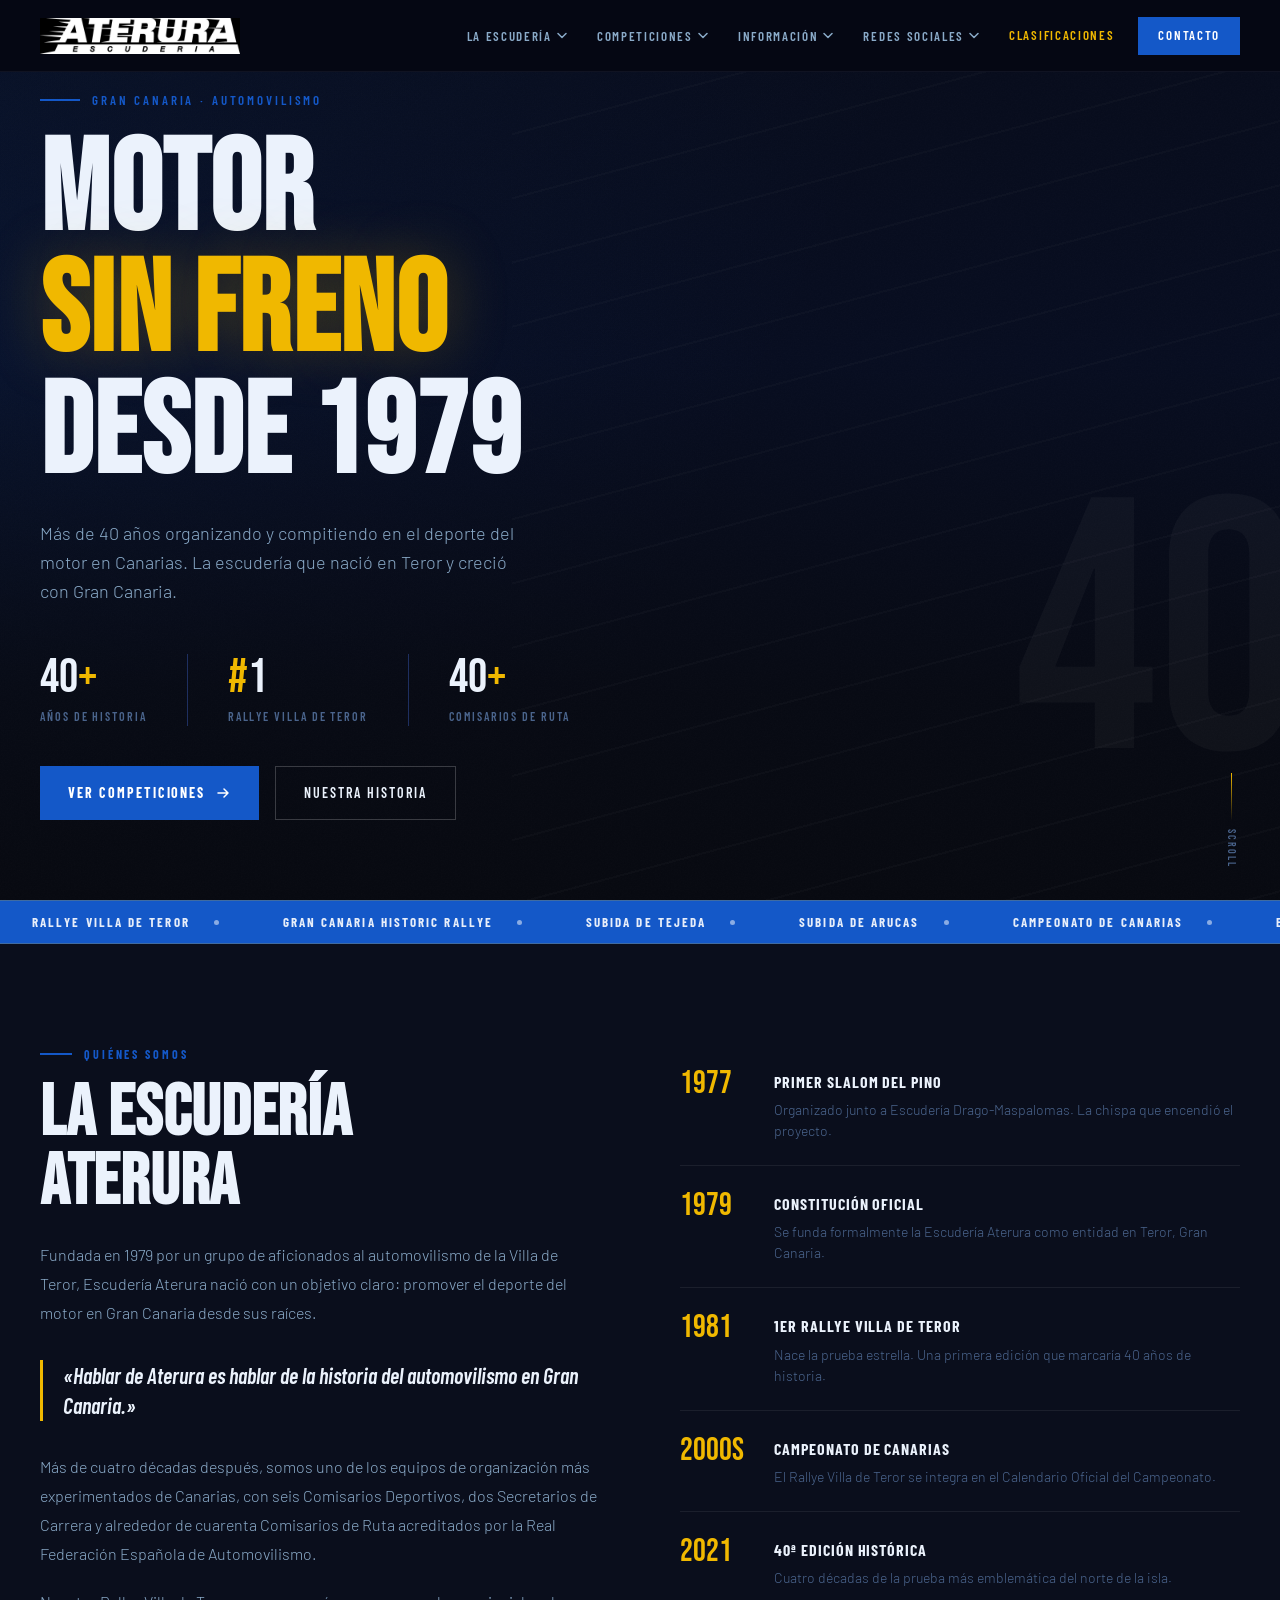
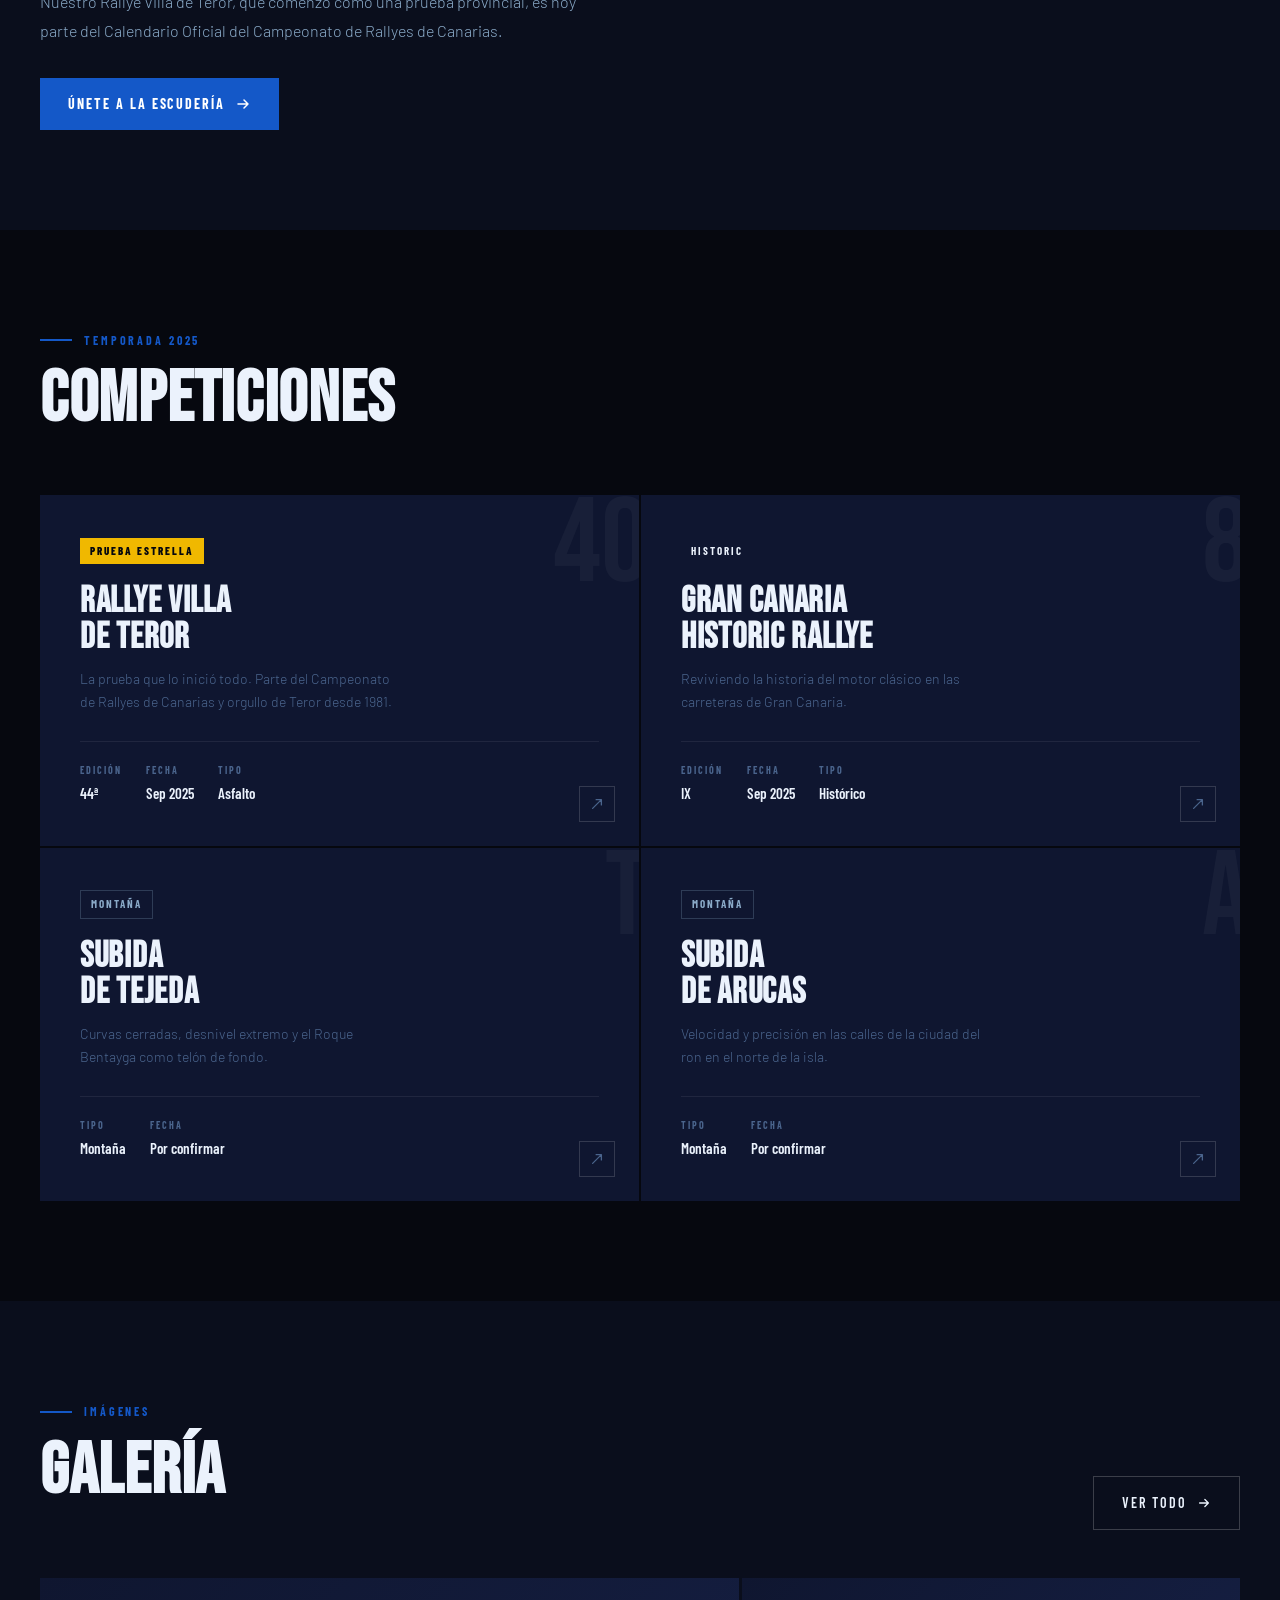
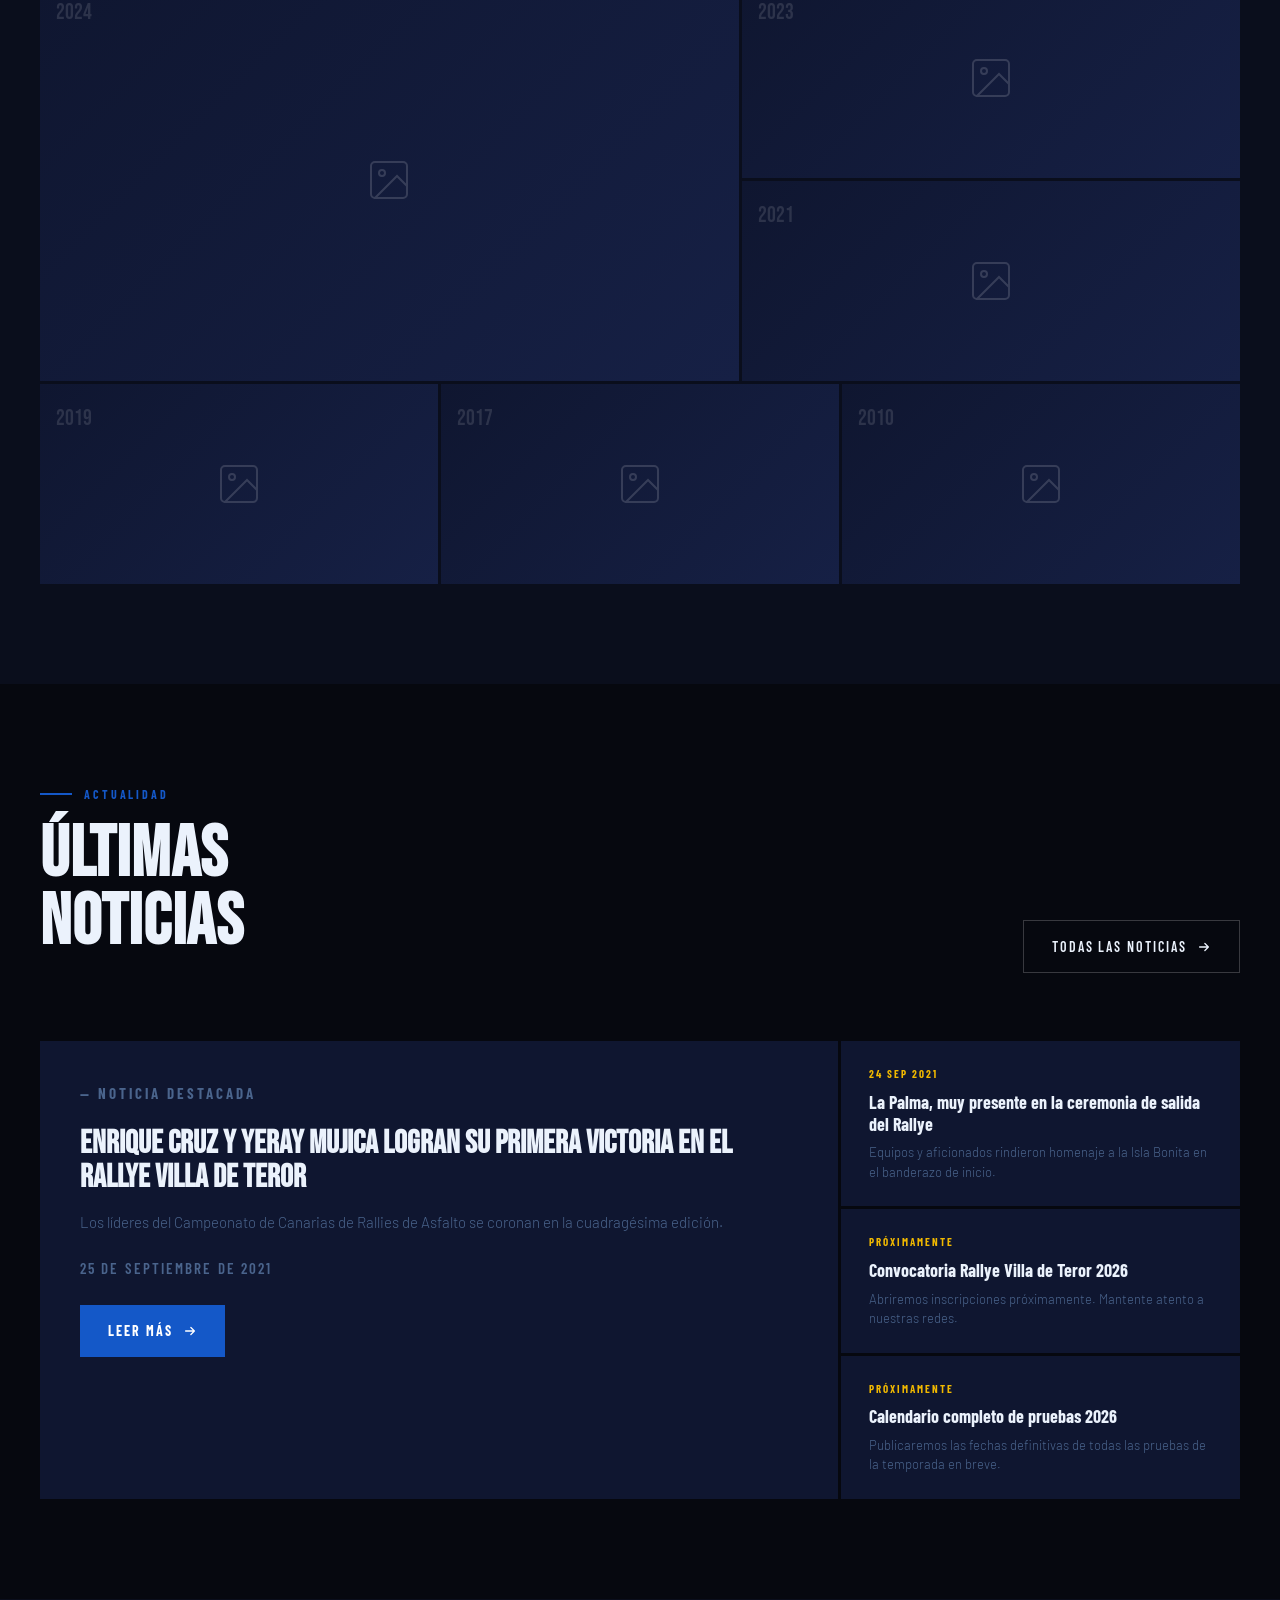
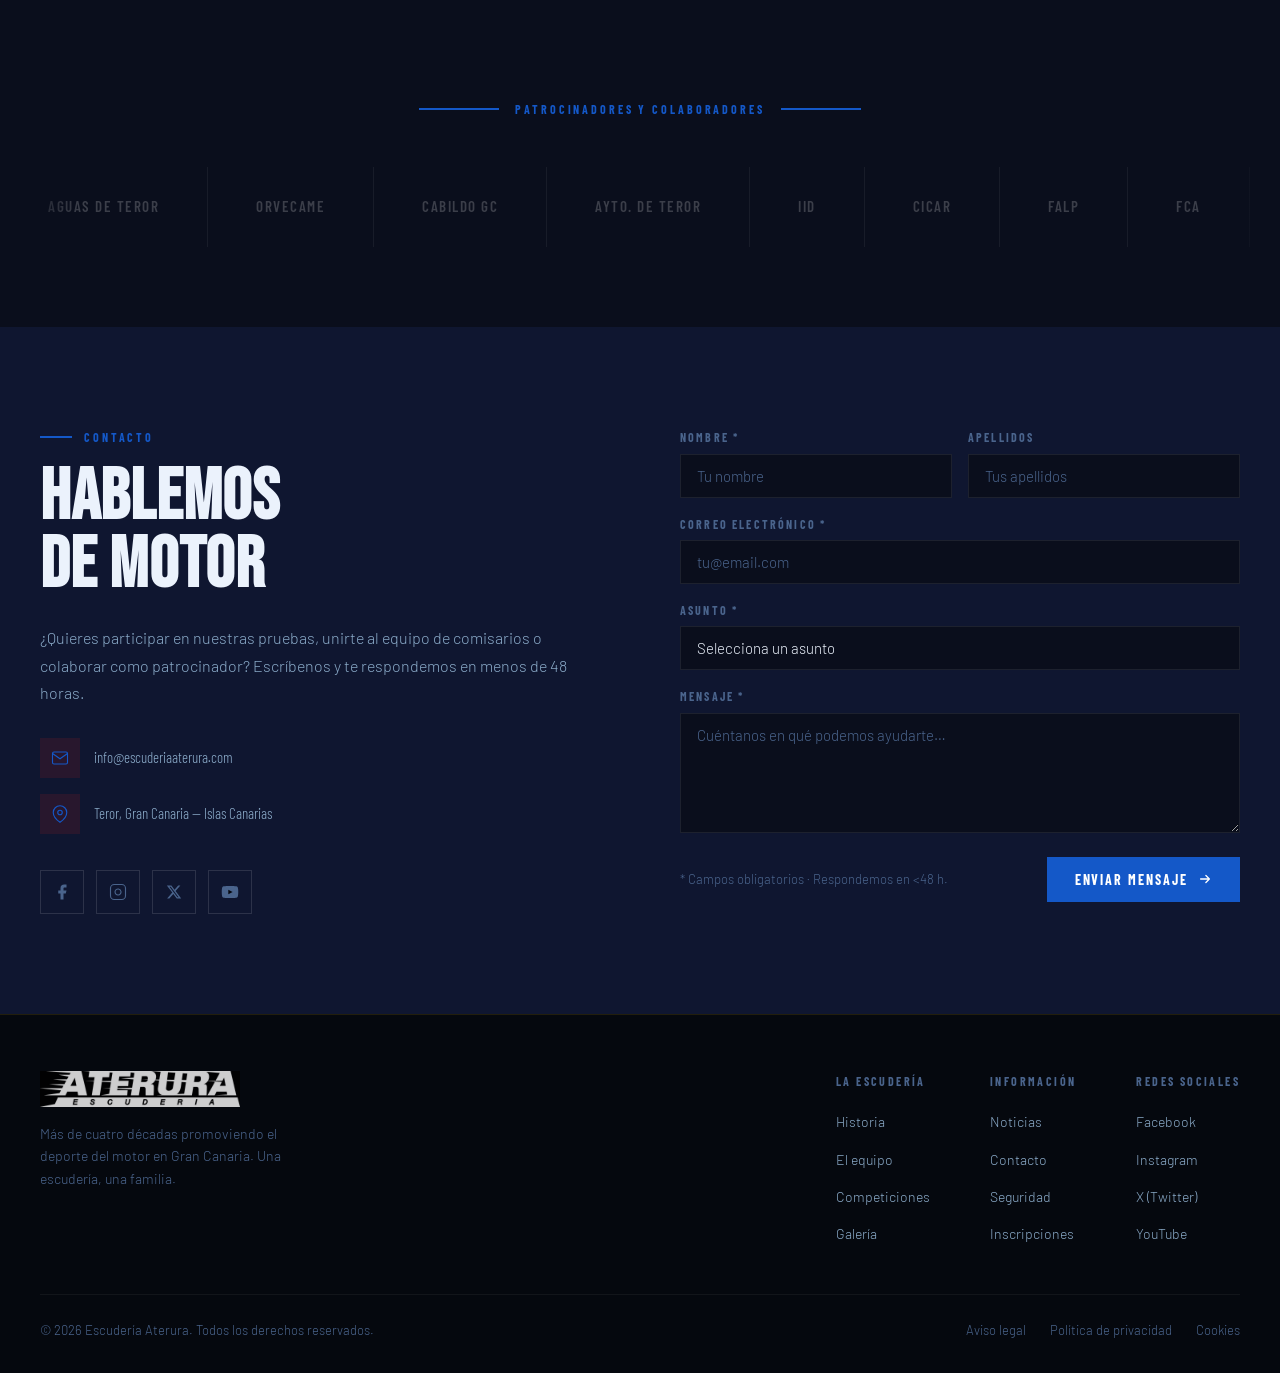
<file: index.html>
<!DOCTYPE html>
<html lang="es">
<head>
  <meta charset="UTF-8">
  <meta name="viewport" content="width=device-width, initial-scale=1.0">
  <meta name="description" content="Escudería Aterura — Más de 40 años de historia del motor en Gran Canaria. Organización y competición de rallyes en Canarias.">
  <meta property="og:title" content="Escudería Aterura">
  <meta property="og:description" content="Más de 40 años de historia del motor en Gran Canaria.">
  <meta property="og:type" content="website">
  <meta property="og:url" content="https://escuderiaaterura.com">
  <meta property="og:image" content="img/og-image.jpg">
  <meta name="theme-color" content="#0a0a0a">

  <title>Escudería Aterura — Motor en Gran Canaria</title>

  <!-- Google Fonts: carga diferida para no bloquear render -->
  <link rel="preconnect" href="https://fonts.googleapis.com">
  <link rel="preconnect" href="https://fonts.gstatic.com" crossorigin>
  <link href="https://fonts.googleapis.com/css2?family=Bebas+Neue&family=Barlow:ital,wght@0,300;0,400;0,500;0,600;1,300&family=Barlow+Condensed:wght@400;600;700&display=swap" rel="stylesheet">

  <!-- CSS — orden importante: variables → base → componentes → secciones → animaciones → nav -->
  <link rel="stylesheet" href="css/variables.css">
  <link rel="stylesheet" href="css/base.css">
  <link rel="stylesheet" href="css/components.css">
  <link rel="stylesheet" href="css/sections.css">
  <link rel="stylesheet" href="css/animations.css">
  <link rel="stylesheet" href="css/nav.css">
</head>
<body>

<!-- ═══════════════════════════════════════════
     NAVEGACIÓN FIJA
═══════════════════════════════════════════ -->
<nav id="navbar" role="banner">

  <a href="index.html" class="nav-logo" aria-label="Escudería Aterura — Inicio">
    <img src="img/logo-aterura-white.png" alt="Escudería Aterura" width="160" height="40">
  </a>

  <!-- Menú desktop con dropdowns -->
  <ul class="nav-desktop" role="menubar" aria-label="Navegación principal">

    <!-- La Escudería -->
    <li class="nav-item" role="none">
      <button role="menuitem" aria-haspopup="true" aria-expanded="false" data-dropdown="dd-escuderia">
        La Escudería
        <svg class="nav-chevron" viewBox="0 0 10 6" fill="none" aria-hidden="true">
          <path d="M1 1l4 4 4-4" stroke="currentColor" stroke-width="1.5" stroke-linecap="round" stroke-linejoin="round"/>
        </svg>
      </button>
      <div class="nav-dropdown" id="dd-escuderia" role="menu">
        <a href="#escuderia" role="menuitem">
          <svg class="dd-icon" viewBox="0 0 16 16" fill="none"><circle cx="8" cy="8" r="5.5" stroke="currentColor" stroke-width="1.2"/><path d="M8 5v3.5l2 1.2" stroke="currentColor" stroke-width="1.2" stroke-linecap="round"/></svg>
          Historia
        </a>
        <a href="#escuderia" role="menuitem">
          <svg class="dd-icon" viewBox="0 0 16 16" fill="none"><circle cx="8" cy="5" r="2.5" stroke="currentColor" stroke-width="1.2"/><path d="M2 13c0-3 2.7-5 6-5s6 2 6 5" stroke="currentColor" stroke-width="1.2" stroke-linecap="round"/></svg>
          El equipo
        </a>
        <div class="dd-sep"></div>
        <a href="#galeria" role="menuitem">
          <svg class="dd-icon" viewBox="0 0 16 16" fill="none"><rect x="2" y="2" width="12" height="12" rx="1.5" stroke="currentColor" stroke-width="1.2"/><circle cx="5.5" cy="5.5" r="1" stroke="currentColor" stroke-width="1.2"/><path d="M2 11l3-3 2.5 2.5L10 8l4 4" stroke="currentColor" stroke-width="1.2" stroke-linecap="round" stroke-linejoin="round"/></svg>
          Galería
        </a>
      </div>
    </li>

    <!-- Competiciones -->
    <li class="nav-item" role="none">
      <button role="menuitem" aria-haspopup="true" aria-expanded="false" data-dropdown="dd-comp">
        Competiciones
        <svg class="nav-chevron" viewBox="0 0 10 6" fill="none" aria-hidden="true">
          <path d="M1 1l4 4 4-4" stroke="currentColor" stroke-width="1.5" stroke-linecap="round" stroke-linejoin="round"/>
        </svg>
      </button>
      <div class="nav-dropdown" id="dd-comp" role="menu">
        <a href="#competiciones" role="menuitem">
          <svg class="dd-icon" viewBox="0 0 16 16" fill="none"><path d="M8 2l1.5 4H14l-3.5 2.5 1.5 4L8 10l-4 2.5 1.5-4L2 6h4.5z" stroke="currentColor" stroke-width="1.1" stroke-linejoin="round"/></svg>
          Rallye Villa de Teror
        </a>
        <a href="#competiciones" role="menuitem">
          <svg class="dd-icon" viewBox="0 0 16 16" fill="none"><circle cx="8" cy="8" r="5.5" stroke="currentColor" stroke-width="1.2"/><path d="M8 4v4l2.5 2" stroke="currentColor" stroke-width="1.2" stroke-linecap="round"/></svg>
          Gran Canaria Historic
        </a>
        <a href="#competiciones" role="menuitem">
          <svg class="dd-icon" viewBox="0 0 16 16" fill="none"><path d="M2 13L8 3l6 10H2z" stroke="currentColor" stroke-width="1.2" stroke-linejoin="round"/></svg>
          Subida de Tejeda
        </a>
        <a href="#competiciones" role="menuitem">
          <svg class="dd-icon" viewBox="0 0 16 16" fill="none"><path d="M2 13L8 3l6 10H2z" stroke="currentColor" stroke-width="1.2" stroke-linejoin="round"/></svg>
          Subida de Arucas
        </a>
      </div>
    </li>

    <!-- Información -->
    <li class="nav-item" role="none">
      <button role="menuitem" aria-haspopup="true" aria-expanded="false" data-dropdown="dd-info">
        Información
        <svg class="nav-chevron" viewBox="0 0 10 6" fill="none" aria-hidden="true">
          <path d="M1 1l4 4 4-4" stroke="currentColor" stroke-width="1.5" stroke-linecap="round" stroke-linejoin="round"/>
        </svg>
      </button>
      <div class="nav-dropdown" id="dd-info" role="menu">
        <a href="#noticias" role="menuitem">
          <svg class="dd-icon" viewBox="0 0 16 16" fill="none"><rect x="2" y="3" width="12" height="10" rx="1.5" stroke="currentColor" stroke-width="1.2"/><path d="M5 6h6M5 9h4" stroke="currentColor" stroke-width="1.2" stroke-linecap="round"/></svg>
          Noticias
        </a>
        <a href="pages/seguridad.html" role="menuitem">
          <svg class="dd-icon" viewBox="0 0 16 16" fill="none"><path d="M8 2l5.5 3v4c0 3-2.5 5-5.5 6C5.5 14 3 12 3 9V5L8 2z" stroke="currentColor" stroke-width="1.2" stroke-linejoin="round"/></svg>
          Seguridad espectadores
        </a>
        <a href="#contacto" role="menuitem">
          <svg class="dd-icon" viewBox="0 0 16 16" fill="none"><path d="M2 4h12v8a1 1 0 0 1-1 1H3a1 1 0 0 1-1-1V4z" stroke="currentColor" stroke-width="1.2"/><path d="M2 4l6 5 6-5" stroke="currentColor" stroke-width="1.2" stroke-linecap="round"/></svg>
          Inscripciones / Contacto
        </a>
      </div>
    </li>

    <!-- Redes Sociales -->
    <li class="nav-item" role="none">
      <button role="menuitem" aria-haspopup="true" aria-expanded="false" data-dropdown="dd-social">
        Redes Sociales
        <svg class="nav-chevron" viewBox="0 0 10 6" fill="none" aria-hidden="true">
          <path d="M1 1l4 4 4-4" stroke="currentColor" stroke-width="1.5" stroke-linecap="round" stroke-linejoin="round"/>
        </svg>
      </button>
      <div class="nav-dropdown dd-social" id="dd-social" role="menu">
        <a href="https://www.facebook.com/Escuder%C3%ADa-Aterura-127164814037622" target="_blank" rel="noopener noreferrer" role="menuitem">
          <svg class="dd-icon" viewBox="0 0 24 24" fill="currentColor"><path d="M18 2h-3a5 5 0 0 0-5 5v3H7v4h3v8h4v-8h3l1-4h-4V7a1 1 0 0 1 1-1h3z"/></svg>
          Facebook
        </a>
        <a href="https://www.instagram.com/escuderiaaterura/" target="_blank" rel="noopener noreferrer" role="menuitem">
          <svg class="dd-icon" viewBox="0 0 24 24" fill="none" stroke="currentColor" stroke-width="1.5"><rect x="2" y="2" width="20" height="20" rx="5"/><circle cx="12" cy="12" r="4"/><circle cx="17.5" cy="6.5" r="1" fill="currentColor" stroke="none"/></svg>
          Instagram
        </a>
        <a href="https://x.com/escuderiaterura" target="_blank" rel="noopener noreferrer" role="menuitem">
          <svg class="dd-icon" viewBox="0 0 24 24" fill="currentColor"><path d="M18.244 2.25h3.308l-7.227 8.26 8.502 11.24H16.17l-5.214-6.817L4.99 21.75H1.68l7.73-8.835L1.254 2.25H8.08l4.713 6.231zm-1.161 17.52h1.833L7.084 4.126H5.117z"/></svg>
          X (Twitter)
        </a>
        <a href="https://www.youtube.com/channel/UCiwivv2mEHWJW43suRwjZeQ" target="_blank" rel="noopener noreferrer" role="menuitem">
          <svg class="dd-icon" viewBox="0 0 24 24" fill="currentColor"><path d="M22.54 6.42a2.78 2.78 0 0 0-1.95-1.96C18.88 4 12 4 12 4s-6.88 0-8.59.46a2.78 2.78 0 0 0-1.95 1.96A29 29 0 0 0 1 12a29 29 0 0 0 .46 5.58A2.78 2.78 0 0 0 3.41 19.6C5.12 20 12 20 12 20s6.88 0 8.59-.46a2.78 2.78 0 0 0 1.95-1.95A29 29 0 0 0 23 12a29 29 0 0 0-.46-5.58z"/><polygon points="9.75 15.02 15.5 12 9.75 8.98 9.75 15.02" fill="#0a0a0a"/></svg>
          YouTube
        </a>
      </div>
    </li>

    <!-- Clasificaciones — acceso directo destacado -->
    <li class="nav-item" role="none">
      <a href="pages/clasificaciones.html" role="menuitem" style="color:var(--gold-light);">
        Clasificaciones
      </a>
    </li>

    <!-- CTA Contacto -->
    <li class="nav-item nav-cta-item" role="none">
      <a href="#contacto" role="menuitem">Contacto</a>
    </li>

  </ul>

  <!-- Hamburger (solo móvil ≤960px) -->
  <button class="hamburger" id="hamburger" aria-label="Abrir menú" aria-expanded="false" aria-controls="mobileMenu">
    <span></span><span></span><span></span>
  </button>

</nav>

<!-- Overlay menú móvil -->
<div class="mobile-overlay" id="mobileOverlay" aria-hidden="true"></div>

<!-- Panel menú móvil -->
<div class="mobile-menu" id="mobileMenu" role="dialog" aria-modal="true" aria-label="Menú de navegación">

  <!-- La Escudería -->
  <div class="mob-group">
    <button class="mob-group-btn" data-mob-group="mob-escuderia" aria-expanded="false">
      La Escudería
      <svg width="12" height="8" viewBox="0 0 10 6" fill="none" aria-hidden="true"><path d="M1 1l4 4 4-4" stroke="currentColor" stroke-width="1.5" stroke-linecap="round" stroke-linejoin="round"/></svg>
    </button>
    <div class="mob-sub" id="mob-escuderia">
      <a href="#escuderia" class="mob-link"><svg viewBox="0 0 16 16" fill="none"><circle cx="8" cy="8" r="5.5" stroke="currentColor" stroke-width="1.2"/></svg>Historia</a>
      <a href="#escuderia" class="mob-link"><svg viewBox="0 0 16 16" fill="none"><circle cx="8" cy="5" r="2.5" stroke="currentColor" stroke-width="1.2"/><path d="M2 13c0-3 2.7-5 6-5s6 2 6 5" stroke="currentColor" stroke-width="1.2" stroke-linecap="round"/></svg>El equipo</a>
      <a href="#galeria"   class="mob-link"><svg viewBox="0 0 16 16" fill="none"><rect x="2" y="2" width="12" height="12" rx="1.5" stroke="currentColor" stroke-width="1.2"/></svg>Galería</a>
    </div>
  </div>

  <!-- Competiciones -->
  <div class="mob-group">
    <button class="mob-group-btn" data-mob-group="mob-comp" aria-expanded="false">
      Competiciones
      <svg width="12" height="8" viewBox="0 0 10 6" fill="none" aria-hidden="true"><path d="M1 1l4 4 4-4" stroke="currentColor" stroke-width="1.5" stroke-linecap="round" stroke-linejoin="round"/></svg>
    </button>
    <div class="mob-sub" id="mob-comp">
      <a href="#competiciones" class="mob-link"><svg viewBox="0 0 16 16" fill="none"><path d="M8 2l1.5 4H14l-3.5 2.5 1.5 4L8 10l-4 2.5 1.5-4L2 6h4.5z" stroke="currentColor" stroke-width="1.1" stroke-linejoin="round"/></svg>Rallye Villa de Teror</a>
      <a href="#competiciones" class="mob-link"><svg viewBox="0 0 16 16" fill="none"><circle cx="8" cy="8" r="5.5" stroke="currentColor" stroke-width="1.2"/></svg>Gran Canaria Historic</a>
      <a href="#competiciones" class="mob-link"><svg viewBox="0 0 16 16" fill="none"><path d="M2 13L8 3l6 10H2z" stroke="currentColor" stroke-width="1.2" stroke-linejoin="round"/></svg>Subida de Tejeda</a>
      <a href="#competiciones" class="mob-link"><svg viewBox="0 0 16 16" fill="none"><path d="M2 13L8 3l6 10H2z" stroke="currentColor" stroke-width="1.2" stroke-linejoin="round"/></svg>Subida de Arucas</a>
    </div>
  </div>

  <!-- Información -->
  <div class="mob-group">
    <button class="mob-group-btn" data-mob-group="mob-info" aria-expanded="false">
      Información
      <svg width="12" height="8" viewBox="0 0 10 6" fill="none" aria-hidden="true"><path d="M1 1l4 4 4-4" stroke="currentColor" stroke-width="1.5" stroke-linecap="round" stroke-linejoin="round"/></svg>
    </button>
    <div class="mob-sub" id="mob-info">
      <a href="#noticias"          class="mob-link"><svg viewBox="0 0 16 16" fill="none"><rect x="2" y="3" width="12" height="10" rx="1.5" stroke="currentColor" stroke-width="1.2"/></svg>Noticias</a>
      <a href="pages/seguridad.html" class="mob-link"><svg viewBox="0 0 16 16" fill="none"><path d="M8 2l5.5 3v4c0 3-2.5 5-5.5 6C5.5 14 3 12 3 9V5L8 2z" stroke="currentColor" stroke-width="1.2" stroke-linejoin="round"/></svg>Seguridad espectadores</a>
      <a href="#contacto"          class="mob-link"><svg viewBox="0 0 16 16" fill="none"><path d="M2 4h12v8a1 1 0 0 1-1 1H3a1 1 0 0 1-1-1V4z" stroke="currentColor" stroke-width="1.2"/><path d="M2 4l6 5 6-5" stroke="currentColor" stroke-width="1.2" stroke-linecap="round"/></svg>Inscripciones / Contacto</a>
    </div>
  </div>

  <!-- Redes Sociales -->
  <div class="mob-group">
    <button class="mob-group-btn" data-mob-group="mob-social" aria-expanded="false">
      Redes Sociales
      <svg width="12" height="8" viewBox="0 0 10 6" fill="none" aria-hidden="true"><path d="M1 1l4 4 4-4" stroke="currentColor" stroke-width="1.5" stroke-linecap="round" stroke-linejoin="round"/></svg>
    </button>
    <div class="mob-sub" id="mob-social">
      <a href="https://www.facebook.com/Escuder%C3%ADa-Aterura-127164814037622" target="_blank" rel="noopener" class="mob-link"><svg viewBox="0 0 24 24" fill="currentColor"><path d="M18 2h-3a5 5 0 0 0-5 5v3H7v4h3v8h4v-8h3l1-4h-4V7a1 1 0 0 1 1-1h3z"/></svg>Facebook</a>
      <a href="https://www.instagram.com/escuderiaaterura/"                      target="_blank" rel="noopener" class="mob-link"><svg viewBox="0 0 24 24" fill="none" stroke="currentColor" stroke-width="1.5"><rect x="2" y="2" width="20" height="20" rx="5"/><circle cx="12" cy="12" r="4"/></svg>Instagram</a>
      <a href="https://x.com/escuderiaterura"                                    target="_blank" rel="noopener" class="mob-link"><svg viewBox="0 0 24 24" fill="currentColor"><path d="M18.244 2.25h3.308l-7.227 8.26 8.502 11.24H16.17l-5.214-6.817L4.99 21.75H1.68l7.73-8.835L1.254 2.25H8.08l4.713 6.231zm-1.161 17.52h1.833L7.084 4.126H5.117z"/></svg>X (Twitter)</a>
      <a href="https://www.youtube.com/channel/UCiwivv2mEHWJW43suRwjZeQ"        target="_blank" rel="noopener" class="mob-link"><svg viewBox="0 0 24 24" fill="currentColor"><path d="M22.54 6.42a2.78 2.78 0 0 0-1.95-1.96C18.88 4 12 4 12 4s-6.88 0-8.59.46a2.78 2.78 0 0 0-1.95 1.96A29 29 0 0 0 1 12a29 29 0 0 0 .46 5.58A2.78 2.78 0 0 0 3.41 19.6C5.12 20 12 20 12 20s6.88 0 8.59-.46a2.78 2.78 0 0 0 1.95-1.95A29 29 0 0 0 23 12a29 29 0 0 0-.46-5.58z"/><polygon points="9.75 15.02 15.5 12 9.75 8.98 9.75 15.02" fill="#0a0a0a"/></svg>YouTube</a>
    </div>
  </div>

  <a href="pages/clasificaciones.html" class="mob-direct" style="color:var(--gold-light);border-bottom:1px solid rgba(240,184,0,0.15);">
    🏆 Clasificaciones
  </a>

  <a href="#contacto" class="mob-direct mob-link">Contacto</a>

  <div class="mob-cta">
    <a href="#contacto" class="mob-link">
      Unirme a la escudería
      <svg width="14" height="14" viewBox="0 0 16 16" fill="none" aria-hidden="true"><path d="M3 8h10M9 4l4 4-4 4" stroke="currentColor" stroke-width="1.5" stroke-linecap="round" stroke-linejoin="round"/></svg>
    </a>
  </div>

</div>
<!-- /menú móvil -->


<!-- ═══════════════════════════════════════════
     HERO
═══════════════════════════════════════════ -->
<section class="hero" id="inicio" aria-label="Portada">
  <div class="hero-bg" aria-hidden="true"></div>
  <div class="hero-lines" aria-hidden="true"></div>
  <div class="hero-texture" aria-hidden="true"></div>
  <!-- Sustituir class="hero-image" src por imagen real del rallye -->
  <!-- <div class="hero-image" style="background-image: url('img/hero-rallye.jpg');"></div> -->
  <div class="hero-number" aria-hidden="true">40</div>

  <div class="hero-content">
    <div class="hero-eyebrow">
      <div class="hero-eyebrow-line" aria-hidden="true"></div>
      <span class="hero-eyebrow-text">Gran Canaria · Automovilismo</span>
    </div>

    <h1 class="hero-title">Motor<em>sin freno</em>desde 1979</h1>

    <p class="hero-subtitle">
      Más de 40 años organizando y compitiendo en el deporte del motor en Canarias. La escudería que nació en Teror y creció con Gran Canaria.
    </p>

    <div class="hero-stats" role="list">
      <div role="listitem">
        <div class="hero-stat-num">40<span>+</span></div>
        <div class="hero-stat-label">Años de historia</div>
      </div>
      <div class="hero-stat-divider" aria-hidden="true"></div>
      <div role="listitem">
        <div class="hero-stat-num"><span>#</span>1</div>
        <div class="hero-stat-label">Rallye Villa de Teror</div>
      </div>
      <div class="hero-stat-divider" aria-hidden="true"></div>
      <div role="listitem">
        <div class="hero-stat-num">40<span>+</span></div>
        <div class="hero-stat-label">Comisarios de ruta</div>
      </div>
    </div>

    <div class="hero-cta">
      <a href="#competiciones" class="btn-primary">
        Ver competiciones
        <svg width="16" height="16" viewBox="0 0 16 16" fill="none" aria-hidden="true"><path d="M3 8h10M9 4l4 4-4 4" stroke="currentColor" stroke-width="1.5" stroke-linecap="round" stroke-linejoin="round"/></svg>
      </a>
      <a href="#escuderia" class="btn-ghost">Nuestra historia</a>
    </div>
  </div>

  <div class="scroll-indicator" aria-hidden="true">
    <div class="scroll-line"></div>
    <span>Scroll</span>
  </div>
</section>


<!-- ═══════════════════════════════════════════
     TICKER
═══════════════════════════════════════════ -->
<div class="ticker" aria-hidden="true">
  <div class="ticker-track">
    <div class="ticker-item"><span>Rallye Villa de Teror</span><span class="ticker-dot"></span></div>
    <div class="ticker-item"><span>Gran Canaria Historic Rallye</span><span class="ticker-dot"></span></div>
    <div class="ticker-item"><span>Subida de Tejeda</span><span class="ticker-dot"></span></div>
    <div class="ticker-item"><span>Subida de Arucas</span><span class="ticker-dot"></span></div>
    <div class="ticker-item"><span>Campeonato de Canarias</span><span class="ticker-dot"></span></div>
    <div class="ticker-item"><span>Escudería Aterura · desde 1979</span><span class="ticker-dot"></span></div>
    <!-- duplicado para loop sin corte -->
    <div class="ticker-item"><span>Rallye Villa de Teror</span><span class="ticker-dot"></span></div>
    <div class="ticker-item"><span>Gran Canaria Historic Rallye</span><span class="ticker-dot"></span></div>
    <div class="ticker-item"><span>Subida de Tejeda</span><span class="ticker-dot"></span></div>
    <div class="ticker-item"><span>Subida de Arucas</span><span class="ticker-dot"></span></div>
    <div class="ticker-item"><span>Campeonato de Canarias</span><span class="ticker-dot"></span></div>
    <div class="ticker-item"><span>Escudería Aterura · desde 1979</span><span class="ticker-dot"></span></div>
  </div>
</div>


<!-- ═══════════════════════════════════════════
     ESCUDERÍA
═══════════════════════════════════════════ -->
<section class="about" id="escuderia">
  <div class="section-inner">
    <div class="about-grid">

      <div>
        <div class="section-label reveal">
          <div class="section-label-line"></div>
          <span class="section-label-text">Quiénes somos</span>
        </div>
        <h2 class="section-title reveal reveal-delay-1">La Escudería<br>Aterura</h2>

        <div class="about-text reveal reveal-delay-2">
          <p>Fundada en 1979 por un grupo de aficionados al automovilismo de la Villa de Teror, Escudería Aterura nació con un objetivo claro: promover el deporte del motor en Gran Canaria desde sus raíces.</p>
          <blockquote class="about-highlight">
            «Hablar de Aterura es hablar de la historia del automovilismo en Gran Canaria.»
          </blockquote>
          <p>Más de cuatro décadas después, somos uno de los equipos de organización más experimentados de Canarias, con seis Comisarios Deportivos, dos Secretarios de Carrera y alrededor de cuarenta Comisarios de Ruta acreditados por la Real Federación Española de Automovilismo.</p>
          <p>Nuestro Rallye Villa de Teror, que comenzó como una prueba provincial, es hoy parte del Calendario Oficial del Campeonato de Rallyes de Canarias.</p>
        </div>

        <div class="reveal reveal-delay-3" style="margin-top:32px;">
          <a href="#contacto" class="btn-primary">
            Únete a la escudería
            <svg width="16" height="16" viewBox="0 0 16 16" fill="none" aria-hidden="true"><path d="M3 8h10M9 4l4 4-4 4" stroke="currentColor" stroke-width="1.5" stroke-linecap="round" stroke-linejoin="round"/></svg>
          </a>
        </div>
      </div>

      <!-- Timeline -->
      <div class="about-milestones reveal reveal-delay-1">
        <div class="milestone">
          <div class="milestone-year">1977</div>
          <div class="milestone-content">
            <h3>Primer Slalom del Pino</h3>
            <p>Organizado junto a Escudería Drago-Maspalomas. La chispa que encendió el proyecto.</p>
          </div>
        </div>
        <div class="milestone">
          <div class="milestone-year">1979</div>
          <div class="milestone-content">
            <h3>Constitución oficial</h3>
            <p>Se funda formalmente la Escudería Aterura como entidad en Teror, Gran Canaria.</p>
          </div>
        </div>
        <div class="milestone">
          <div class="milestone-year">1981</div>
          <div class="milestone-content">
            <h3>1er Rallye Villa de Teror</h3>
            <p>Nace la prueba estrella. Una primera edición que marcaría 40 años de historia.</p>
          </div>
        </div>
        <div class="milestone">
          <div class="milestone-year">2000s</div>
          <div class="milestone-content">
            <h3>Campeonato de Canarias</h3>
            <p>El Rallye Villa de Teror se integra en el Calendario Oficial del Campeonato.</p>
          </div>
        </div>
        <div class="milestone">
          <div class="milestone-year">2021</div>
          <div class="milestone-content">
            <h3>40ª edición histórica</h3>
            <p>Cuatro décadas de la prueba más emblemática del norte de la isla.</p>
          </div>
        </div>
      </div>

    </div>
  </div>
</section>


<!-- ═══════════════════════════════════════════
     COMPETICIONES
═══════════════════════════════════════════ -->
<section class="competiciones" id="competiciones">
  <div class="section-inner">
    <div class="section-label reveal">
      <div class="section-label-line"></div>
      <span class="section-label-text" id="comp-season-label">Temporada 2025</span>
    </div>
    <h2 class="section-title reveal reveal-delay-1">Competiciones</h2>
    <div class="comp-grid" id="compGrid">
      <!-- Renderizado dinámicamente desde JSONBin. Fallback estático abajo. -->
      <a href="pages/rallye-villa-de-teror.html" class="comp-card reveal">
        <span class="comp-card-number" aria-hidden="true">40</span>
        <span class="badge badge-gold">Prueba estrella</span>
        <h3>Rallye Villa<br>de Teror</h3>
        <p>La prueba que lo inició todo. Parte del Campeonato de Rallyes de Canarias y orgullo de Teror desde 1981.</p>
        <div class="comp-card-meta">
          <div class="comp-meta-item"><span class="meta-label">Edición</span><span class="meta-val">44ª</span></div>
          <div class="comp-meta-item"><span class="meta-label">Fecha</span><span class="meta-val">Sep 2025</span></div>
          <div class="comp-meta-item"><span class="meta-label">Tipo</span><span class="meta-val">Asfalto</span></div>
        </div>
        <div class="comp-card-arrow" aria-hidden="true"><svg width="14" height="14" viewBox="0 0 16 16" fill="none"><path d="M3 13L13 3M13 3H7M13 3v6" stroke="currentColor" stroke-width="1.5" stroke-linecap="round" stroke-linejoin="round"/></svg></div>
      </a>
      <a href="pages/gran-canaria-historic.html" class="comp-card reveal reveal-delay-1">
        <span class="comp-card-number" aria-hidden="true">8</span>
        <span class="badge">Historic</span>
        <h3>Gran Canaria<br>Historic Rallye</h3>
        <p>Reviviendo la historia del motor clásico en las carreteras de Gran Canaria.</p>
        <div class="comp-card-meta">
          <div class="comp-meta-item"><span class="meta-label">Edición</span><span class="meta-val">IX</span></div>
          <div class="comp-meta-item"><span class="meta-label">Fecha</span><span class="meta-val">Sep 2025</span></div>
          <div class="comp-meta-item"><span class="meta-label">Tipo</span><span class="meta-val">Histórico</span></div>
        </div>
        <div class="comp-card-arrow" aria-hidden="true"><svg width="14" height="14" viewBox="0 0 16 16" fill="none"><path d="M3 13L13 3M13 3H7M13 3v6" stroke="currentColor" stroke-width="1.5" stroke-linecap="round" stroke-linejoin="round"/></svg></div>
      </a>
      <a href="pages/subida-tejeda.html" class="comp-card reveal reveal-delay-2">
        <span class="comp-card-number" aria-hidden="true">T</span>
        <span class="badge badge-outline">Montaña</span>
        <h3>Subida<br>de Tejeda</h3>
        <p>Curvas cerradas, desnivel extremo y el Roque Bentayga como telón de fondo.</p>
        <div class="comp-card-meta">
          <div class="comp-meta-item"><span class="meta-label">Tipo</span><span class="meta-val">Montaña</span></div>
          <div class="comp-meta-item"><span class="meta-label">Fecha</span><span class="meta-val">Por confirmar</span></div>
        </div>
        <div class="comp-card-arrow" aria-hidden="true"><svg width="14" height="14" viewBox="0 0 16 16" fill="none"><path d="M3 13L13 3M13 3H7M13 3v6" stroke="currentColor" stroke-width="1.5" stroke-linecap="round" stroke-linejoin="round"/></svg></div>
      </a>
      <a href="pages/subida-arucas.html" class="comp-card reveal reveal-delay-3">
        <span class="comp-card-number" aria-hidden="true">A</span>
        <span class="badge badge-outline">Montaña</span>
        <h3>Subida<br>de Arucas</h3>
        <p>Velocidad y precisión en las calles de la ciudad del ron en el norte de la isla.</p>
        <div class="comp-card-meta">
          <div class="comp-meta-item"><span class="meta-label">Tipo</span><span class="meta-val">Montaña</span></div>
          <div class="comp-meta-item"><span class="meta-label">Fecha</span><span class="meta-val">Por confirmar</span></div>
        </div>
        <div class="comp-card-arrow" aria-hidden="true"><svg width="14" height="14" viewBox="0 0 16 16" fill="none"><path d="M3 13L13 3M13 3H7M13 3v6" stroke="currentColor" stroke-width="1.5" stroke-linecap="round" stroke-linejoin="round"/></svg></div>
      </a>
    </div>
  </div>
</section>


<!-- ═══════════════════════════════════════════
     GALERÍA
═══════════════════════════════════════════ -->
<section class="galeria" id="galeria">
  <div class="section-inner">
    <div class="gallery-header">
      <div>
        <div class="section-label reveal">
          <div class="section-label-line"></div>
          <span class="section-label-text">Imágenes</span>
        </div>
        <h2 class="section-title reveal reveal-delay-1">Galería</h2>
      </div>
      <a href="pages/galeria.html" class="btn-ghost reveal reveal-delay-2">
        Ver todo
        <svg width="14" height="14" viewBox="0 0 16 16" fill="none" aria-hidden="true"><path d="M3 8h10M9 4l4 4-4 4" stroke="currentColor" stroke-width="1.5" stroke-linecap="round" stroke-linejoin="round"/></svg>
      </a>
    </div>

    <div class="gallery-grid reveal">
      <div class="gallery-item">
        <div class="gallery-placeholder">
          <svg width="48" height="48" viewBox="0 0 24 24" fill="none" aria-hidden="true"><rect x="3" y="3" width="18" height="18" rx="2" stroke="white" stroke-width="1"/><circle cx="8.5" cy="8.5" r="1.5" stroke="white" stroke-width="1"/><path d="M21 15l-5-5L5 21" stroke="white" stroke-width="1" stroke-linecap="round"/></svg>
        </div>
        <span class="gallery-year-tag" aria-hidden="true">2024</span>
        <div class="gallery-overlay"><span class="gallery-overlay-text">Rallye Villa de Teror 2024</span></div>
      </div>
      <div class="gallery-item">
        <div class="gallery-placeholder"><svg width="48" height="48" viewBox="0 0 24 24" fill="none" aria-hidden="true"><rect x="3" y="3" width="18" height="18" rx="2" stroke="white" stroke-width="1"/><circle cx="8.5" cy="8.5" r="1.5" stroke="white" stroke-width="1"/><path d="M21 15l-5-5L5 21" stroke="white" stroke-width="1" stroke-linecap="round"/></svg></div>
        <span class="gallery-year-tag" aria-hidden="true">2023</span>
        <div class="gallery-overlay"><span class="gallery-overlay-text">Gran Canaria Historic 2023</span></div>
      </div>
      <div class="gallery-item">
        <div class="gallery-placeholder"><svg width="48" height="48" viewBox="0 0 24 24" fill="none" aria-hidden="true"><rect x="3" y="3" width="18" height="18" rx="2" stroke="white" stroke-width="1"/><circle cx="8.5" cy="8.5" r="1.5" stroke="white" stroke-width="1"/><path d="M21 15l-5-5L5 21" stroke="white" stroke-width="1" stroke-linecap="round"/></svg></div>
        <span class="gallery-year-tag" aria-hidden="true">2021</span>
        <div class="gallery-overlay"><span class="gallery-overlay-text">40ª edición Rallye Teror</span></div>
      </div>
      <div class="gallery-item">
        <div class="gallery-placeholder"><svg width="48" height="48" viewBox="0 0 24 24" fill="none" aria-hidden="true"><rect x="3" y="3" width="18" height="18" rx="2" stroke="white" stroke-width="1"/><circle cx="8.5" cy="8.5" r="1.5" stroke="white" stroke-width="1"/><path d="M21 15l-5-5L5 21" stroke="white" stroke-width="1" stroke-linecap="round"/></svg></div>
        <span class="gallery-year-tag" aria-hidden="true">2019</span>
        <div class="gallery-overlay"><span class="gallery-overlay-text">Rallye Villa de Teror 2019</span></div>
      </div>
      <div class="gallery-item">
        <div class="gallery-placeholder"><svg width="48" height="48" viewBox="0 0 24 24" fill="none" aria-hidden="true"><rect x="3" y="3" width="18" height="18" rx="2" stroke="white" stroke-width="1"/><circle cx="8.5" cy="8.5" r="1.5" stroke="white" stroke-width="1"/><path d="M21 15l-5-5L5 21" stroke="white" stroke-width="1" stroke-linecap="round"/></svg></div>
        <span class="gallery-year-tag" aria-hidden="true">2017</span>
        <div class="gallery-overlay"><span class="gallery-overlay-text">Rallye Villa de Teror 2017</span></div>
      </div>
      <div class="gallery-item">
        <div class="gallery-placeholder"><svg width="48" height="48" viewBox="0 0 24 24" fill="none" aria-hidden="true"><rect x="3" y="3" width="18" height="18" rx="2" stroke="white" stroke-width="1"/><circle cx="8.5" cy="8.5" r="1.5" stroke="white" stroke-width="1"/><path d="M21 15l-5-5L5 21" stroke="white" stroke-width="1" stroke-linecap="round"/></svg></div>
        <span class="gallery-year-tag" aria-hidden="true">2010</span>
        <div class="gallery-overlay"><span class="gallery-overlay-text">Archivo histórico 2010</span></div>
      </div>
    </div>
  </div>
</section>


<!-- ═══════════════════════════════════════════
     NOTICIAS
═══════════════════════════════════════════ -->
<section class="noticias" id="noticias">
  <div class="section-inner">
    <div class="news-header">
      <div>
        <div class="section-label reveal">
          <div class="section-label-line"></div>
          <span class="section-label-text">Actualidad</span>
        </div>
        <h2 class="section-title reveal reveal-delay-1">Últimas<br>noticias</h2>
      </div>
      <a href="pages/noticias.html" class="btn-ghost reveal reveal-delay-2" style="margin-bottom:8px;">
        Todas las noticias
        <svg width="14" height="14" viewBox="0 0 16 16" fill="none" aria-hidden="true"><path d="M3 8h10M9 4l4 4-4 4" stroke="currentColor" stroke-width="1.5" stroke-linecap="round" stroke-linejoin="round"/></svg>
      </a>
    </div>

    <!-- Renderizado dinámicamente — fallback estático si JSONBin no responde -->
    <div id="indexNewsGrid" class="news-grid">
      <div class="news-featured">
        <p class="news-featured-badge">— Noticia destacada</p>
        <h3>Enrique Cruz y Yeray Mujica logran su primera victoria en el Rallye Villa de Teror</h3>
        <p>Los líderes del Campeonato de Canarias de Rallies de Asfalto se coronan en la cuadragésima edición.</p>
        <p class="news-date">25 de septiembre de 2021</p>
        <div style="margin-top:24px;">
          <a href="pages/noticias.html" class="btn-primary">
            Leer más
            <svg width="14" height="14" viewBox="0 0 16 16" fill="none" aria-hidden="true"><path d="M3 8h10M9 4l4 4-4 4" stroke="currentColor" stroke-width="1.5" stroke-linecap="round" stroke-linejoin="round"/></svg>
          </a>
        </div>
      </div>
      <div class="news-list">
        <a href="pages/noticias.html" class="news-item">
          <span class="news-item-date">24 sep 2021</span>
          <h4>La Palma, muy presente en la ceremonia de salida del Rallye</h4>
          <p>Equipos y aficionados rindieron homenaje a la Isla Bonita en el banderazo de inicio.</p>
        </a>
        <a href="pages/noticias.html" class="news-item">
          <span class="news-item-date">Próximamente</span>
          <h4>Convocatoria Rallye Villa de Teror 2026</h4>
          <p>Abriremos inscripciones próximamente. Mantente atento a nuestras redes.</p>
        </a>
        <a href="pages/noticias.html" class="news-item">
          <span class="news-item-date">Próximamente</span>
          <h4>Calendario completo de pruebas 2026</h4>
          <p>Publicaremos las fechas definitivas de todas las pruebas de la temporada en breve.</p>
        </a>
      </div>
    </div>
  </div>
</section>


<!-- ═══════════════════════════════════════════
     PATROCINADORES
═══════════════════════════════════════════ -->
<section class="sponsors" id="patrocinadores">
  <div class="section-inner" style="padding-bottom:0;">
    <div class="section-label sponsors-label-center reveal">
      <div class="section-label-line"></div>
      <span class="section-label-text">Patrocinadores y colaboradores</span>
      <div class="section-label-line"></div>
    </div>
  </div>

  <div class="sponsors-scroll-outer" aria-label="Patrocinadores">
    <div class="sponsors-track" aria-hidden="true">
      <div class="sponsor-logo"><span class="sponsor-logo-text">Aguas de Teror</span></div>
      <div class="sponsor-logo"><span class="sponsor-logo-text">Orvecame</span></div>
      <div class="sponsor-logo"><span class="sponsor-logo-text">Cabildo GC</span></div>
      <div class="sponsor-logo"><span class="sponsor-logo-text">Ayto. de Teror</span></div>
      <div class="sponsor-logo"><span class="sponsor-logo-text">IID</span></div>
      <div class="sponsor-logo"><span class="sponsor-logo-text">CICAR</span></div>
      <div class="sponsor-logo"><span class="sponsor-logo-text">FALP</span></div>
      <div class="sponsor-logo"><span class="sponsor-logo-text">FCA</span></div>
      <div class="sponsor-logo"><span class="sponsor-logo-text">RFEDA</span></div>
      <div class="sponsor-logo"><span class="sponsor-logo-text">BP Helios</span></div>
      <div class="sponsor-logo"><span class="sponsor-logo-text">Grupo Recalvi</span></div>
      <div class="sponsor-logo"><span class="sponsor-logo-text">Automotor Canarias</span></div>
      <!-- duplicado para loop -->
      <div class="sponsor-logo"><span class="sponsor-logo-text">Aguas de Teror</span></div>
      <div class="sponsor-logo"><span class="sponsor-logo-text">Orvecame</span></div>
      <div class="sponsor-logo"><span class="sponsor-logo-text">Cabildo GC</span></div>
      <div class="sponsor-logo"><span class="sponsor-logo-text">Ayto. de Teror</span></div>
      <div class="sponsor-logo"><span class="sponsor-logo-text">IID</span></div>
      <div class="sponsor-logo"><span class="sponsor-logo-text">CICAR</span></div>
      <div class="sponsor-logo"><span class="sponsor-logo-text">FALP</span></div>
      <div class="sponsor-logo"><span class="sponsor-logo-text">FCA</span></div>
      <div class="sponsor-logo"><span class="sponsor-logo-text">RFEDA</span></div>
      <div class="sponsor-logo"><span class="sponsor-logo-text">BP Helios</span></div>
      <div class="sponsor-logo"><span class="sponsor-logo-text">Grupo Recalvi</span></div>
      <div class="sponsor-logo"><span class="sponsor-logo-text">Automotor Canarias</span></div>
    </div>
  </div>
  <div style="height:80px;"></div>
</section>


<!-- ═══════════════════════════════════════════
     CONTACTO
═══════════════════════════════════════════ -->
<section class="contacto" id="contacto">
  <div class="section-inner">
    <div class="contact-grid">

      <div>
        <div class="section-label reveal">
          <div class="section-label-line"></div>
          <span class="section-label-text">Contacto</span>
        </div>
        <h2 class="section-title reveal reveal-delay-1">Hablemos<br>de motor</h2>
        <p class="reveal reveal-delay-2" style="font-size:16px;color:var(--light);line-height:1.7;margin-bottom:32px;">
          ¿Quieres participar en nuestras pruebas, unirte al equipo de comisarios o colaborar como patrocinador? Escríbenos y te respondemos en menos de 48 horas.
        </p>

        <div class="contact-detail reveal reveal-delay-2">
          <div class="contact-detail-icon">
            <svg width="18" height="18" viewBox="0 0 24 24" fill="none" aria-hidden="true"><path d="M4 4h16c1.1 0 2 .9 2 2v12c0 1.1-.9 2-2 2H4c-1.1 0-2-.9-2-2V6c0-1.1.9-2 2-2z" stroke="currentColor" stroke-width="1.5"/><polyline points="22,6 12,13 2,6" stroke="currentColor" stroke-width="1.5"/></svg>
          </div>
          <span class="contact-detail-text">
            <a href="mailto:info@escuderiaaterura.com">info@escuderiaaterura.com</a>
          </span>
        </div>

        <div class="contact-detail reveal reveal-delay-2">
          <div class="contact-detail-icon">
            <svg width="18" height="18" viewBox="0 0 24 24" fill="none" aria-hidden="true"><path d="M21 10c0 7-9 13-9 13s-9-6-9-13a9 9 0 0 1 18 0z" stroke="currentColor" stroke-width="1.5"/><circle cx="12" cy="10" r="3" stroke="currentColor" stroke-width="1.5"/></svg>
          </div>
          <span class="contact-detail-text">Teror, Gran Canaria — Islas Canarias</span>
        </div>

        <div class="social-links reveal reveal-delay-3" role="list" aria-label="Redes sociales">
          <a href="https://www.facebook.com/Escuder%C3%ADa-Aterura-127164814037622" class="social-link" aria-label="Facebook" role="listitem" target="_blank" rel="noopener noreferrer">
            <svg width="18" height="18" viewBox="0 0 24 24" fill="currentColor" aria-hidden="true"><path d="M18 2h-3a5 5 0 0 0-5 5v3H7v4h3v8h4v-8h3l1-4h-4V7a1 1 0 0 1 1-1h3z"/></svg>
          </a>
          <a href="https://www.instagram.com/escuderiaaterura/" class="social-link" aria-label="Instagram" role="listitem" target="_blank" rel="noopener noreferrer">
            <svg width="18" height="18" viewBox="0 0 24 24" fill="none" stroke="currentColor" stroke-width="1.5" aria-hidden="true"><rect x="2" y="2" width="20" height="20" rx="5"/><path d="M16 11.37A4 4 0 1 1 12.63 8 4 4 0 0 1 16 11.37z"/><line x1="17.5" y1="6.5" x2="17.51" y2="6.5"/></svg>
          </a>
          <a href="https://x.com/escuderiaterura" class="social-link" aria-label="X (Twitter)" role="listitem" target="_blank" rel="noopener noreferrer">
            <svg width="16" height="16" viewBox="0 0 24 24" fill="currentColor" aria-hidden="true"><path d="M18.244 2.25h3.308l-7.227 8.26 8.502 11.24H16.17l-5.214-6.817L4.99 21.75H1.68l7.73-8.835L1.254 2.25H8.08l4.713 6.231zm-1.161 17.52h1.833L7.084 4.126H5.117z"/></svg>
          </a>
          <a href="https://www.youtube.com/channel/UCiwivv2mEHWJW43suRwjZeQ" class="social-link" aria-label="YouTube" role="listitem" target="_blank" rel="noopener noreferrer">
            <svg width="18" height="18" viewBox="0 0 24 24" fill="currentColor" aria-hidden="true"><path d="M22.54 6.42a2.78 2.78 0 0 0-1.95-1.96C18.88 4 12 4 12 4s-6.88 0-8.59.46a2.78 2.78 0 0 0-1.95 1.96A29 29 0 0 0 1 12a29 29 0 0 0 .46 5.58A2.78 2.78 0 0 0 3.41 19.6C5.12 20 12 20 12 20s6.88 0 8.59-.46a2.78 2.78 0 0 0 1.95-1.95A29 29 0 0 0 23 12a29 29 0 0 0-.46-5.58z"/><polygon points="9.75 15.02 15.5 12 9.75 8.98 9.75 15.02" fill="var(--dark)"/></svg>
          </a>
        </div>
      </div>

      <!-- Formulario -->
      <div class="reveal reveal-delay-2">
        <form class="contact-form" id="contactForm" novalidate>
          <div class="form-row">
            <div class="form-group">
              <label for="nombre">Nombre *</label>
              <input type="text" id="nombre" name="nombre" placeholder="Tu nombre" autocomplete="given-name" required>
            </div>
            <div class="form-group">
              <label for="apellidos">Apellidos</label>
              <input type="text" id="apellidos" name="apellidos" placeholder="Tus apellidos" autocomplete="family-name">
            </div>
          </div>
          <div class="form-group">
            <label for="email">Correo electrónico *</label>
            <input type="email" id="email" name="email" placeholder="tu@email.com" autocomplete="email" required>
          </div>
          <div class="form-group">
            <label for="asunto">Asunto *</label>
            <select id="asunto" name="asunto" required>
              <option value="" disabled selected>Selecciona un asunto</option>
              <option value="participacion">Quiero participar como piloto</option>
              <option value="comisario">Unirme como comisario / voluntario</option>
              <option value="patrocinio">Información sobre patrocinio</option>
              <option value="prensa">Acreditación de prensa</option>
              <option value="otro">Otro</option>
            </select>
          </div>
          <div class="form-group">
            <label for="mensaje">Mensaje *</label>
            <textarea id="mensaje" name="mensaje" placeholder="Cuéntanos en qué podemos ayudarte…" required></textarea>
          </div>
          <div class="form-submit">
            <span class="form-note">* Campos obligatorios · Respondemos en &lt;48 h.</span>
            <button type="submit" class="btn-primary" id="submitBtn">
              Enviar mensaje
              <svg width="14" height="14" viewBox="0 0 16 16" fill="none" aria-hidden="true"><path d="M3 8h10M9 4l4 4-4 4" stroke="currentColor" stroke-width="1.5" stroke-linecap="round" stroke-linejoin="round"/></svg>
            </button>
          </div>
          <div id="formMessage" class="form-message" role="alert" aria-live="polite"></div>
        </form>
      </div>

    </div>
  </div>
</section>


<!-- ═══════════════════════════════════════════
     FOOTER
═══════════════════════════════════════════ -->
<footer>
  <div class="footer-inner">
    <div class="footer-top">
      <div class="footer-brand">
        <a href="index.html" class="nav-logo" aria-label="Escudería Aterura">
          <img src="img/logo-aterura-white.png" alt="Escudería Aterura" width="140" height="35" style="opacity:0.8;">
        </a>
        <p>Más de cuatro décadas promoviendo el deporte del motor en Gran Canaria. Una escudería, una familia.</p>
      </div>

      <nav class="footer-nav" aria-label="Pie de página">
        <div class="footer-nav-group">
          <h5>La escudería</h5>
          <ul>
            <li><a href="#escuderia">Historia</a></li>
            <li><a href="#escuderia">El equipo</a></li>
            <li><a href="#competiciones">Competiciones</a></li>
            <li><a href="#galeria">Galería</a></li>
          </ul>
        </div>
        <div class="footer-nav-group">
          <h5>Información</h5>
          <ul>
            <li><a href="pages/noticias.html">Noticias</a></li>
            <li><a href="#contacto">Contacto</a></li>
            <li><a href="pages/seguridad.html">Seguridad</a></li>
            <li><a href="#contacto">Inscripciones</a></li>
          </ul>
        </div>
        <div class="footer-nav-group">
          <h5>Redes sociales</h5>
          <ul>
            <li><a href="https://www.facebook.com/Escuder%C3%ADa-Aterura-127164814037622" target="_blank" rel="noopener">Facebook</a></li>
            <li><a href="https://www.instagram.com/escuderiaaterura/" target="_blank" rel="noopener">Instagram</a></li>
            <li><a href="https://x.com/escuderiaterura" target="_blank" rel="noopener">X (Twitter)</a></li>
            <li><a href="https://www.youtube.com/channel/UCiwivv2mEHWJW43suRwjZeQ" target="_blank" rel="noopener">YouTube</a></li>
          </ul>
        </div>
      </nav>
    </div>

    <div class="footer-bottom">
      <span class="footer-copy">&copy; <span id="year"></span> Escudería Aterura. Todos los derechos reservados.</span>
      <div class="footer-legal">
        <a href="pages/aviso-legal.html">Aviso legal</a>
        <a href="pages/privacidad.html">Política de privacidad</a>
        <a href="pages/cookies.html">Cookies</a>
      </div>
    </div>
  </div>
</footer>


<!-- ═══════════════════════════════════════════
     JS — cargado al final para no bloquear render
═══════════════════════════════════════════ -->
<script>
  document.getElementById('year').textContent = new Date().getFullYear();
</script>
<script src="js/nav.js"></script>
<script src="js/animations.js"></script>
<script src="js/form.js"></script>
<script src="data/sync-config.js"></script>

<script>
/* ════════════════════════════════════════════════════════
   ESCUDERÍA ATERURA — index.html — carga dinámica
   UN SOLO fetch a JSONBin reparte datos a:
     · Competiciones  (_competiciones)
     · Temporada      (_config.season)
     · Noticias       (_noticias)
════════════════════════════════════════════════════════ */
(async function initIndex() {

  /* ── 1. Lee el bin (una sola petición) ── */
  const binId  = (typeof SYNC_CONFIG !== 'undefined') ? SYNC_CONFIG.bin_id : '';
  const apiUrl = (typeof SYNC_CONFIG !== 'undefined') ? SYNC_CONFIG.api_url : 'https://api.jsonbin.io/v3/b';

  let remote = null;
  if (binId) {
    try {
      const res = await fetch(`${apiUrl}/${binId}/latest`);
      if (res.ok) {
        const json = await res.json();
        remote = json.record || null;
      }
    } catch (e) {
      console.warn('[Index] JSONBin no disponible:', e.message);
    }
  }

  /* ── 2. Competiciones ── */
  if (remote?._competiciones?.length) {
    const arrowSvg = `<svg width="14" height="14" viewBox="0 0 16 16" fill="none"><path d="M3 13L13 3M13 3H7M13 3v6" stroke="currentColor" stroke-width="1.5" stroke-linecap="round" stroke-linejoin="round"/></svg>`;

    function renderCard(c, delay) {
      const metas = [[c.m1l,c.m1v],[c.m2l,c.m2v],[c.m3l,c.m3v]]
        .filter(([l,v]) => l || v)
        .map(([l,v]) => `<div class="comp-meta-item"><span class="meta-label">${l}</span><span class="meta-val">${v}</span></div>`)
        .join('');
      return `<a href="${c.url||'#'}" class="comp-card reveal${delay?` reveal-delay-${delay}`:''}">
        <span class="comp-card-number" aria-hidden="true">${c.numero||''}</span>
        <span class="${c.badge_tipo||'badge-outline'}">${c.badge_texto||''}</span>
        <h3>${c.titulo1||''}<br>${c.titulo2||''}</h3>
        <p>${c.desc||''}</p>
        ${metas ? `<div class="comp-card-meta">${metas}</div>` : ''}
        <div class="comp-card-arrow" aria-hidden="true">${arrowSvg}</div>
      </a>`;
    }

    const grid = document.getElementById('compGrid');
    if (grid) {
      grid.innerHTML = remote._competiciones.map((c,i) => renderCard(c,[0,1,2,3][i]||0)).join('');
      if (typeof IntersectionObserver !== 'undefined') {
        const obs = new IntersectionObserver(entries => {
          entries.forEach(e => {
            if (e.isIntersecting) {
              e.target.style.cssText += 'opacity:1;transform:translateY(0);transition:opacity 0.7s ease,transform 0.7s ease;';
              obs.unobserve(e.target);
            }
          });
        }, { threshold: 0.08 });
        grid.querySelectorAll('.reveal').forEach(el => {
          el.style.opacity = '0';
          el.style.transform = 'translateY(32px)';
          obs.observe(el);
        });
      }
    }
  }

  /* ── 3. Temporada (config) ── */
  if (remote?._config?.season) {
    const el = document.getElementById('comp-season-label');
    if (el) el.textContent = `Temporada ${remote._config.season}`;
  }

  /* ── 4. Noticias ── */
  const noticias = (remote?._noticias || [])
    .filter(n => n.estado === 'publicada')
    .sort((a,b) => new Date(b.fecha) - new Date(a.fecha))
    .slice(0, 4);

  if (noticias.length) {
    /* Modal */
    const modal     = document.getElementById('indexArticleModal');
    const modalBody = document.getElementById('indexArticleContent');
    const closeBtn  = document.getElementById('indexArticleClose');

    function closeModal() { modal.style.display='none'; document.body.style.overflow=''; }
    closeBtn.addEventListener('click', closeModal);
    modal.addEventListener('click', e => { if (e.target===modal) closeModal(); });
    document.addEventListener('keydown', e => { if (e.key==='Escape') closeModal(); });

    function fmtLong(iso) {
      if (!iso) return '';
      try { return new Date(iso).toLocaleDateString('es-ES',{day:'numeric',month:'long',year:'numeric'}); } catch { return iso; }
    }
    function fmtShort(iso) {
      if (!iso) return '';
      try { return new Date(iso).toLocaleDateString('es-ES',{day:'numeric',month:'short',year:'numeric'}); } catch { return iso; }
    }

    window._indexOpenArticle = function(id) {
      const n = noticias.find(x => x.id === id);
      if (!n) return;
      const imgHtml  = n.imagen ? `<img src="${n.imagen}" alt="${n.titulo}" style="width:100%;max-height:340px;object-fit:cover;display:block;margin-bottom:28px;" onerror="this.style.display='none'">` : '';
      const bodyHtml = (n.contenido||n.extracto||'').split('\n\n').filter(Boolean)
        .map(p=>`<p style="font-size:15px;color:var(--light);line-height:1.85;margin-bottom:18px;">${p.replace(/\n/g,'<br>')}</p>`).join('');
      modalBody.innerHTML = `
        <p style="font-family:var(--font-condensed);font-size:11px;font-weight:700;letter-spacing:0.22em;text-transform:uppercase;color:var(--gold-light);margin-bottom:14px;">${n.categoria||'Noticias'}</p>
        <h2 style="font-family:var(--font-display);font-size:clamp(26px,4vw,44px);line-height:0.95;color:var(--white);margin-bottom:18px;">${n.titulo}</h2>
        <p style="font-family:var(--font-condensed);font-size:12px;font-weight:600;letter-spacing:0.14em;text-transform:uppercase;color:var(--muted);margin-bottom:28px;padding-bottom:20px;border-bottom:1px solid rgba(138,170,200,0.08);">${fmtLong(n.fecha)}${n.autor?` · ${n.autor}`:''}</p>
        ${imgHtml}${bodyHtml||'<p style="color:var(--muted);">Sin contenido.</p>'}`;
      modal.style.display = 'block';
      modal.scrollTop = 0;
      document.body.style.overflow = 'hidden';
    };

    /* Renderiza el grid */
    const [dest, ...resto] = noticias;
    const arrowSvg = `<svg width="14" height="14" viewBox="0 0 16 16" fill="none"><path d="M3 8h10M9 4l4 4-4 4" stroke="currentColor" stroke-width="1.5" stroke-linecap="round" stroke-linejoin="round"/></svg>`;
    const grid = document.getElementById('indexNewsGrid');
    if (grid) {
      grid.innerHTML = `
        <div class="news-featured" style="cursor:pointer;" onclick="_indexOpenArticle('${dest.id}')">
          <p class="news-featured-badge">— ${dest.categoria||'Noticia destacada'}</p>
          <h3>${dest.titulo}</h3>
          <p>${dest.extracto||''}</p>
          <p class="news-date">${fmtShort(dest.fecha)}${dest.autor?` · ${dest.autor}`:''}</p>
          <div style="margin-top:24px;">
            <span class="btn-primary" style="display:inline-flex;align-items:center;gap:8px;cursor:pointer;">
              Leer artículo ${arrowSvg}
            </span>
          </div>
        </div>
        <div class="news-list">
          ${resto.map((n,i)=>`
            <div class="news-item" style="cursor:pointer;" onclick="_indexOpenArticle('${n.id}')">
              <span class="news-item-date">${fmtShort(n.fecha)}</span>
              <h4>${n.titulo}</h4>
              <p>${n.extracto||''}</p>
            </div>`).join('')}
        </div>`;
    }
  }

})();
</script>
<!-- ═══ MODAL ARTÍCULO — Noticias ═══ -->
<div id="indexArticleModal" style="display:none;position:fixed;inset:0;z-index:500;background:rgba(6,8,20,0.94);backdrop-filter:blur(8px);overflow-y:auto;padding:40px 24px;">
  <div style="max-width:760px;margin:0 auto;background:var(--dark-2);border:1px solid rgba(138,170,200,0.1);border-top:3px solid var(--gold-light);padding:48px;position:relative;">
    <button id="indexArticleClose" aria-label="Cerrar"
      style="position:absolute;top:20px;right:20px;background:none;border:1px solid rgba(138,170,200,0.2);color:var(--muted);width:36px;height:36px;font-size:18px;cursor:pointer;display:flex;align-items:center;justify-content:center;transition:all 0.2s;"
      onmouseover="this.style.borderColor='var(--red)';this.style.color='var(--red)'"
      onmouseout="this.style.borderColor='rgba(138,170,200,0.2)';this.style.color='var(--muted)'">✕</button>
    <div id="indexArticleContent"></div>
    <div style="margin-top:32px;padding-top:24px;border-top:1px solid rgba(138,170,200,0.08);">
      <a href="pages/noticias.html"
        style="font-family:var(--font-condensed);font-size:13px;font-weight:700;letter-spacing:0.12em;text-transform:uppercase;color:var(--gold-light);text-decoration:none;">
        Ver todas las noticias →
      </a>
    </div>
  </div>
</div>

</body>
</html>
</file>
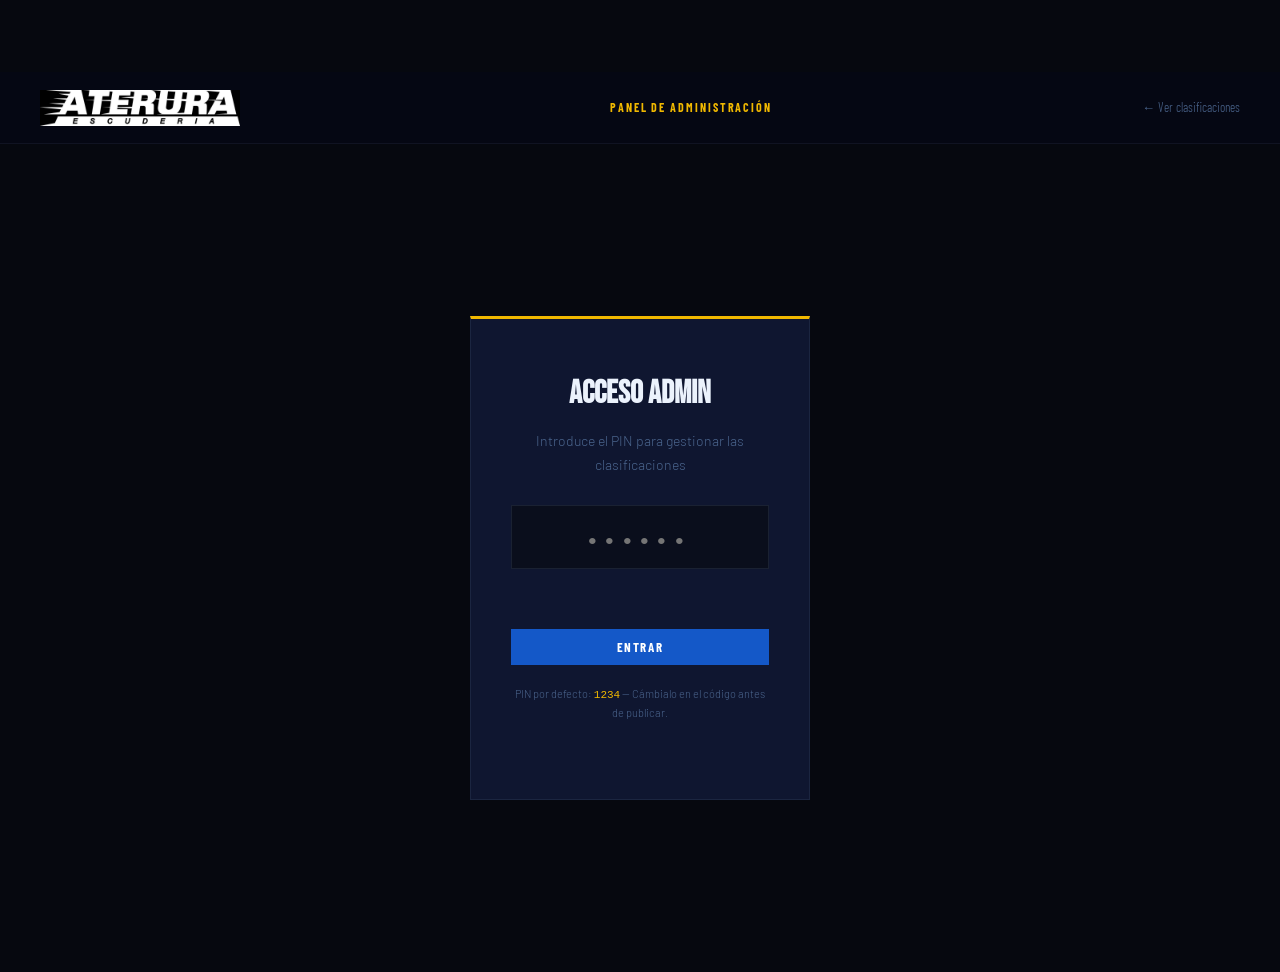
<file: pages/clasificaciones-admin.html>
<!DOCTYPE html>
<html lang="es">
<head>
  <meta charset="UTF-8">
  <meta name="viewport" content="width=device-width, initial-scale=1.0">
  <meta name="robots" content="noindex, nofollow">
  <title>Admin Clasificaciones — Escudería Aterura</title>

  <link rel="preconnect" href="https://fonts.googleapis.com">
  <link rel="preconnect" href="https://fonts.gstatic.com" crossorigin>
  <link href="https://fonts.googleapis.com/css2?family=Bebas+Neue&family=Barlow:ital,wght@0,300;0,400;0,500;0,600;1,300&family=Barlow+Condensed:wght@400;600;700&display=swap" rel="stylesheet">

  <link rel="stylesheet" href="../css/variables.css">
  <link rel="stylesheet" href="../css/base.css">
  <link rel="stylesheet" href="../css/nav.css">

  <style>
    /* ── Pantalla de PIN ── */
    .pin-screen {
      min-height: calc(100vh - var(--nav-h));
      display: flex;
      align-items: center;
      justify-content: center;
      background: var(--dark);
    }
    .pin-card {
      background: var(--dark-3);
      border: 1px solid rgba(138,170,200,0.1);
      border-top: 3px solid var(--gold-light);
      padding: 48px 40px;
      width: 340px;
      text-align: center;
    }
    .pin-card h2 {
      font-family: var(--font-display);
      font-size: 32px;
      color: var(--white);
      margin-bottom: 8px;
    }
    .pin-card p { font-size: 14px; color: var(--muted); margin-bottom: 28px; }
    .pin-input {
      width: 100%;
      background: var(--dark-2);
      border: 1px solid rgba(138,170,200,0.12);
      color: var(--white);
      font-family: var(--font-body);
      font-size: 28px;
      text-align: center;
      letter-spacing: 0.3em;
      padding: 14px;
      outline: none;
      margin-bottom: 16px;
      transition: border-color 0.2s;
    }
    .pin-input:focus { border-color: var(--gold-light); }
    .pin-error { font-size: 13px; color: var(--red); margin-top: 8px; min-height: 20px; }

    /* ── Panel admin ── */
    .admin-panel { display: none; }
    .admin-panel.visible { display: block; }

    .admin-header {
      background: var(--dark-3);
      border-bottom: 2px solid var(--gold-light);
      padding: 20px 40px;
      display: flex;
      align-items: center;
      justify-content: space-between;
      flex-wrap: wrap;
      gap: 12px;
    }
    .admin-header h1 {
      font-family: var(--font-display);
      font-size: 28px;
      color: var(--white);
    }
    .admin-header p { font-size: 13px; color: var(--muted); }

    .admin-inner {
      max-width: 1100px;
      margin: 0 auto;
      padding: 40px;
    }

    .admin-section {
      background: var(--dark-3);
      border: 1px solid rgba(138,170,200,0.08);
      padding: 32px;
      margin-bottom: 24px;
    }
    .admin-section h3 {
      font-family: var(--font-condensed);
      font-size: 14px;
      font-weight: 700;
      letter-spacing: 0.18em;
      text-transform: uppercase;
      color: var(--gold-light);
      margin-bottom: 20px;
      padding-bottom: 12px;
      border-bottom: 1px solid rgba(138,170,200,0.07);
    }

    /* Formulario de config */
    .config-grid {
      display: grid;
      grid-template-columns: 1fr 1fr;
      gap: 16px;
    }
    .form-g { display: flex; flex-direction: column; gap: 6px; }
    .form-g label {
      font-family: var(--font-condensed);
      font-size: 11px;
      font-weight: 700;
      letter-spacing: 0.16em;
      text-transform: uppercase;
      color: var(--muted);
    }
    .form-g input, .form-g select, .form-g textarea {
      background: var(--dark-2);
      border: 1px solid rgba(138,170,200,0.1);
      color: var(--white);
      font-family: var(--font-body);
      font-size: 14px;
      padding: 10px 14px;
      outline: none;
      transition: border-color 0.2s;
      width: 100%;
    }
    .form-g input:focus, .form-g select:focus, .form-g textarea:focus {
      border-color: var(--red);
    }
    .form-g input::placeholder { color: var(--muted); font-size: 13px; }
    .form-g .hint { font-size: 11px; color: var(--muted); margin-top: 3px; }
    .form-g .hint a { color: var(--gold-light); }
    .form-g textarea { resize: vertical; min-height: 120px; font-size: 13px; font-family: monospace; }
    .form-full { grid-column: 1/-1; }

    /* Botones admin */
    .btn-admin {
      display: inline-flex;
      align-items: center;
      gap: 8px;
      padding: 10px 22px;
      font-family: var(--font-condensed);
      font-size: 13px;
      font-weight: 700;
      letter-spacing: 0.12em;
      text-transform: uppercase;
      cursor: pointer;
      border: none;
      transition: all 0.2s;
    }
    .btn-save   { background: var(--red); color: #fff; }
    .btn-save:hover { background: var(--red-light); }
    .btn-gold   { background: var(--gold-light); color: #06080F; }
    .btn-gold:hover { background: #FFCC00; }
    .btn-danger { background: transparent; border: 1px solid rgba(220,60,60,0.4); color: #E05050; }
    .btn-danger:hover { background: rgba(220,60,60,0.1); }
    .btn-ghost  { background: transparent; border: 1px solid rgba(138,170,200,0.2); color: var(--light); }
    .btn-ghost:hover { border-color: rgba(138,170,200,0.5); }

    .btn-row { display: flex; gap: 10px; flex-wrap: wrap; margin-top: 20px; }

    /* Tabla de entrada manual */
    .manual-table { width: 100%; border-collapse: collapse; font-size: 13px; }
    .manual-table th {
      background: var(--dark-4);
      font-family: var(--font-condensed);
      font-size: 11px;
      font-weight: 700;
      letter-spacing: 0.14em;
      text-transform: uppercase;
      color: var(--muted);
      padding: 8px 10px;
      text-align: left;
    }
    .manual-table td { padding: 4px 4px; }
    .manual-table input {
      background: var(--dark-2);
      border: 1px solid rgba(138,170,200,0.08);
      color: var(--white);
      font-family: var(--font-body);
      font-size: 13px;
      padding: 6px 8px;
      width: 100%;
      outline: none;
    }
    .manual-table input:focus { border-color: var(--gold-light); }
    .manual-table .td-pt input { width: 48px; text-align: center; }

    /* Status toast */
    .toast {
      display: none;
      position: fixed;
      bottom: 32px;
      right: 32px;
      background: var(--dark-3);
      border: 1px solid rgba(138,170,200,0.12);
      border-left: 3px solid var(--gold-light);
      padding: 14px 20px;
      font-family: var(--font-condensed);
      font-size: 14px;
      color: var(--white);
      z-index: 999;
      animation: fadeUp 0.3s ease;
    }
    .toast.visible { display: block; }
    .toast.error   { border-left-color: #E05050; }

    /* Cache info */
    .cache-item {
      display: flex;
      align-items: center;
      justify-content: space-between;
      padding: 10px 0;
      border-bottom: 1px solid rgba(138,170,200,0.05);
      font-size: 13px;
      color: var(--light);
      gap: 12px;
    }
    .cache-item:last-child { border-bottom: none; }
    .cache-key { font-family: monospace; font-size: 12px; color: var(--muted); flex: 1; }
    .cache-age { color: var(--muted); font-size: 12px; white-space: nowrap; }
    .cache-empty { font-size: 13px; color: var(--muted); padding: 12px 0; }

    @keyframes fadeUp { from { opacity:0; transform: translateY(8px); } to { opacity:1; transform: translateY(0); } }

    @media (max-width: 768px) {
      .admin-inner    { padding: 24px; }
      .admin-header   { padding: 16px 24px; }
      .admin-section  { padding: 20px; }
      .config-grid    { grid-template-columns: 1fr; }
      .form-full      { grid-column: 1; }
    }
  </style>
</head>
<body>

<!-- NAV minimal -->
<nav id="navbar" role="banner" style="position:relative;height:var(--nav-h);">
  <a href="../index.html" class="nav-logo" aria-label="Escudería Aterura">
    <img src="../img/logo-aterura-white.png" alt="Escudería Aterura" width="140" height="35">
  </a>
  <span style="font-family:var(--font-condensed);font-size:12px;font-weight:700;letter-spacing:0.16em;text-transform:uppercase;color:var(--gold-light);">Panel de Administración</span>
  <a href="clasificaciones.html" style="font-family:var(--font-condensed);font-size:13px;color:var(--muted);text-decoration:none;">← Ver clasificaciones</a>
</nav>

<!-- ══════════ PANTALLA DE PIN ══════════ -->
<div class="pin-screen" id="pinScreen">
  <div class="pin-card">
    <h2>Acceso admin</h2>
    <p>Introduce el PIN para gestionar las clasificaciones</p>
    <input type="password" class="pin-input" id="pinInput" maxlength="6" placeholder="••••••" autocomplete="current-password" inputmode="numeric">
    <div class="pin-error" id="pinError"></div>
    <div style="margin-top:16px;">
      <button class="btn-admin btn-save" onclick="checkPin()" style="width:100%;justify-content:center;">Entrar</button>
    </div>
    <p style="margin-top:20px;font-size:11px;color:var(--muted);">PIN por defecto: <code style="color:var(--gold-light);">1234</code> — Cámbialo en el código antes de publicar.</p>
  </div>
</div>

<!-- ══════════ PANEL ADMIN ══════════ -->
<div class="admin-panel" id="adminPanel">

  <div class="admin-header">
    <div>
      <h1>Clasificaciones — Admin</h1>
      <p>Gestiona los datos de clasificaciones y la configuración de fuentes</p>
    </div>
    <button class="btn-admin btn-danger" onclick="logout()">Cerrar sesión</button>
  </div>

  <div class="admin-inner">

    <!-- ── Sección 1: Configuración de Google Sheets ── -->
    <div class="admin-section">
      <h3>📊 Configuración de Google Sheets</h3>
      <p style="font-size:14px;color:var(--light);margin-bottom:20px;line-height:1.6;">
        Cada campeonato puede tener su propio Google Sheet.
        <a href="https://sheets.google.com" target="_blank" rel="noopener" style="color:var(--gold-light);">Crea el sheet aquí</a>,
        publícalo (<em>Archivo → Publicar en la web</em>) y pega el ID abajo.
        El ID es la cadena larga en la URL del sheet.
      </p>

      <div class="config-grid">
        <div class="form-g">
          <label>Sheet ID — WRC</label>
          <input type="text" id="cfg-wrc-id" placeholder="1BxiMVs0XRA5nFMdKvBdBZjgmUUqptlbs74OgVE2upms">
          <span class="hint">Pestañas: WRC-Asfalto-Pilotos, WRC-Asfalto-Copilotos, WRC-Asfalto-Equipos</span>
        </div>
        <div class="form-g">
          <label>Días caché — WRC</label>
          <input type="number" id="cfg-wrc-ttl" value="3" min="1" max="30">
          <span class="hint">Días antes de refrescar datos del Sheet</span>
        </div>

        <div class="form-g">
          <label>Sheet ID — CERA España</label>
          <input type="text" id="cfg-cera-id" placeholder="ID de tu Google Sheet para CERA">
          <span class="hint">Pestañas: CERA-Asfalto-Pilotos, CERA-Montana-Pilotos…</span>
        </div>
        <div class="form-g">
          <label>Días caché — CERA</label>
          <input type="number" id="cfg-cera-ttl" value="3" min="1" max="30">
        </div>

        <div class="form-g">
          <label>Sheet ID — Campeonato Canarias</label>
          <input type="text" id="cfg-can-id" placeholder="ID de tu Google Sheet para Canarias">
          <span class="hint">Pestañas: CAN-Asfalto-Pilotos, CAN-Montana-Pilotos, CAN-Regular-Pilotos…</span>
        </div>
        <div class="form-g">
          <label>Días caché — Canarias</label>
          <input type="number" id="cfg-can-ttl" value="3" min="1" max="30">
        </div>

        <div class="form-g form-full">
          <label>Temporada activa</label>
          <input type="number" id="cfg-season" value="2025" min="2000" max="2099">
        </div>
      </div>

      <div class="btn-row">
        <button class="btn-admin btn-save" onclick="saveConfig()">Guardar configuración</button>
        <button class="btn-admin btn-ghost" onclick="loadConfig()">Recargar</button>
      </div>

      <div id="configSaved" style="display:none;margin-top:12px;font-family:var(--font-condensed);font-size:13px;color:#3CB371;">
        ✓ Configuración guardada. Recarga la página de clasificaciones para aplicarla.
      </div>

      <div style="margin-top:24px;padding:16px;background:rgba(240,184,0,0.06);border:1px solid rgba(240,184,0,0.15);">
        <h4 style="font-family:var(--font-condensed);font-size:12px;font-weight:700;letter-spacing:0.16em;text-transform:uppercase;color:var(--gold-light);margin-bottom:10px;">Estructura del Google Sheet</h4>
        <pre style="font-size:12px;color:var(--light);line-height:1.7;overflow-x:auto;">
Fila 1 (cabeceras):  POS | PILOTO | COPILOTO | EQUIPO | VEHICULO | R1 | R2 | R3 | ... | TOTAL
Fila 2 (pruebas):    -   |   -    |    -     |   -    |    -     | Montecarlo | Suecia | Kenya | ... | -
Fila 3+:             1   | T.Neuville | M.Wydaeghe | Hyundai WRT | i20N R1 | 25 | 18 | 25 | ... | 169</pre>
      </div>
    </div>

    <!-- ── Sección 2: Sincronización cross-dispositivo (JSONBin) ── -->
    <div class="admin-section" id="syncSection">
      <h3>🔄 Sincronización entre dispositivos</h3>

      <!-- Estado actual -->
      <div id="syncStatus" style="margin-bottom:20px;padding:14px 18px;display:flex;align-items:center;gap:12px;">
        <span id="syncDot" style="width:10px;height:10px;border-radius:50%;background:var(--mid);flex-shrink:0;"></span>
        <span id="syncMsg" style="font-family:var(--font-condensed);font-size:13px;letter-spacing:0.08em;color:var(--muted);">Cargando estado de sincronización…</span>
      </div>

      <div class="config-grid">
        <div class="form-g">
          <label>API Key (Master Key de JSONBin) <span style="color:var(--red)">— privada, no subir al repo</span></label>
          <input type="password" id="sync-apikey" placeholder="$2a$10$..." autocomplete="off">
          <span class="hint">
            Obtén tu Master Key en <a href="https://jsonbin.io/app/apikeys" target="_blank" rel="noopener" style="color:var(--gold-light);">jsonbin.io/app/apikeys</a>
            (registro gratuito, no requiere tarjeta)
          </span>
        </div>
        <div class="form-g">
          <label>Bin ID <span style="color:var(--muted)">— público, se sube al repo en sync-config.js</span></label>
          <input type="text" id="sync-binid" placeholder="64a3f2e1…" readonly style="opacity:0.7;cursor:default;">
          <span class="hint">Se genera automáticamente al crear el bin. Cópialo en <code style="color:var(--gold-light);">data/sync-config.js</code></span>
        </div>
      </div>

      <div class="btn-row" style="margin-top:16px;">
        <button class="btn-admin btn-save"  onclick="syncSetup()">🚀 Crear bin y activar sincronización</button>
        <button class="btn-admin btn-gold"  onclick="syncNow()">↻ Forzar sincronización ahora</button>
        <button class="btn-admin btn-ghost" onclick="saveSyncKey()">💾 Guardar API Key</button>
        <button class="btn-admin btn-ghost" onclick="syncDiagnose()">🔍 Diagnóstico</button>
      </div>

      <!-- Panel de diagnóstico -->
      <div id="diagBox" style="display:none;margin-top:16px;background:var(--dark-2);border:1px solid rgba(138,170,200,0.1);padding:16px;font-family:monospace;font-size:12px;line-height:1.8;color:var(--light);overflow-x:auto;white-space:pre-wrap;"></div>

      <!-- Caja de instrucciones post-setup -->
      <div id="syncSetupBox" style="display:none;margin-top:20px;background:rgba(60,179,113,0.07);border:1px solid rgba(60,179,113,0.2);border-left:3px solid #3CB371;padding:16px 20px;">
        <h4 style="font-family:var(--font-condensed);font-size:12px;font-weight:700;letter-spacing:0.16em;text-transform:uppercase;color:#3CB371;margin-bottom:12px;">✓ Bin creado — Último paso</h4>
        <p style="font-size:13px;color:var(--light);line-height:1.7;margin-bottom:12px;">
          Copia el Bin ID de arriba y pégalo en <code style="color:var(--gold-light);">data/sync-config.js</code> en la línea <code style="color:var(--gold-light);">bin_id: ''</code>, luego haz commit y push al repositorio.
        </p>
        <div style="background:var(--dark-2);padding:12px 16px;font-family:monospace;font-size:13px;color:var(--gold-light);overflow-x:auto;" id="syncConfigPreview"></div>
        <button class="btn-admin btn-ghost" style="margin-top:12px;" onclick="copySyncConfig()">Copiar contenido de sync-config.js</button>
      </div>

      <div style="margin-top:20px;padding:14px;background:rgba(20,88,200,0.05);border:1px solid rgba(20,88,200,0.12);">
        <p style="font-size:13px;color:var(--light);line-height:1.7;">
          <strong style="color:var(--white);">Cómo funciona:</strong>
          Al guardar una clasificación se escribe simultáneamente en tu navegador (acceso instantáneo) y en JSONBin (acceso desde cualquier dispositivo).
          Otros dispositivos sincronizan automáticamente al abrir la página de clasificaciones, con un mínimo de 60 minutos entre lecturas remotas para no agotar el plan gratuito (10.000 peticiones/mes).
        </p>
      </div>
    </div>

    <!-- ── Sección 3: Guía completa de actualización ── -->
    <div class="admin-section">
      <h3>📋 Guía completa de actualización de clasificaciones</h3>

      <div style="display:grid;grid-template-columns:1fr 1fr;gap:20px;margin-bottom:24px;">

        <div style="background:rgba(240,184,0,0.05);border:1px solid rgba(240,184,0,0.15);padding:20px;">
          <h4 style="font-family:var(--font-condensed);font-size:12px;font-weight:700;letter-spacing:0.16em;text-transform:uppercase;color:var(--gold-light);margin-bottom:14px;">Opción A — Google Sheets (recomendado)</h4>
          <ol style="font-size:13px;color:var(--light);line-height:1.8;padding-left:18px;">
            <li>Crea un Google Sheet en <a href="https://sheets.google.com" target="_blank" rel="noopener" style="color:var(--gold-light);">sheets.google.com</a></li>
            <li>Crea una pestaña por cada tabla (ver nombres abajo)</li>
            <li>Respeta la estructura de filas exacta</li>
            <li>Ve a <em>Archivo → Compartir → Publicar en la web</em> → Publicar</li>
            <li>Copia el ID de la URL del sheet y pégalo en "Configuración de Google Sheets" arriba</li>
            <li>Guarda la configuración</li>
            <li>La web se actualiza automáticamente cada <strong style="color:var(--white);">N días</strong> según el TTL configurado</li>
          </ol>
        </div>

        <div style="background:rgba(20,88,200,0.05);border:1px solid rgba(20,88,200,0.15);padding:20px;">
          <h4 style="font-family:var(--font-condensed);font-size:12px;font-weight:700;letter-spacing:0.16em;text-transform:uppercase;color:var(--red);margin-bottom:14px;">Opción B — Entrada manual</h4>
          <ol style="font-size:13px;color:var(--light);line-height:1.8;padding-left:18px;">
            <li>Ve a la sección "Entrada manual de datos" más abajo</li>
            <li>Selecciona campeonato, disciplina y categoría</li>
            <li>Introduce los nombres de las pruebas separados por coma</li>
            <li>Rellena los datos fila a fila</li>
            <li>Pulsa <strong style="color:var(--white);">Guardar en caché</strong></li>
            <li>Los datos aparecerán en la página de clasificaciones inmediatamente</li>
            <li>Repite el proceso cada vez que quieras actualizar</li>
          </ol>
        </div>

      </div>

      <!-- Nombres de pestañas del sheet -->
      <h4 style="font-family:var(--font-condensed);font-size:12px;font-weight:700;letter-spacing:0.16em;text-transform:uppercase;color:var(--muted);margin-bottom:12px;">Nombres exactos de pestañas del Google Sheet</h4>
      <div style="display:grid;grid-template-columns:repeat(3,1fr);gap:12px;margin-bottom:20px;">
        <div style="background:var(--dark-4);padding:14px;">
          <p style="font-family:var(--font-condensed);font-size:11px;font-weight:700;letter-spacing:0.14em;text-transform:uppercase;color:var(--muted);margin-bottom:8px;">🌍 WRC</p>
          <p style="font-family:monospace;font-size:12px;color:var(--gold-light);line-height:1.9;">WRC-Asfalto-Pilotos<br>WRC-Asfalto-Equipos</p>
        </div>
        <div style="background:var(--dark-4);padding:14px;">
          <p style="font-family:var(--font-condensed);font-size:11px;font-weight:700;letter-spacing:0.14em;text-transform:uppercase;color:var(--muted);margin-bottom:8px;">🇪🇸 CERA España</p>
          <p style="font-family:monospace;font-size:12px;color:var(--gold-light);line-height:1.9;">CERA-Asfalto-Pilotos<br>CERA-Asfalto-Equipos<br>CERA-Montana-Pilotos</p>
        </div>
        <div style="background:var(--dark-4);padding:14px;">
          <p style="font-family:var(--font-condensed);font-size:11px;font-weight:700;letter-spacing:0.14em;text-transform:uppercase;color:var(--muted);margin-bottom:8px;">🐉 Canarias</p>
          <p style="font-family:monospace;font-size:12px;color:var(--gold-light);line-height:1.9;">CAN-Asfalto-Pilotos<br>CAN-Asfalto-Equipos<br>CAN-Montana-Pilotos<br>CAN-Regular-Pilotos</p>
        </div>
      </div>

      <!-- Estructura exacta de filas -->
      <h4 style="font-family:var(--font-condensed);font-size:12px;font-weight:700;letter-spacing:0.16em;text-transform:uppercase;color:var(--muted);margin-bottom:10px;">Estructura exacta de cada pestaña</h4>
      <div style="background:var(--dark-2);border:1px solid rgba(138,170,200,0.08);padding:16px;overflow-x:auto;">
        <table style="border-collapse:collapse;font-size:12px;font-family:monospace;white-space:nowrap;">
          <tr style="background:rgba(240,184,0,0.08);">
            <td style="padding:6px 12px;color:var(--gold-light);font-weight:700;border:1px solid rgba(138,170,200,0.1);">Fila 1<br><small style="color:var(--muted);">(cabeceras)</small></td>
            <td style="padding:6px 12px;border:1px solid rgba(138,170,200,0.1);color:var(--light);">POS</td>
            <td style="padding:6px 12px;border:1px solid rgba(138,170,200,0.1);color:var(--light);">PILOTO</td>
            <td style="padding:6px 12px;border:1px solid rgba(138,170,200,0.1);color:var(--light);">COPILOTO</td>
            <td style="padding:6px 12px;border:1px solid rgba(138,170,200,0.1);color:var(--light);">EQUIPO</td>
            <td style="padding:6px 12px;border:1px solid rgba(138,170,200,0.1);color:var(--light);">VEHICULO</td>
            <td style="padding:6px 12px;border:1px solid rgba(138,170,200,0.1);color:var(--white);">R1</td>
            <td style="padding:6px 12px;border:1px solid rgba(138,170,200,0.1);color:var(--white);">R2</td>
            <td style="padding:6px 12px;border:1px solid rgba(138,170,200,0.1);color:var(--white);">R3</td>
            <td style="padding:6px 12px;border:1px solid rgba(138,170,200,0.1);color:var(--muted);">…</td>
            <td style="padding:6px 12px;border:1px solid rgba(138,170,200,0.1);color:var(--gold-light);">TOTAL</td>
          </tr>
          <tr style="background:rgba(20,88,200,0.05);">
            <td style="padding:6px 12px;color:var(--red);font-weight:700;border:1px solid rgba(138,170,200,0.1);">Fila 2<br><small style="color:var(--muted);">(pruebas)</small></td>
            <td style="padding:6px 12px;border:1px solid rgba(138,170,200,0.1);color:var(--muted);">-</td>
            <td style="padding:6px 12px;border:1px solid rgba(138,170,200,0.1);color:var(--muted);">-</td>
            <td style="padding:6px 12px;border:1px solid rgba(138,170,200,0.1);color:var(--muted);">-</td>
            <td style="padding:6px 12px;border:1px solid rgba(138,170,200,0.1);color:var(--muted);">-</td>
            <td style="padding:6px 12px;border:1px solid rgba(138,170,200,0.1);color:var(--muted);">-</td>
            <td style="padding:6px 12px;border:1px solid rgba(138,170,200,0.1);color:var(--white);">Montecarlo</td>
            <td style="padding:6px 12px;border:1px solid rgba(138,170,200,0.1);color:var(--white);">Suecia</td>
            <td style="padding:6px 12px;border:1px solid rgba(138,170,200,0.1);color:var(--white);">Kenya</td>
            <td style="padding:6px 12px;border:1px solid rgba(138,170,200,0.1);color:var(--muted);">…</td>
            <td style="padding:6px 12px;border:1px solid rgba(138,170,200,0.1);color:var(--muted);">-</td>
          </tr>
          <tr>
            <td style="padding:6px 12px;color:var(--muted);border:1px solid rgba(138,170,200,0.1);">Fila 3+<br><small style="color:var(--muted);">(datos)</small></td>
            <td style="padding:6px 12px;border:1px solid rgba(138,170,200,0.1);color:var(--white);">1</td>
            <td style="padding:6px 12px;border:1px solid rgba(138,170,200,0.1);color:var(--white);">T.Neuville</td>
            <td style="padding:6px 12px;border:1px solid rgba(138,170,200,0.1);color:var(--white);">M.Wydaeghe</td>
            <td style="padding:6px 12px;border:1px solid rgba(138,170,200,0.1);color:var(--white);">Hyundai WRT</td>
            <td style="padding:6px 12px;border:1px solid rgba(138,170,200,0.1);color:var(--white);">i20N Rally1</td>
            <td style="padding:6px 12px;border:1px solid rgba(138,170,200,0.1);color:var(--white);">25</td>
            <td style="padding:6px 12px;border:1px solid rgba(138,170,200,0.1);color:var(--muted);">0</td>
            <td style="padding:6px 12px;border:1px solid rgba(138,170,200,0.1);color:var(--white);">25</td>
            <td style="padding:6px 12px;border:1px solid rgba(138,170,200,0.1);color:var(--muted);">…</td>
            <td style="padding:6px 12px;border:1px solid rgba(138,170,200,0.1);color:var(--gold-light);">169</td>
          </tr>
        </table>
      </div>
      <p style="font-size:12px;color:var(--muted);margin-top:8px;">
        Deja la celda vacía o pon <code style="font-family:monospace;color:var(--gold-light);">DNS</code> si el piloto no participó en una prueba.
        El total se puede calcular con la fórmula <code style="font-family:monospace;color:var(--gold-light);">=SUMA(F3:M3)</code> directamente en el sheet.
        Para equipos, el campo COPILOTO se deja vacío o con guión.
      </p>

      <div style="margin-top:20px;">
        <a href="clasificaciones-plantilla-sheet.html" target="_blank" style="display:inline-flex;align-items:center;gap:8px;font-family:var(--font-condensed);font-size:13px;font-weight:700;letter-spacing:0.12em;text-transform:uppercase;color:var(--gold-light);background:rgba(240,184,0,0.08);border:1px solid rgba(240,184,0,0.2);padding:10px 18px;text-decoration:none;transition:all 0.2s;">
          📄 Ver / Descargar plantilla sheet completa →
        </a>
      </div>
    </div>

    <!-- ── Sección 3: Actualización forzada ── -->
    <div class="admin-section">
      <h3>🔄 Control de caché</h3>
      <p style="font-size:14px;color:var(--light);margin-bottom:16px;">
        Gestiona el caché almacenado en el navegador. Al limpiar, la próxima visita a clasificaciones descargará datos frescos.
      </p>

      <div id="cacheList"></div>

      <div class="btn-row">
        <button class="btn-admin btn-gold" onclick="refreshCache()">↻ Forzar actualización de todos</button>
        <button class="btn-admin btn-danger" onclick="clearCache()">🗑 Limpiar toda la caché</button>
        <button class="btn-admin btn-ghost" onclick="renderCacheList()">Ver caché actual</button>
      </div>
    </div>

    <!-- ── Sección 3: Entrada manual de datos ── -->
    <div class="admin-section">
      <h3>✏️ Entrada manual de datos</h3>
      <p style="font-size:14px;color:var(--light);margin-bottom:20px;">
        Introduce clasificaciones directamente sin Google Sheets. Los datos se guardan en la caché del navegador.
      </p>

      <div class="config-grid">
        <div class="form-g">
          <label>Campeonato</label>
          <select id="man-champ" onchange="updateManDiscs()">
            <option value="wrc">WRC</option>
            <option value="cera">CERA España</option>
            <option value="canarias">Campeonato Canarias</option>
          </select>
        </div>
        <div class="form-g">
          <label>Disciplina</label>
          <select id="man-disc" onchange="updateManCats()">
            <option value="asfalto">Asfalto</option>
          </select>
        </div>
        <div class="form-g">
          <label>Categoría</label>
          <select id="man-cat">
            <option value="pilotos">Pilotos</option>
            <option value="equipos">Equipos</option>
          </select>
        </div>
        <div class="form-g">
          <label>Nombres de pruebas (separados por coma)</label>
          <input type="text" id="man-rounds" value="R1,R2,R3,R4,R5,R6" placeholder="RVdT,GC Historic,Sub.Tejeda,...">
          <span class="hint">Nombres cortos · Máx. 12 caracteres cada uno</span>
        </div>
      </div>

      <p style="font-size:13px;color:var(--muted);margin:16px 0 12px;">
        La tabla siempre muestra las <strong style="color:var(--white);">10 primeras posiciones</strong>.
        Rellena solo las que tengan datos — las posiciones vacías se ignoran al guardar.
      </p>

      <div style="overflow-x:auto;border:1px solid rgba(138,170,200,0.08);">
        <table class="manual-table" id="manualTable">
          <thead>
            <tr id="manualHeader"></tr>
          </thead>
          <tbody id="manualBody"></tbody>
        </table>
      </div>

      <div class="btn-row">
        <button class="btn-admin btn-save"  onclick="saveManualData()">💾 Guardar clasificación</button>
        <button class="btn-admin btn-ghost" onclick="clearManualTable()">↺ Limpiar tabla</button>
        <button class="btn-admin btn-ghost" onclick="exportJSON()">⬇ Exportar JSON</button>
        <button class="btn-admin btn-ghost" onclick="importJSON()">⬆ Importar JSON</button>
      </div>
      <input type="file" id="importFile" accept=".json" style="display:none" onchange="handleImport(event)">
    </div>

    <!-- ── Sección 5: Próximo Rally ── -->
    <div class="admin-section">
      <h3>🏁 Próximo rally — cuenta atrás</h3>
      <p style="font-size:14px;color:var(--light);margin-bottom:20px;line-height:1.6;">
        Configura el nombre, fecha y campeonato del próximo evento. Se muestra en la página de clasificaciones como widget de cuenta atrás para mantener la atención del visitante.
      </p>
      <div class="config-grid">
        <div class="form-g">
          <label>Nombre del rally</label>
          <input type="text" id="next-name" placeholder="Rallye Villa de Teror 2026">
        </div>
        <div class="form-g">
          <label>Campeonato</label>
          <select id="next-champ">
            <option value="Campeonato Canarias">Campeonato Canarias</option>
            <option value="CERA España">CERA España</option>
            <option value="Mundial WRC">Mundial WRC</option>
          </select>
        </div>
        <div class="form-g">
          <label>Fecha de inicio</label>
          <input type="date" id="next-date">
          <span class="hint">Se calcula la cuenta atrás desde hoy hasta esta fecha</span>
        </div>
        <div class="form-g">
          <label>Localización</label>
          <input type="text" id="next-location" placeholder="Teror, Gran Canaria">
        </div>
      </div>
      <div class="btn-row">
        <button class="btn-admin btn-save" onclick="saveNextRally()">Guardar próximo rally</button>
        <button class="btn-admin btn-danger" onclick="clearNextRally()">Eliminar</button>
      </div>
      <div id="nextRallySaved" style="display:none;margin-top:12px;font-family:var(--font-condensed);font-size:13px;color:#3CB371;">
        ✓ Próximo rally guardado. Visible en la página de clasificaciones.
      </div>
    </div>

    <!-- ── Sección: Gestión de Noticias ── -->
    <div class="admin-section" id="noticiasSection">
      <h3>📰 Gestión de noticias</h3>
      <p style="font-size:14px;color:var(--light);margin-bottom:20px;line-height:1.6;">
        Crea, edita y borra noticias. Los cambios se publican en tiempo real en todos los dispositivos.
      </p>

      <!-- Barra de herramientas -->
      <div style="display:flex;align-items:center;justify-content:space-between;flex-wrap:wrap;gap:12px;margin-bottom:16px;">
        <div style="display:flex;gap:8px;">
          <button class="btn-admin btn-save" onclick="abrirEditorNoticia()">+ Nueva noticia</button>
          <button class="btn-admin btn-ghost" onclick="loadNoticias()">↻ Recargar</button>
        </div>
        <span id="noticias-count" style="font-family:var(--font-condensed);font-size:12px;font-weight:600;letter-spacing:0.12em;text-transform:uppercase;color:var(--muted);"></span>
      </div>

      <!-- Lista de noticias guardadas -->
      <div id="noticiasList" style="display:flex;flex-direction:column;gap:3px;margin-bottom:16px;">
        <div style="font-family:var(--font-condensed);font-size:13px;color:var(--muted);padding:20px;text-align:center;">Cargando…</div>
      </div>

      <!-- Editor de noticia (inline, se muestra al crear/editar) -->
      <div id="noticiaEditor" style="display:none;background:var(--dark-2);border:1px solid rgba(240,184,0,0.2);border-top:3px solid var(--gold-light);padding:28px;margin-top:4px;">
        <h4 id="editorTitle" style="font-family:var(--font-condensed);font-size:13px;font-weight:700;letter-spacing:0.18em;text-transform:uppercase;color:var(--gold-light);margin-bottom:20px;">Nueva noticia</h4>

        <div class="config-grid">
          <div class="form-g">
            <label>Título *</label>
            <input type="text" id="n-titulo" placeholder="Título de la noticia">
          </div>
          <div class="form-g">
            <label>Categoría</label>
            <select id="n-categoria">
              <option value="Competición">Competición</option>
              <option value="Organización">Organización</option>
              <option value="Resultados">Resultados</option>
              <option value="Inscripciones">Inscripciones</option>
              <option value="Club">Club</option>
              <option value="Noticias">Noticias generales</option>
            </select>
          </div>
          <div class="form-g">
            <label>Fecha de publicación *</label>
            <input type="date" id="n-fecha">
          </div>
          <div class="form-g">
            <label>Autor</label>
            <input type="text" id="n-autor" placeholder="Escudería Aterura">
          </div>
          <div class="form-g">
            <label>URL imagen (opcional)</label>
            <input type="url" id="n-imagen" placeholder="https://…/foto.jpg">
            <span class="hint">Sube la imagen a <a href="https://imgur.com" target="_blank" rel="noopener" style="color:var(--gold-light)">imgur.com</a> o similar y pega la URL directa</span>
          </div>
          <div class="form-g">
            <label>Estado</label>
            <select id="n-estado">
              <option value="borrador">Borrador (no visible)</option>
              <option value="publicada">Publicada (visible)</option>
            </select>
          </div>
          <div class="form-g form-full">
            <label>Extracto (resumen breve — aparece en la lista)</label>
            <textarea id="n-extracto" style="min-height:72px;" placeholder="Breve resumen que aparece en la tarjeta de la noticia…"></textarea>
          </div>
          <div class="form-g form-full">
            <label>Contenido completo (separa párrafos con una línea en blanco)</label>
            <textarea id="n-contenido" style="min-height:220px;" placeholder="Párrafo 1…&#10;&#10;Párrafo 2…&#10;&#10;Párrafo 3…"></textarea>
            <span class="hint">Escribe el artículo completo. Cada línea en blanco crea un párrafo nuevo.</span>
          </div>
        </div>

        <div class="btn-row" style="margin-top:20px;">
          <button class="btn-admin btn-save" onclick="guardarNoticia()">💾 Guardar y publicar</button>
          <button class="btn-admin btn-ghost" onclick="cerrarEditorNoticia()">Cancelar</button>
          <button class="btn-admin btn-danger" id="btnBorrarNoticia" onclick="borrarNoticia()" style="display:none;">🗑 Eliminar noticia</button>
        </div>
      </div>
    </div>

    <!-- ── Sección: Gestión de Competiciones ── -->
    <div class="admin-section" id="compSection">
      <h3>🏆 Gestión de competiciones</h3>
      <p style="font-size:14px;color:var(--light);margin-bottom:20px;line-height:1.6;">
        Edita los carteles de las pruebas que aparecen en la página principal. Los cambios se sincronizan inmediatamente a todos los dispositivos vía JSONBin.
      </p>

      <!-- Pestañas de competición -->
      <div style="display:flex;gap:4px;margin-bottom:20px;flex-wrap:wrap;" id="compTabBtns"></div>

      <!-- Formulario de la competición activa -->
      <div id="compForm" style="background:var(--dark-2);border:1px solid rgba(138,170,200,0.08);padding:24px;">

        <!-- Vista previa de la tarjeta -->
        <div style="display:grid;grid-template-columns:1fr 1fr;gap:24px;align-items:start;">

          <!-- Campos -->
          <div style="display:flex;flex-direction:column;gap:14px;">

            <div class="form-g">
              <label>Título (línea 1)</label>
              <input type="text" id="comp-titulo1" placeholder="Rallye Villa">
            </div>
            <div class="form-g">
              <label>Título (línea 2)</label>
              <input type="text" id="comp-titulo2" placeholder="de Teror">
            </div>
            <div class="form-g">
              <label>Número / Letra de fondo (decorativo)</label>
              <input type="text" id="comp-numero" placeholder="40" style="max-width:80px;">
              <span class="hint">Número grande semitransparente detrás del título</span>
            </div>
            <div class="form-g">
              <label>Badge — Tipo</label>
              <select id="comp-badge-tipo">
                <option value="badge-gold">Dorado — Prueba estrella</option>
                <option value="badge">Azul — Categoría normal</option>
                <option value="badge-outline">Borde — Prueba secundaria</option>
              </select>
            </div>
            <div class="form-g">
              <label>Badge — Texto</label>
              <input type="text" id="comp-badge-texto" placeholder="Prueba estrella">
            </div>
            <div class="form-g">
              <label>Descripción corta</label>
              <textarea id="comp-desc" style="min-height:72px;" placeholder="La prueba que lo inició todo…"></textarea>
            </div>
            <div class="form-g">
              <label>URL de la tarjeta</label>
              <input type="text" id="comp-url" placeholder="pages/rallye-villa-de-teror.html">
              <span class="hint">Usa # si aún no tiene página propia</span>
            </div>

            <!-- Meta datos: hasta 3 pares label/valor -->
            <div style="background:var(--dark-3);padding:14px;border:1px solid rgba(138,170,200,0.07);">
              <p style="font-family:var(--font-condensed);font-size:11px;font-weight:700;letter-spacing:0.16em;text-transform:uppercase;color:var(--muted);margin-bottom:12px;">Datos clave (pie de tarjeta)</p>
              <div style="display:grid;grid-template-columns:1fr 1fr;gap:8px;">
                <div class="form-g"><label>Etiqueta 1</label><input type="text" id="comp-m1l" placeholder="Edición"></div>
                <div class="form-g"><label>Valor 1</label><input type="text" id="comp-m1v" placeholder="44ª"></div>
                <div class="form-g"><label>Etiqueta 2</label><input type="text" id="comp-m2l" placeholder="Fecha"></div>
                <div class="form-g"><label>Valor 2</label><input type="text" id="comp-m2v" placeholder="Sep 2026"></div>
                <div class="form-g"><label>Etiqueta 3</label><input type="text" id="comp-m3l" placeholder="Tipo"></div>
                <div class="form-g"><label>Valor 3</label><input type="text" id="comp-m3v" placeholder="Asfalto"></div>
              </div>
            </div>

          </div>

          <!-- Vista previa en tiempo real -->
          <div>
            <p style="font-family:var(--font-condensed);font-size:11px;font-weight:700;letter-spacing:0.16em;text-transform:uppercase;color:var(--muted);margin-bottom:10px;">Vista previa</p>
            <div id="compPreview" style="position:relative;background:var(--dark-3);padding:32px;overflow:hidden;min-height:200px;border:1px solid rgba(138,170,200,0.08);">
              <!-- se rellena con JS -->
            </div>
          </div>

        </div>

      </div>

      <div class="btn-row" style="margin-top:16px;">
        <button class="btn-admin btn-save" onclick="saveCompeticion()">💾 Guardar competición</button>
        <button class="btn-admin btn-gold" onclick="saveAllCompeticiones()">🚀 Guardar y publicar todas</button>
      </div>

      <div id="compSavedMsg" style="display:none;margin-top:10px;font-family:var(--font-condensed);font-size:13px;color:#3CB371;">
        ✓ Competiciones guardadas y sincronizadas — visibles en la web principal.
      </div>
    </div>

    <!-- ── Sección 7: Accesos rápidos ── -->
    <div class="admin-section">
      <h3>🔗 Accesos rápidos</h3>
      <div style="display:flex;gap:12px;flex-wrap:wrap;">
        <a href="clasificaciones.html" style="font-family:var(--font-condensed);font-size:13px;color:var(--gold-light);font-weight:700;letter-spacing:0.1em;text-transform:uppercase;">Ver clasificaciones →</a>
        <a href="../index.html" style="font-family:var(--font-condensed);font-size:13px;color:var(--muted);font-weight:600;letter-spacing:0.1em;text-transform:uppercase;">← Inicio</a>
      </div>
    </div>

  </div>
</div>

<!-- Toast -->
<div class="toast" id="toast"></div>

<!-- Scripts -->
<script src="../data/standings-config.js"></script>
<script src="../data/sync-config.js"></script>
<script src="../data/demo-data.js"></script>
<script src="../js/clasificaciones.js"></script>
<script src="../js/nav.js"></script>

<script>
/* ─── PIN ─── */
const PIN = '1234'; /* Cambia este PIN antes de publicar */
const SESSION_KEY = 'aterura_admin_session';

function checkPin() {
  const input = document.getElementById('pinInput').value;
  if (input === PIN) {
    sessionStorage.setItem(SESSION_KEY, 'ok');
    document.getElementById('pinScreen').style.display  = 'none';
    document.getElementById('adminPanel').classList.add('visible');
    loadConfig();
    renderSyncStatus();
    renderCacheList();
    updateManDiscs();
    loadNextRally();
    loadCompeticiones();
    loadNoticias();
  } else {
    const err = document.getElementById('pinError');
    err.textContent = 'PIN incorrecto. Inténtalo de nuevo.';
    document.getElementById('pinInput').value = '';
    setTimeout(() => err.textContent = '', 2500);
  }
}
document.getElementById('pinInput').addEventListener('keydown', e => {
  if (e.key === 'Enter') checkPin();
});

function logout() {
  sessionStorage.removeItem(SESSION_KEY);
  location.reload();
}

/* Auto-login si sesión activa */
if (sessionStorage.getItem(SESSION_KEY) === 'ok') {
  document.getElementById('pinScreen').style.display  = 'none';
  document.getElementById('adminPanel').classList.add('visible');
}

/* ─── TOAST ─── */
function showToast(msg, isError = false) {
  const t = document.getElementById('toast');
  t.textContent = msg;
  t.className = 'toast visible' + (isError ? ' error' : '');
  clearTimeout(showToast._t);
  showToast._t = setTimeout(() => t.classList.remove('visible'), 3500);
}

/* ─── CONFIG ─── */
const CFG_LS_KEY    = 'aterura_admin_config';
const SYNC_KEY_LS   = 'aterura_sync_apikey';
const SYNC_BINID_LS = 'aterura_sync_binid';

/* ─── SYNC HELPERS ─── */
function getSyncKey()   { return localStorage.getItem(SYNC_KEY_LS) || ''; }
function getSyncBinId() {
  return document.getElementById('sync-binid')?.value.trim()
    || localStorage.getItem(SYNC_BINID_LS)
    || (typeof SYNC_CONFIG !== 'undefined' ? SYNC_CONFIG.bin_id : '')
    || '';
}

function saveSyncKey() {
  const key = document.getElementById('sync-apikey')?.value.trim();
  if (!key || key.startsWith('•')) { showToast('Introduce tu API Key primero', true); return; }
  localStorage.setItem(SYNC_KEY_LS, key);
  renderSyncStatus();
  showToast('✓ API Key guardada en este navegador');
}

async function syncSetup() {
  const apiKey = (document.getElementById('sync-apikey')?.value.trim().startsWith('•')
    ? getSyncKey()
    : document.getElementById('sync-apikey')?.value.trim()) || getSyncKey();
  if (!apiKey) { showToast('Introduce tu Master Key de JSONBin primero', true); return; }

  const btn = document.querySelector('[onclick="syncSetup()"]');
  if (btn) { btn.disabled = true; btn.textContent = 'Creando bin…'; }

  try {
    let binId = getSyncBinId();
    if (!binId) {
      binId = await Clasificaciones.Sync.createBin(apiKey);
      if (!binId) throw new Error('No se recibió bin ID');
    }
    localStorage.setItem(SYNC_KEY_LS, apiKey);
    localStorage.setItem(SYNC_BINID_LS, binId);
    document.getElementById('sync-binid').value = binId;
    if (typeof SYNC_CONFIG !== 'undefined') SYNC_CONFIG.bin_id = binId;
    renderSyncStatus();
    showSyncSetupBox(binId);
    showToast('✓ Bin activado. Copia el ID en sync-config.js y sube al repo.');
  } catch (err) {
    showToast('Error: ' + err.message, true);
  } finally {
    if (btn) { btn.disabled = false; btn.textContent = '🚀 Crear bin y activar sincronización'; }
  }
}

async function syncNow() {
  const binId = getSyncBinId();
  if (!binId) { showToast('Configura primero el Bin ID', true); return; }
  const btn = document.querySelector('[onclick="syncNow()"]');
  if (btn) { btn.disabled = true; btn.textContent = 'Sincronizando…'; }
  try {
    const ok = await Clasificaciones.Sync.syncToLocal(true);
    renderSyncStatus(); renderCacheList();
    showToast(ok ? '✓ Sincronización completada' : 'Sin datos remotos aún');
  } catch (err) {
    showToast('Error de sync: ' + err.message, true);
  } finally {
    if (btn) { btn.disabled = false; btn.textContent = '↻ Forzar sincronización ahora'; }
  }
}

function renderSyncStatus() {
  const dot = document.getElementById('syncDot');
  const msg = document.getElementById('syncMsg');
  if (!dot || !msg) return;
  const binId  = getSyncBinId();
  const apiKey = getSyncKey();
  if (binId && apiKey) {
    dot.style.background = '#3CB371';
    msg.innerHTML = `Sincronización <strong style="color:#3CB371">activa</strong> · Bin: <code style="font-family:monospace;color:var(--gold-light)">${binId.substring(0,10)}…</code> · API Key guardada`;
  } else if (binId) {
    dot.style.background = 'var(--gold-light)';
    msg.innerHTML = `Bin configurado · <strong style="color:var(--gold-light)">Falta la API Key</strong> para escribir datos`;
  } else {
    dot.style.background = '#E05050';
    msg.innerHTML = `<strong style="color:#E05050">Sin configurar</strong> · Los datos solo se guardan en este navegador`;
  }
  if (binId) document.getElementById('sync-binid').value = binId;
  if (apiKey) document.getElementById('sync-apikey').value = '••••••••••••';
}

function showSyncSetupBox(binId) {
  const box = document.getElementById('syncSetupBox');
  const preview = document.getElementById('syncConfigPreview');
  if (!box || !preview) return;
  preview.textContent = `const SYNC_CONFIG = {\n  bin_id: '${binId}',\n  remote_ttl_minutes: 60,\n  api_url: 'https://api.jsonbin.io/v3/b',\n};`;
  box.style.display = 'block';
}

function copySyncConfig() {
  const text = document.getElementById('syncConfigPreview')?.textContent || '';
  navigator.clipboard.writeText(text).then(() => showToast('✓ Copiado'))
    .catch(() => showToast('Selecciónalo manualmente', true));
}

/** Diagnóstico completo — muestra el estado real sin adivinar */
async function syncDiagnose() {
  const box = document.getElementById('diagBox');
  box.style.display = 'block';
  box.textContent = 'Ejecutando diagnóstico…\n';

  const lines = [];
  const ok  = s => `✅ ${s}`;
  const err = s => `❌ ${s}`;
  const inf = s => `ℹ️  ${s}`;
  const upd = () => { box.textContent = lines.join('\n'); };

  const binId  = getSyncBinId();
  const apiKey = getSyncKey();

  lines.push(binId  ? ok(`Bin ID: ${binId}`) : err('Bin ID no configurado'));
  lines.push(apiKey ? ok(`API Key guardada (${apiKey.length} caracteres)`) : err('API Key no encontrada'));

  const fromFile = (typeof SYNC_CONFIG !== 'undefined') ? SYNC_CONFIG.bin_id : '';
  lines.push(fromFile
    ? ok(`sync-config.js tiene bin_id: ${fromFile}`)
    : inf('sync-config.js tiene bin_id vacío (normal hasta hacer commit en GitHub)'));

  /* Formato de la API Key */
  if (apiKey) {
    if (!apiKey.startsWith('$2a$') && !apiKey.startsWith('$2b$')) {
      lines.push(err('La API Key no tiene el formato correcto — debe empezar por $2a$ o $2b$'));
      lines.push(inf('  → Ve a jsonbin.io → Cuenta → API Keys → copia la "Master Key" completa'));
    } else {
      lines.push(ok('Formato de API Key correcto'));
    }
  }

  if (!binId) { upd(); return; }

  lines.push('\nTestando lectura pública (sin API Key)…'); upd();
  try {
    const data = await Clasificaciones.Sync.readAll();
    const keys = data ? Object.keys(data).filter(k => !k.startsWith('_')) : [];
    lines.push(ok(`Lectura OK — ${keys.length} clasificacion${keys.length !== 1 ? 'es' : ''} en el bin`));
    if (keys.length) lines.push(inf(`  Claves: ${keys.join(', ')}`));
  } catch (e) {
    lines.push(err(`Lectura falló: ${e.message}`));
    if (e.message.includes('Timeout')) lines.push(inf('  → Problema de red o JSONBin no responde. Intenta de nuevo.'));
    if (e.message.includes('404'))     lines.push(inf('  → Bin ID no existe en JSONBin'));
    if (e.message.includes('401') || e.message.includes('403')) lines.push(inf('  → El bin es privado — en JSONBin ponlo en modo público'));
    upd(); return;
  }

  if (!apiKey) { upd(); return; }

  lines.push('\nTestando escritura con API Key (puede tardar ~5s)…'); upd();
  try {
    const current = await Clasificaciones.Sync.readAll().catch(() => ({}));
    await Clasificaciones.Sync.writeAll(apiKey, { ...(current || {}), _test: Date.now() });
    lines.push(ok('Escritura OK ✓ — La sincronización entre dispositivos está completamente activa'));
    /* Limpia el campo _test */
    try {
      const clean = { ...(await Clasificaciones.Sync.readAll()) };
      delete clean._test;
      await Clasificaciones.Sync.writeAll(apiKey, clean);
    } catch {}
  } catch (e) {
    lines.push(err(`Escritura falló: ${e.message}`));
    if (e.message.includes('Timeout'))  lines.push(inf('  → Tiempo de espera agotado — puede ser un problema puntual de red. Prueba de nuevo.'));
    if (e.message.includes('401'))      lines.push(inf('  → API Key incorrecta o sin permisos de escritura en este bin'));
    if (e.message.includes('403'))      lines.push(inf('  → La API Key no tiene acceso a este bin (¿bin creado con otra cuenta?)'));
    if (e.message.includes('429'))      lines.push(inf('  → Demasiadas peticiones — espera 1-2 minutos y vuelve a intentarlo'));
  }

  upd();
}

/** Escribe UNA clasificación al bin remoto sin pisar las demás */
async function writeKeyToRemote(key, dataset) {
  const apiKey = getSyncKey();
  const binId  = getSyncBinId();

  if (!apiKey) { console.warn('[Sync] Sin API Key'); return false; }
  if (!binId)  { console.warn('[Sync] Sin Bin ID'); return false; }

  try {
    let remote = {};
    try { remote = await Clasificaciones.Sync.readAll() || {}; } catch (e) {
      console.warn('[Sync] No se pudo leer el bin, escribiendo desde cero:', e.message);
    }
    remote[key] = dataset;
    await Clasificaciones.Sync.writeAll(apiKey, remote);
    return true;
  } catch (err) {
    console.error('[Sync] writeKeyToRemote error:', err.message);
    return false;
  }
}

/* ─── CACHÉ ─── */
function renderCacheList() {
  const el = document.getElementById('cacheList');
  const PREFIX = 'aterura_standings_';
  const keys = Object.keys(localStorage).filter(k => k.startsWith(PREFIX));
  if (!keys.length) { el.innerHTML = '<p class="cache-empty">No hay datos en caché local.</p>'; return; }
  el.innerHTML = keys.map(k => {
    try {
      const entry = JSON.parse(localStorage.getItem(k));
      const age   = Math.round((Date.now() - entry.ts) / 3600000);
      const exp   = new Date(entry.expires).toLocaleDateString('es-ES');
      const key   = k.replace(PREFIX, '');
      const rows  = entry.data?.rows?.length || 0;
      return `<div class="cache-item">
        <span class="cache-key">${key}</span>
        <span class="cache-age">${rows} entradas · Hace ${age}h · Expira ${exp}</span>
        <button class="btn-admin btn-ghost" style="padding:4px 10px;font-size:11px;" onclick="clearKey('${k}')">✕</button>
      </div>`;
    } catch { return ''; }
  }).join('');
}

function clearKey(k) { localStorage.removeItem(k); renderCacheList(); showToast('Caché eliminada'); }
function clearCache() { Clasificaciones.Cache.clearAll(); renderCacheList(); showToast('Caché local limpiada'); }
async function refreshCache() { clearCache(); showToast('Caché limpiada. Se sincronizará desde JSONBin en la próxima visita.'); }

/* ─── CONFIGURACIÓN ─── */
async function saveConfig() {
  const cfg = {
    wrc_id:   document.getElementById('cfg-wrc-id').value.trim(),
    wrc_ttl:  parseInt(document.getElementById('cfg-wrc-ttl').value) || 3,
    cera_id:  document.getElementById('cfg-cera-id').value.trim(),
    cera_ttl: parseInt(document.getElementById('cfg-cera-ttl').value) || 3,
    can_id:   document.getElementById('cfg-can-id').value.trim(),
    can_ttl:  parseInt(document.getElementById('cfg-can-ttl').value) || 3,
    season:   parseInt(document.getElementById('cfg-season').value) || 2025,
  };

  /* 1. Guarda en localStorage (este dispositivo) */
  localStorage.setItem(CFG_LS_KEY, JSON.stringify(cfg));

  /* Aplica en memoria */
  STANDINGS_CONFIG.championships.wrc.sheet_id        = cfg.wrc_id;
  STANDINGS_CONFIG.championships.wrc.cache_days      = cfg.wrc_ttl;
  STANDINGS_CONFIG.championships.cera.sheet_id       = cfg.cera_id;
  STANDINGS_CONFIG.championships.cera.cache_days     = cfg.cera_ttl;
  STANDINGS_CONFIG.championships.canarias.sheet_id   = cfg.can_id;
  STANDINGS_CONFIG.championships.canarias.cache_days = cfg.can_ttl;
  STANDINGS_CONFIG.season = cfg.season;

  document.getElementById('configSaved').style.display = 'block';
  setTimeout(() => document.getElementById('configSaved').style.display = 'none', 4000);

  /* 2. Sincroniza a JSONBin (todos los dispositivos) */
  const apiKey = getSyncKey();
  const binId  = getSyncBinId();
  if (apiKey && binId) {
    showToast('Guardando y sincronizando configuración…');
    try {
      let remote = {};
      try { remote = await Clasificaciones.Sync.readAll() || {}; } catch {}
      /* Guarda bajo _config (clave privada, no se renderiza como tabla) */
      remote['_config'] = cfg;
      await Clasificaciones.Sync.writeAll(apiKey, remote);
      showToast('✓ Configuración guardada y sincronizada a todos los dispositivos');
    } catch (err) {
      showToast('✓ Guardado localmente (error al sincronizar: ' + err.message + ')', false);
    }
  } else {
    showToast('✓ Configuración guardada localmente');
  }
}

function loadConfig() {
  try {
    const cfg = JSON.parse(localStorage.getItem(CFG_LS_KEY) || '{}');
    document.getElementById('cfg-wrc-id').value   = cfg.wrc_id   || STANDINGS_CONFIG.championships.wrc.sheet_id       || '';
    document.getElementById('cfg-wrc-ttl').value  = cfg.wrc_ttl  || STANDINGS_CONFIG.championships.wrc.cache_days      || 3;
    document.getElementById('cfg-cera-id').value  = cfg.cera_id  || STANDINGS_CONFIG.championships.cera.sheet_id       || '';
    document.getElementById('cfg-cera-ttl').value = cfg.cera_ttl || STANDINGS_CONFIG.championships.cera.cache_days     || 3;
    document.getElementById('cfg-can-id').value   = cfg.can_id   || STANDINGS_CONFIG.championships.canarias.sheet_id   || '';
    document.getElementById('cfg-can-ttl').value  = cfg.can_ttl  || STANDINGS_CONFIG.championships.canarias.cache_days || 3;
    document.getElementById('cfg-season').value   = cfg.season   || STANDINGS_CONFIG.season || 2025;
  } catch {}
}

/* ─── ENTRADA MANUAL ─── */
let manRounds = ['R1','R2','R3','R4','R5','R6'];

function getManualSelectors() {
  return {
    champ: document.getElementById('man-champ').value,
    disc:  document.getElementById('man-disc').value,
    cat:   document.getElementById('man-cat').value,
  };
}

function updateManDiscs() {
  const champ = document.getElementById('man-champ').value;
  const discs = STANDINGS_CONFIG.championships[champ]?.disciplines || {};
  const sel   = document.getElementById('man-disc');
  sel.innerHTML = Object.entries(discs).map(([k,v]) => `<option value="${k}">${v.label}</option>`).join('');
  updateManCats();
  /* loadManualFromCache() ya lo llama updateManCats al final */
}

function updateManCats() {
  const { champ, disc } = getManualSelectors();
  const cats = STANDINGS_CONFIG.championships[champ]?.disciplines?.[disc]?.categories || {};
  const sel  = document.getElementById('man-cat');
  sel.innerHTML = Object.entries(cats).map(([k,v]) => `<option value="${k}">${v.label}</option>`).join('');
  loadManualFromCache();
}

/* Se llama también al cambiar la categoría directamente */
document.getElementById('man-cat').addEventListener('change', loadManualFromCache);

/**
 * Carga en la tabla los datos guardados en caché para el combo
 * campeonato + disciplina + categoría actualmente seleccionado.
 * Si no hay datos guardados, deja la tabla vacía (10 filas en blanco).
 */
function loadManualFromCache() {
  const { champ, disc, cat } = getManualSelectors();
  const key     = `${champ}::${disc}::${cat}`;
  const cached  = Clasificaciones.Cache.get(key);
  const champCfg = STANDINGS_CONFIG.championships[champ];

  /* Actualiza el indicador de estado junto al título */
  updateManualStatus(champ, disc, cat, cached);

  if (cached?.data) {
    /* Restaura los nombres de pruebas */
    if (cached.data.rounds?.length) {
      document.getElementById('man-rounds').value = cached.data.rounds.join(',');
    }
    buildManualTable(cached.data.rows || []);
  } else {
    /* Sin datos: tabla vacía con pruebas por defecto según campeonato */
    const defaultRounds = {
      wrc:      'Montecarlo,Suecia,Kenya,Chile,Rally1,Finlandia,Gran Bretaña',
      cera:     'La Llana,Lorca,Llanes,RallyRACC,Pozoblanco',
      canarias: 'RVdT,GC Historic,Sub.Tejeda,Sub.Arucas,Fuerteventura',
    };
    document.getElementById('man-rounds').value = defaultRounds[champ] || 'R1,R2,R3,R4,R5';
    buildManualTable([]);
  }
}

/** Muestra un badge junto al selector indicando si hay datos guardados */
function updateManualStatus(champ, disc, cat, cached) {
  let badge = document.getElementById('man-cache-badge');
  if (!badge) {
    badge = document.createElement('span');
    badge.id = 'man-cache-badge';
    badge.style.cssText = 'font-family:var(--font-condensed);font-size:11px;font-weight:700;letter-spacing:0.12em;text-transform:uppercase;padding:3px 10px;margin-left:12px;';
    const title = document.querySelector('#manualTable')?.closest('.admin-section')?.querySelector('h3');
    if (title) title.appendChild(badge);
  }

  if (cached?.data?.rows?.length) {
    const d    = new Date(cached.ts);
    const fmt  = d.toLocaleDateString('es-ES', { day:'2-digit', month:'short' }) + ' ' +
                 d.toLocaleTimeString('es-ES', { hour:'2-digit', minute:'2-digit' });
    badge.textContent = `✓ Guardado ${fmt}`;
    badge.style.background = 'rgba(60,179,113,0.12)';
    badge.style.color      = '#3CB371';
    badge.style.border     = '1px solid rgba(60,179,113,0.25)';
  } else {
    badge.textContent = 'Sin datos guardados';
    badge.style.background = 'rgba(240,184,0,0.07)';
    badge.style.color      = 'var(--gold-light)';
    badge.style.border     = '1px solid rgba(240,184,0,0.2)';
  }
}

function buildManualTable(rows = []) {
  manRounds = document.getElementById('man-rounds').value.split(',').map(s => s.trim()).filter(Boolean);
  const header = document.getElementById('manualHeader');
  const body   = document.getElementById('manualBody');
  const FIXED  = 10;

  header.innerHTML = `
    <th style="width:46px;text-align:center">Pos</th>
    <th style="min-width:120px">Piloto</th>
    <th style="min-width:120px">Copiloto</th>
    <th style="min-width:110px">Equipo</th>
    <th style="min-width:110px">Vehículo</th>
    ${manRounds.map((r,i) => `<th style="width:52px;text-align:center">R${i+1}<br><small style="font-size:9px;font-weight:400;color:var(--muted)">${r}</small></th>`).join('')}
    <th style="width:58px;text-align:center">Total</th>`;

  body.innerHTML = '';
  for (let i = 0; i < FIXED; i++) {
    const row = rows[i] || {};
    addManualRow(row, i + 1);
  }
}

document.getElementById('man-rounds').addEventListener('change', () => {
  /* Reconstruye cabeceras pero conserva los datos existentes */
  const currentData = getManualDataset().rows;
  buildManualTable(currentData);
});

const FIXED_ROWS = 10;

function addManualRow(data = {}, posNum) {
  const body = document.getElementById('manualBody');
  const i    = posNum || body.children.length + 1;
  const tr   = document.createElement('tr');
  const isEmpty = !data.piloto || data.piloto === '—';

  /* Fila con fondo alternado leve */
  if (i <= 3) tr.style.background = i === 1 ? 'rgba(240,184,0,0.04)' : 'rgba(138,170,200,0.02)';

  tr.innerHTML = `
    <td style="text-align:center;padding:3px 4px;">
      <span style="font-family:var(--font-display);font-size:20px;color:${i<=3?'var(--gold-light)':'var(--muted)'}">${i}</span>
      <input type="hidden" value="${i}">
    </td>
    <td style="padding:3px 4px;"><input type="text" value="${data.piloto && data.piloto!=='—' ? data.piloto : ''}" placeholder="Piloto ${i}"></td>
    <td style="padding:3px 4px;"><input type="text" value="${data.copiloto && data.copiloto!=='—' ? data.copiloto : ''}" placeholder="Copiloto"></td>
    <td style="padding:3px 4px;"><input type="text" value="${data.equipo && data.equipo!=='—' ? data.equipo : ''}" placeholder="Equipo"></td>
    <td style="padding:3px 4px;"><input type="text" value="${data.vehiculo && data.vehiculo!=='—' ? data.vehiculo : ''}" placeholder="Vehículo"></td>
    ${manRounds.map((_,j) => `<td style="padding:3px 2px;"><input type="number" value="${data.pts?.[j] != null ? data.pts[j] : ''}" placeholder="—" style="width:48px;text-align:center"></td>`).join('')}
    <td style="padding:3px 4px;"><input type="number" value="${data.total || ''}" placeholder="0" style="width:54px;text-align:center;font-weight:700;color:var(--gold-light)"></td>`;
  body.appendChild(tr);
}

function clearManualTable() {
  buildManualTable([]);
  const { champ, disc, cat } = getManualSelectors();
  updateManualStatus(champ, disc, cat, null);
}

function getManualDataset() {
  const rounds = manRounds;
  const rows = [];
  Array.from(document.getElementById('manualBody').children).forEach((tr, idx) => {
    const inputs = tr.querySelectorAll('input[type="text"], input[type="number"]:not([type="hidden"])');
    /* inputs layout: [hidden-pos], piloto, copiloto, equipo, vehiculo, pt0..ptN, total */
    const allInputs = tr.querySelectorAll('input');
    /* Skip the hidden position input (first), then: text0=piloto, text1=copiloto, text2=equipo, text3=vehiculo */
    const textInputs = Array.from(tr.querySelectorAll('input[type="text"]'));
    const numInputs  = Array.from(tr.querySelectorAll('input[type="number"]'));

    const piloto = textInputs[0]?.value.trim() || '';
    if (!piloto) return; /* Fila vacía, omitir */

    const pts = [];
    for (let j = 0; j < rounds.length; j++) {
      const v = parseInt(numInputs[j]?.value);
      pts.push(isNaN(v) ? null : v);
    }
    const totalInput = parseInt(numInputs[rounds.length]?.value);
    const total = isNaN(totalInput)
      ? pts.reduce((s, v) => s + (v || 0), 0)
      : totalInput;

    rows.push({
      pos:      idx + 1,
      piloto:   piloto,
      copiloto: textInputs[1]?.value.trim() || '—',
      equipo:   textInputs[2]?.value.trim() || '—',
      vehiculo: textInputs[3]?.value.trim() || '—',
      pts,
      total
    });
  });
  return { rounds, rows };
}

async function saveManualData() {
  const { champ, disc, cat } = getManualSelectors();
  const key     = `${champ}::${disc}::${cat}`;
  const dataset = getManualDataset();
  if (!dataset.rows.length) { showToast('No hay datos para guardar', true); return; }

  const days = STANDINGS_CONFIG.championships[champ]?.cache_days ?? STANDINGS_CONFIG.default_cache_days;

  /* 1. Guarda en localStorage (inmediato, este dispositivo) */
  Clasificaciones.Cache.set(key, dataset, days);

  /* Refresca el badge de estado */
  const cached = Clasificaciones.Cache.get(key);
  updateManualStatus(champ, disc, cat, cached);

  const hasBin = !!getSyncBinId();
  const hasKey = !!getSyncKey();

  if (hasBin && hasKey) {
    /* 2. Escribe en JSONBin (sincroniza a todos los dispositivos) */
    showToast('Guardando y sincronizando…');
    const ok = await writeKeyToRemote(key, dataset);
    showToast(ok
      ? `✓ Top ${dataset.rows.length} guardado y sincronizado remotamente`
      : `✓ Guardado localmente (error al sincronizar — revisa la API Key)`
    );
  } else {
    showToast(`✓ Top ${dataset.rows.length} guardado${!hasBin ? ' · Configura JSONBin para sincronizar entre dispositivos' : ' · Falta API Key para sincronizar'}`);
  }

  renderCacheList();
}

function exportJSON() {
  const { champ, disc, cat } = getManualSelectors();
  const dataset = getManualDataset();
  const blob    = new Blob([JSON.stringify(dataset, null, 2)], { type: 'application/json' });
  const a       = document.createElement('a');
  a.href        = URL.createObjectURL(blob);
  a.download    = `standings-${champ}-${disc}-${cat}.json`;
  a.click();
}

function importJSON() { document.getElementById('importFile').click(); }
function handleImport(e) {
  const file = e.target.files[0];
  if (!file) return;
  const reader = new FileReader();
  reader.onload = ev => {
    try {
      const data = JSON.parse(ev.target.result);
      if (data.rounds) document.getElementById('man-rounds').value = data.rounds.join(',');
      buildManualTable(data.rows || []);
      const { champ, disc, cat } = getManualSelectors();
      updateManualStatus(champ, disc, cat, null); /* Importado pero no guardado aún */
      showToast('JSON importado — pulsa Guardar para persistirlo');
    } catch { showToast('Error leyendo el JSON', true); }
  };
  reader.readAsText(file);
}

/* ─── PRÓXIMO RALLY ─── */
const NEXT_RALLY_KEY = 'aterura_next_rally';

async function saveNextRally() {
  const rally = {
    name:     document.getElementById('next-name').value.trim(),
    champ:    document.getElementById('next-champ').value,
    date:     document.getElementById('next-date').value,
    location: document.getElementById('next-location').value.trim(),
  };
  if (!rally.name || !rally.date) { showToast('Introduce nombre y fecha', true); return; }

  /* 1. localStorage (este dispositivo) */
  localStorage.setItem(NEXT_RALLY_KEY, JSON.stringify(rally));

  /* 2. JSONBin (todos los dispositivos) */
  const apiKey = getSyncKey();
  const binId  = getSyncBinId();
  if (apiKey && binId) {
    showToast('Guardando próximo rally…');
    try {
      let remote = {};
      try { remote = await Clasificaciones.Sync.readAll() || {}; } catch {}
      remote['_next_rally'] = rally;
      await Clasificaciones.Sync.writeAll(apiKey, remote);
      showToast('✓ Próximo rally guardado y sincronizado');
    } catch (err) {
      showToast('✓ Guardado localmente (error sync: ' + err.message + ')');
    }
  } else {
    showToast('✓ Próximo rally guardado localmente');
  }

  document.getElementById('nextRallySaved').style.display = 'block';
  setTimeout(() => document.getElementById('nextRallySaved').style.display = 'none', 3500);
}

async function clearNextRally() {
  localStorage.removeItem(NEXT_RALLY_KEY);
  document.getElementById('next-name').value     = '';
  document.getElementById('next-date').value     = '';
  document.getElementById('next-location').value = '';

  /* Borra también del bin remoto */
  const apiKey = getSyncKey();
  const binId  = getSyncBinId();
  if (apiKey && binId) {
    try {
      let remote = {};
      try { remote = await Clasificaciones.Sync.readAll() || {}; } catch {}
      delete remote['_next_rally'];
      await Clasificaciones.Sync.writeAll(apiKey, remote);
    } catch {}
  }
  showToast('Próximo rally eliminado');
}

async function loadNextRally() {
  /* 1. Intenta localStorage primero (instantáneo) */
  try {
    const r = JSON.parse(localStorage.getItem(NEXT_RALLY_KEY) || 'null');
    if (r) {
      document.getElementById('next-name').value     = r.name     || '';
      document.getElementById('next-date').value     = r.date     || '';
      document.getElementById('next-location').value = r.location || '';
      if (r.champ) document.getElementById('next-champ').value = r.champ;
      return; /* Ya tenemos datos, no es necesario ir al bin */
    }
  } catch {}

  /* 2. Si no hay en localStorage, busca en JSONBin */
  const binId = getSyncBinId();
  if (!binId) return;
  try {
    const remote = await Clasificaciones.Sync.readAll();
    const r = remote?._next_rally;
    if (!r) return;
    localStorage.setItem(NEXT_RALLY_KEY, JSON.stringify(r));
    document.getElementById('next-name').value     = r.name     || '';
    document.getElementById('next-date').value     = r.date     || '';
    document.getElementById('next-location').value = r.location || '';
    if (r.champ) document.getElementById('next-champ').value = r.champ;
  } catch {}
}

/* ═══════════════════════════════════════════════════════════
   GESTIÓN DE NOTICIAS
   Datos en JSONBin bajo la clave _noticias (array)
═══════════════════════════════════════════════════════════ */

let _noticias   = [];    /* array completo en memoria */
let _editingId  = null;  /* id de la noticia en edición, o null si es nueva */

/* Genera un ID único para cada noticia */
function genId() { return 'n_' + Date.now() + '_' + Math.random().toString(36).slice(2,6); }

/* Formatea fecha ISO para mostrar */
function fmtDateAdmin(iso) {
  if (!iso) return '—';
  try { return new Date(iso).toLocaleDateString('es-ES', { day:'2-digit', month:'short', year:'numeric' }); }
  catch { return iso; }
}

/* Renderiza la lista de noticias en el panel */
function renderNoticiasList() {
  const el = document.getElementById('noticiasList');
  const count = document.getElementById('noticias-count');
  if (!el) return;

  const total = _noticias.length;
  const pubs  = _noticias.filter(n => n.estado === 'publicada').length;
  if (count) count.textContent = `${total} noticia${total!==1?'s':''} · ${pubs} publicada${pubs!==1?'s':''}`;

  if (!total) {
    el.innerHTML = `<div style="font-family:var(--font-condensed);font-size:13px;color:var(--muted);padding:24px;text-align:center;background:var(--dark-3);">
      No hay noticias. Pulsa "+ Nueva noticia" para empezar.
    </div>`;
    return;
  }

  const sorted = [..._noticias].sort((a,b) => new Date(b.fecha) - new Date(a.fecha));
  el.innerHTML = sorted.map(n => `
    <div style="display:flex;align-items:center;gap:16px;background:var(--dark-3);padding:14px 18px;border-bottom:1px solid rgba(138,170,200,0.05);">
      <span style="display:inline-block;padding:2px 8px;font-family:var(--font-condensed);font-size:10px;font-weight:700;letter-spacing:0.14em;text-transform:uppercase;
        background:${n.estado==='publicada'?'rgba(60,179,113,0.12)':'rgba(138,170,200,0.08)'};
        color:${n.estado==='publicada'?'#3CB371':'var(--muted)'};
        border:1px solid ${n.estado==='publicada'?'rgba(60,179,113,0.25)':'rgba(138,170,200,0.15)'};
        white-space:nowrap;flex-shrink:0;">
        ${n.estado==='publicada'?'● Publicada':'○ Borrador'}
      </span>
      <div style="flex:1;min-width:0;">
        <div style="font-family:var(--font-condensed);font-size:14px;font-weight:700;color:var(--white);white-space:nowrap;overflow:hidden;text-overflow:ellipsis;">${n.titulo}</div>
        <div style="font-family:var(--font-condensed);font-size:11px;color:var(--muted);margin-top:2px;">${n.categoria||'Noticias'} · ${fmtDateAdmin(n.fecha)}</div>
      </div>
      <div style="display:flex;gap:6px;flex-shrink:0;">
        <button onclick="editarNoticia('${n.id}')" class="btn-admin btn-ghost" style="padding:4px 12px;font-size:11px;">✏ Editar</button>
        <button onclick="toggleEstado('${n.id}')" class="btn-admin btn-ghost" style="padding:4px 10px;font-size:11px;"
          title="${n.estado==='publicada'?'Pasar a borrador':'Publicar'}">${n.estado==='publicada'?'⬇ Ocultar':'⬆ Publicar'}</button>
      </div>
    </div>`).join('');
}

/* Abre el editor en modo "nueva noticia" */
function abrirEditorNoticia() {
  _editingId = null;
  document.getElementById('editorTitle').textContent = 'Nueva noticia';
  document.getElementById('n-titulo').value    = '';
  document.getElementById('n-categoria').value = 'Competición';
  document.getElementById('n-fecha').value     = new Date().toISOString().slice(0,10);
  document.getElementById('n-autor').value     = 'Escudería Aterura';
  document.getElementById('n-imagen').value    = '';
  document.getElementById('n-estado').value    = 'publicada';
  document.getElementById('n-extracto').value  = '';
  document.getElementById('n-contenido').value = '';
  document.getElementById('btnBorrarNoticia').style.display = 'none';
  document.getElementById('noticiaEditor').style.display = 'block';
  document.getElementById('noticiaEditor').scrollIntoView({ behavior:'smooth', block:'start' });
}

/* Abre el editor en modo "editar noticia existente" */
function editarNoticia(id) {
  const n = _noticias.find(x => x.id === id);
  if (!n) return;
  _editingId = id;
  document.getElementById('editorTitle').textContent = 'Editar noticia';
  document.getElementById('n-titulo').value    = n.titulo    || '';
  document.getElementById('n-categoria').value = n.categoria || 'Noticias';
  document.getElementById('n-fecha').value     = n.fecha     || '';
  document.getElementById('n-autor').value     = n.autor     || '';
  document.getElementById('n-imagen').value    = n.imagen    || '';
  document.getElementById('n-estado').value    = n.estado    || 'borrador';
  document.getElementById('n-extracto').value  = n.extracto  || '';
  document.getElementById('n-contenido').value = n.contenido || '';
  document.getElementById('btnBorrarNoticia').style.display = 'inline-flex';
  document.getElementById('noticiaEditor').style.display = 'block';
  document.getElementById('noticiaEditor').scrollIntoView({ behavior:'smooth', block:'start' });
}

function cerrarEditorNoticia() {
  document.getElementById('noticiaEditor').style.display = 'none';
  _editingId = null;
}

/* Cambia estado publicada ↔ borrador con un clic */
async function toggleEstado(id) {
  const n = _noticias.find(x => x.id === id);
  if (!n) return;
  n.estado = n.estado === 'publicada' ? 'borrador' : 'publicada';
  renderNoticiasList();
  await writeNoticias();
  showToast(`✓ "${n.titulo.substring(0,30)}…" → ${n.estado}`);
}

/* Guarda (nueva o edición) */
async function guardarNoticia() {
  const titulo = document.getElementById('n-titulo').value.trim();
  if (!titulo) { showToast('El título es obligatorio', true); return; }

  const noticia = {
    id:        _editingId || genId(),
    titulo,
    categoria: document.getElementById('n-categoria').value,
    fecha:     document.getElementById('n-fecha').value,
    autor:     document.getElementById('n-autor').value.trim() || 'Escudería Aterura',
    imagen:    document.getElementById('n-imagen').value.trim(),
    estado:    document.getElementById('n-estado').value,
    extracto:  document.getElementById('n-extracto').value.trim(),
    contenido: document.getElementById('n-contenido').value.trim(),
    updatedAt: new Date().toISOString(),
  };

  if (_editingId) {
    const idx = _noticias.findIndex(x => x.id === _editingId);
    if (idx !== -1) _noticias[idx] = noticia;
  } else {
    _noticias.unshift(noticia);
  }

  cerrarEditorNoticia();
  renderNoticiasList();
  await writeNoticias();
  showToast(`✓ "${titulo.substring(0,40)}" guardada y publicada`);
}

/* Borra la noticia en edición */
async function borrarNoticia() {
  if (!_editingId) return;
  const n = _noticias.find(x => x.id === _editingId);
  if (!n) return;
  if (!confirm(`¿Eliminar "${n.titulo}"? Esta acción no se puede deshacer.`)) return;
  _noticias = _noticias.filter(x => x.id !== _editingId);
  cerrarEditorNoticia();
  renderNoticiasList();
  await writeNoticias();
  showToast('Noticia eliminada');
}

/* Escribe el array completo en JSONBin bajo _noticias */
async function writeNoticias() {
  const apiKey = getSyncKey();
  const binId  = getSyncBinId();
  if (!apiKey || !binId) {
    showToast('Sin sync configurado — las noticias no se sincronizarán', true);
    return;
  }
  try {
    let remote = {};
    try { remote = await Clasificaciones.Sync.readAll() || {}; } catch {}
    remote['_noticias'] = _noticias;
    await Clasificaciones.Sync.writeAll(apiKey, remote);
  } catch (err) {
    showToast('Error al sincronizar: ' + err.message, true);
  }
}

/* Carga noticias desde JSONBin al entrar al admin */
async function loadNoticias() {
  const el = document.getElementById('noticiasList');
  if (el) el.innerHTML = '<div style="font-family:var(--font-condensed);font-size:13px;color:var(--muted);padding:20px;text-align:center;">Cargando…</div>';
  try {
    const binId = getSyncBinId();
    if (!binId) { _noticias = []; renderNoticiasList(); return; }
    const remote = await Clasificaciones.Sync.readAll();
    _noticias = remote?._noticias || [];
  } catch { _noticias = []; }
  renderNoticiasList();
}

/* ═══════════════════════════════════════════════════════════
   GESTIÓN DE COMPETICIONES
   Datos guardados en JSONBin bajo la clave _competiciones
═══════════════════════════════════════════════════════════ */

/* Datos por defecto de las 4 competiciones */
const COMP_DEFAULTS = [
  {
    id: 'rallye-teror',
    titulo1: 'Rallye Villa', titulo2: 'de Teror',
    numero: '40',
    badge_tipo: 'badge-gold', badge_texto: 'Prueba estrella',
    desc: 'La prueba que lo inició todo. Parte del Campeonato de Rallyes de Canarias y orgullo de Teror desde 1981.',
    url: 'pages/rallye-villa-de-teror.html',
    m1l: 'Edición', m1v: '44ª',
    m2l: 'Fecha',   m2v: 'Sep 2026',
    m3l: 'Tipo',    m3v: 'Asfalto',
  },
  {
    id: 'gc-historic',
    titulo1: 'Gran Canaria', titulo2: 'Historic Rallye',
    numero: '8',
    badge_tipo: 'badge', badge_texto: 'Historic',
    desc: 'Reviviendo la historia del motor clásico en las carreteras de Gran Canaria.',
    url: 'pages/gran-canaria-historic.html',
    m1l: 'Edición', m1v: 'IX',
    m2l: 'Fecha',   m2v: 'Sep 2026',
    m3l: 'Tipo',    m3v: 'Histórico',
  },
  {
    id: 'subida-tejeda',
    titulo1: 'Subida', titulo2: 'de Tejeda',
    numero: 'T',
    badge_tipo: 'badge-outline', badge_texto: 'Montaña',
    desc: 'Curvas cerradas, desnivel extremo y el Roque Bentayga como telón de fondo.',
    url: 'pages/subida-tejeda.html',
    m1l: 'Tipo', m1v: 'Montaña',
    m2l: 'Fecha', m2v: 'Por confirmar',
    m3l: '', m3v: '',
  },
  {
    id: 'subida-arucas',
    titulo1: 'Subida', titulo2: 'de Arucas',
    numero: 'A',
    badge_tipo: 'badge-outline', badge_texto: 'Montaña',
    desc: 'Velocidad y precisión en las calles de la ciudad del ron en el norte de la isla.',
    url: 'pages/subida-arucas.html',
    m1l: 'Tipo', m1v: 'Montaña',
    m2l: 'Fecha', m2v: 'Por confirmar',
    m3l: '', m3v: '',
  },
];

let compData     = JSON.parse(JSON.stringify(COMP_DEFAULTS)); /* copia mutable */
let activeCompIdx = 0;

/* Pestañas de competición */
function buildCompTabs() {
  const wrap = document.getElementById('compTabBtns');
  if (!wrap) return;
  wrap.innerHTML = compData.map((c, i) => `
    <button onclick="selectComp(${i})"
      style="font-family:var(--font-condensed);font-size:12px;font-weight:700;letter-spacing:0.12em;
             text-transform:uppercase;padding:8px 16px;border:1px solid;cursor:pointer;transition:all 0.2s;
             background:${i===activeCompIdx?'var(--red)':'transparent'};
             color:${i===activeCompIdx?'#fff':'var(--muted)'};
             border-color:${i===activeCompIdx?'var(--red)':'rgba(138,170,200,0.2)'};">
      ${c.titulo1} ${c.titulo2}
    </button>`).join('');
}

function selectComp(idx) {
  /* Guarda el estado actual antes de cambiar */
  saveCompFields(activeCompIdx);
  activeCompIdx = idx;
  buildCompTabs();
  loadCompFields(idx);
  updateCompPreview();
}

/* Carga los campos del formulario desde compData[idx] */
function loadCompFields(idx) {
  const c = compData[idx];
  if (!c) return;
  document.getElementById('comp-titulo1').value    = c.titulo1    || '';
  document.getElementById('comp-titulo2').value    = c.titulo2    || '';
  document.getElementById('comp-numero').value     = c.numero     || '';
  document.getElementById('comp-badge-tipo').value = c.badge_tipo || 'badge-outline';
  document.getElementById('comp-badge-texto').value= c.badge_texto|| '';
  document.getElementById('comp-desc').value       = c.desc       || '';
  document.getElementById('comp-url').value        = c.url        || '#';
  document.getElementById('comp-m1l').value        = c.m1l        || '';
  document.getElementById('comp-m1v').value        = c.m1v        || '';
  document.getElementById('comp-m2l').value        = c.m2l        || '';
  document.getElementById('comp-m2v').value        = c.m2v        || '';
  document.getElementById('comp-m3l').value        = c.m3l        || '';
  document.getElementById('comp-m3v').value        = c.m3v        || '';
}

/* Lee los campos del formulario y los guarda en compData[idx] */
function saveCompFields(idx) {
  if (idx === undefined || idx === null) return;
  compData[idx] = {
    ...compData[idx],
    titulo1:    document.getElementById('comp-titulo1').value.trim(),
    titulo2:    document.getElementById('comp-titulo2').value.trim(),
    numero:     document.getElementById('comp-numero').value.trim(),
    badge_tipo: document.getElementById('comp-badge-tipo').value,
    badge_texto:document.getElementById('comp-badge-texto').value.trim(),
    desc:       document.getElementById('comp-desc').value.trim(),
    url:        document.getElementById('comp-url').value.trim() || '#',
    m1l: document.getElementById('comp-m1l').value.trim(),
    m1v: document.getElementById('comp-m1v').value.trim(),
    m2l: document.getElementById('comp-m2l').value.trim(),
    m2v: document.getElementById('comp-m2v').value.trim(),
    m3l: document.getElementById('comp-m3l').value.trim(),
    m3v: document.getElementById('comp-m3v').value.trim(),
  };
}

/* Vista previa en tiempo real */
function updateCompPreview() {
  const el = document.getElementById('compPreview');
  if (!el) return;
  const c = {
    titulo1:    document.getElementById('comp-titulo1').value,
    titulo2:    document.getElementById('comp-titulo2').value,
    numero:     document.getElementById('comp-numero').value,
    badge_tipo: document.getElementById('comp-badge-tipo').value,
    badge_texto:document.getElementById('comp-badge-texto').value,
    desc:       document.getElementById('comp-desc').value,
    m1l: document.getElementById('comp-m1l').value,
    m1v: document.getElementById('comp-m1v').value,
    m2l: document.getElementById('comp-m2l').value,
    m2v: document.getElementById('comp-m2v').value,
    m3l: document.getElementById('comp-m3l').value,
    m3v: document.getElementById('comp-m3v').value,
  };
  const metas = [[c.m1l,c.m1v],[c.m2l,c.m2v],[c.m3l,c.m3v]]
    .filter(([l,v])=>l||v)
    .map(([l,v])=>`<div style="display:flex;flex-direction:column;gap:2px;">
      <span style="font-family:var(--font-condensed);font-size:10px;font-weight:700;letter-spacing:0.18em;text-transform:uppercase;color:var(--muted);">${l}</span>
      <span style="font-family:var(--font-condensed);font-size:14px;font-weight:600;color:var(--white);">${v}</span>
    </div>`).join('');

  el.innerHTML = `
    <span style="position:absolute;top:-10px;right:-10px;font-family:var(--font-display);font-size:100px;color:rgba(255,255,255,0.04);line-height:1;pointer-events:none;">${c.numero||''}</span>
    <span class="${c.badge_tipo||'badge-outline'}" style="display:inline-block;font-family:var(--font-condensed);font-size:11px;font-weight:700;letter-spacing:0.16em;text-transform:uppercase;padding:4px 10px;margin-bottom:14px;
      ${c.badge_tipo==='badge-gold'?'background:var(--gold-light);color:#06080F;':
        c.badge_tipo==='badge'?'background:var(--red);color:#fff;':
        'background:transparent;border:1px solid rgba(138,170,200,0.25);color:var(--light);'}">${c.badge_texto||'Badge'}</span>
    <h3 style="font-family:var(--font-display);font-size:28px;line-height:1;color:var(--white);margin-bottom:8px;letter-spacing:0.02em;">${c.titulo1||'Título'}<br>${c.titulo2||''}</h3>
    <p style="font-size:13px;color:var(--muted);line-height:1.5;margin-bottom:16px;">${c.desc||'Descripción…'}</p>
    ${metas?`<div style="display:flex;gap:20px;padding-top:14px;border-top:1px solid rgba(255,255,255,0.07);">${metas}</div>`:''}`;
}

/* Conecta eventos de cambio en tiempo real para la preview */
['comp-titulo1','comp-titulo2','comp-numero','comp-badge-tipo','comp-badge-texto','comp-desc',
 'comp-m1l','comp-m1v','comp-m2l','comp-m2v','comp-m3l','comp-m3v'].forEach(id => {
  const el = document.getElementById(id);
  if (el) el.addEventListener('input', updateCompPreview);
  if (el) el.addEventListener('change', updateCompPreview);
});

/* Guarda competición activa en localStorage */
function saveCompeticion() {
  saveCompFields(activeCompIdx);
  localStorage.setItem('aterura_comp_data', JSON.stringify(compData));
  showToast(`✓ ${compData[activeCompIdx].titulo1} ${compData[activeCompIdx].titulo2} guardado localmente`);
}

/* Guarda TODAS las competiciones en JSONBin */
async function saveAllCompeticiones() {
  /* Guarda los campos actuales primero */
  saveCompFields(activeCompIdx);
  localStorage.setItem('aterura_comp_data', JSON.stringify(compData));

  const apiKey = getSyncKey();
  const binId  = getSyncBinId();
  if (!apiKey || !binId) {
    showToast('✓ Guardado localmente (configura JSONBin para sincronizar)', false);
    return;
  }

  showToast('Publicando competiciones…');
  try {
    let remote = {};
    try { remote = await Clasificaciones.Sync.readAll() || {}; } catch {}
    remote['_competiciones'] = compData;
    await Clasificaciones.Sync.writeAll(apiKey, remote);
    document.getElementById('compSavedMsg').style.display = 'block';
    setTimeout(() => document.getElementById('compSavedMsg').style.display = 'none', 4000);
    showToast('✓ Competiciones publicadas — visibles en la web principal');
  } catch (err) {
    showToast('Error al publicar: ' + err.message, true);
  }
}

/* Carga competiciones desde JSONBin o localStorage al entrar al admin */
async function loadCompeticiones() {
  /* 1. localStorage */
  try {
    const local = JSON.parse(localStorage.getItem('aterura_comp_data') || 'null');
    if (local?.length) {
      compData = local;
      buildCompTabs();
      loadCompFields(0);
      updateCompPreview();
      return;
    }
  } catch {}

  /* 2. JSONBin */
  const binId = getSyncBinId();
  if (!binId) { buildCompTabs(); loadCompFields(0); updateCompPreview(); return; }
  try {
    const remote = await Clasificaciones.Sync.readAll();
    if (remote?._competiciones?.length) {
      compData = remote._competiciones;
      localStorage.setItem('aterura_comp_data', JSON.stringify(compData));
    }
  } catch {}
  buildCompTabs();
  loadCompFields(0);
  updateCompPreview();
}

/* ─── Init ─── */
if (sessionStorage.getItem(SESSION_KEY) === 'ok') {
  loadConfig();
  renderSyncStatus();
  renderCacheList();
  updateManDiscs();
  loadNextRally();
  loadCompeticiones();
  loadNoticias();
}
</script>

</body>
</html>
</file>
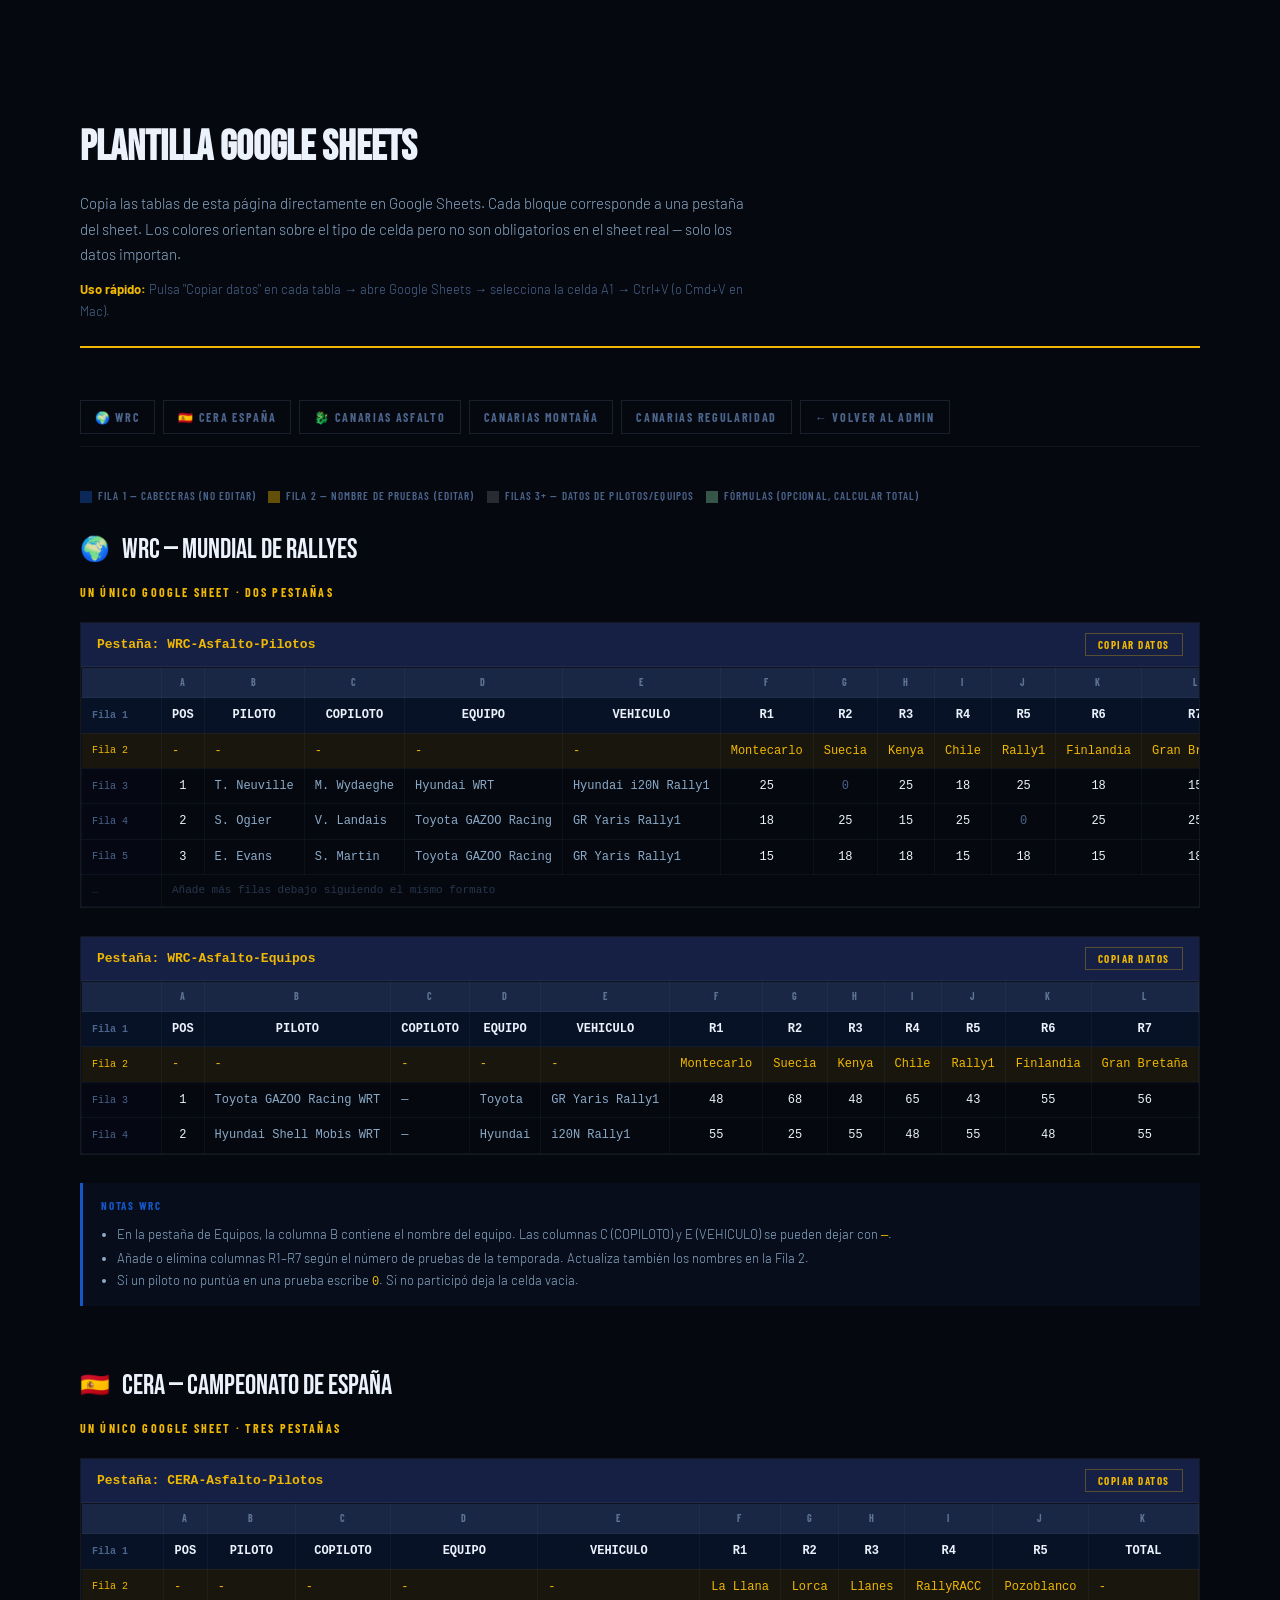
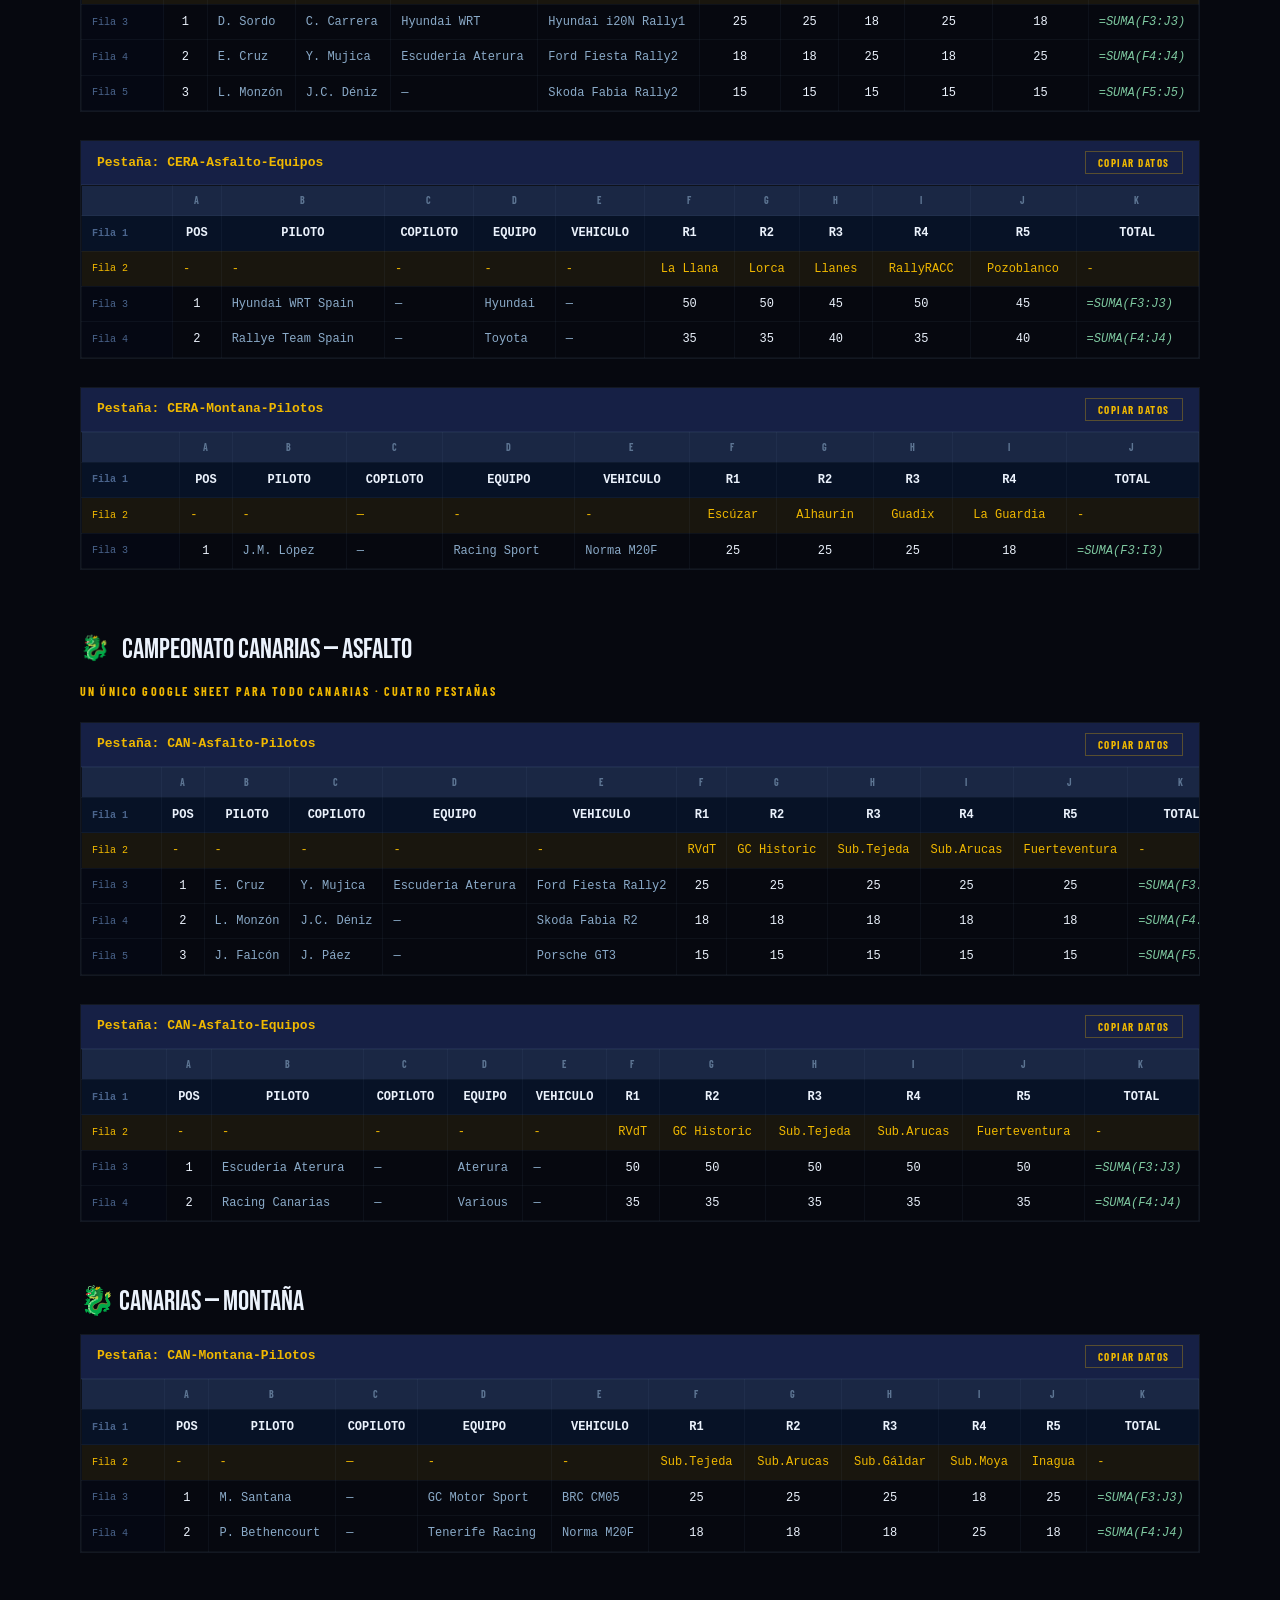
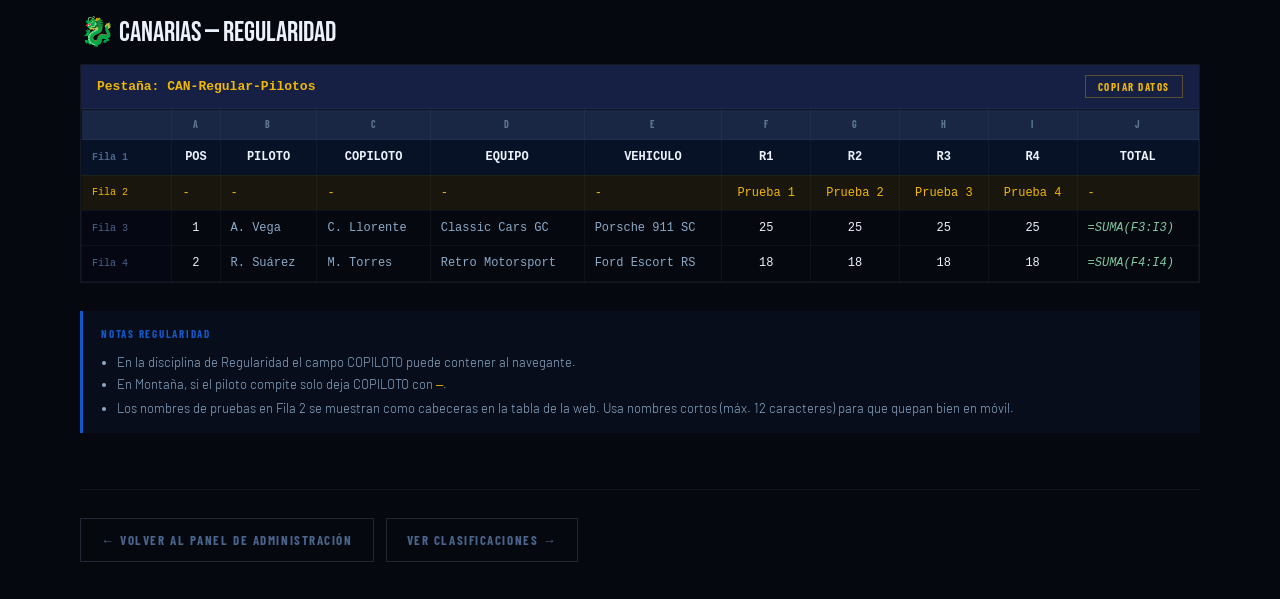
<file: pages/clasificaciones-plantilla-sheet.html>
<!DOCTYPE html>
<html lang="es">
<head>
  <meta charset="UTF-8">
  <meta name="viewport" content="width=device-width, initial-scale=1.0">
  <meta name="robots" content="noindex, nofollow">
  <title>Plantilla Google Sheets — Escudería Aterura</title>

  <link rel="preconnect" href="https://fonts.googleapis.com">
  <link rel="preconnect" href="https://fonts.gstatic.com" crossorigin>
  <link href="https://fonts.googleapis.com/css2?family=Bebas+Neue&family=Barlow:ital,wght@0,300;0,400;0,500;0,600;1,300&family=Barlow+Condensed:wght@400;600;700&display=swap" rel="stylesheet">

  <link rel="stylesheet" href="../css/variables.css">
  <link rel="stylesheet" href="../css/base.css">

  <style>
    .tmpl-wrap   { max-width: 1200px; margin: 0 auto; padding: 40px; }
    .tmpl-header { margin-bottom: 40px; border-bottom: 2px solid var(--gold-light); padding-bottom: 24px; }
    .tmpl-header h1 { font-family: var(--font-display); font-size: 42px; color: var(--white); margin-bottom: 8px; }
    .tmpl-header p  { font-size: 15px; color: var(--light); line-height: 1.7; max-width: 680px; }

    .tmpl-nav {
      display: flex; gap: 8px; flex-wrap: wrap; margin-bottom: 40px;
      position: sticky; top: 0; background: var(--dark); padding: 12px 0; z-index: 10;
      border-bottom: 1px solid rgba(138,170,200,0.08);
    }
    .tmpl-nav a {
      font-family: var(--font-condensed); font-size: 12px; font-weight: 700;
      letter-spacing: 0.14em; text-transform: uppercase;
      color: var(--muted); text-decoration: none;
      padding: 6px 14px; border: 1px solid rgba(138,170,200,0.15);
      transition: all 0.2s;
    }
    .tmpl-nav a:hover { color: var(--gold-light); border-color: rgba(240,184,0,0.3); }

    .tmpl-section { margin-bottom: 56px; }
    .tmpl-section-title {
      display: flex; align-items: center; gap: 12px;
      font-family: var(--font-display); font-size: 28px; color: var(--white);
      margin-bottom: 8px;
    }
    .tmpl-section-icon { font-size: 24px; }
    .tmpl-section-sub {
      font-family: var(--font-condensed); font-size: 12px; font-weight: 700;
      letter-spacing: 0.18em; text-transform: uppercase;
      color: var(--gold-light); margin-bottom: 20px;
    }

    /* Tab de pestaña */
    .sheet-tab {
      margin-bottom: 28px;
      border: 1px solid rgba(138,170,200,0.1);
    }
    .sheet-tab-label {
      background: var(--dark-4); padding: 10px 16px;
      display: flex; align-items: center; justify-content: space-between;
      border-bottom: 1px solid rgba(138,170,200,0.08);
    }
    .sheet-tab-label span {
      font-family: monospace; font-size: 13px; color: var(--gold-light); font-weight: 700;
    }
    .copy-btn {
      font-family: var(--font-condensed); font-size: 11px; font-weight: 700;
      letter-spacing: 0.14em; text-transform: uppercase;
      background: transparent; border: 1px solid rgba(240,184,0,0.3);
      color: var(--gold-light); padding: 4px 12px; cursor: pointer;
      transition: all 0.2s;
    }
    .copy-btn:hover { background: rgba(240,184,0,0.1); }
    .copy-btn.copied { color: #3CB371; border-color: #3CB371; }

    /* Tabla del sheet */
    .sheet-table-wrap { overflow-x: auto; }
    table.sheet {
      border-collapse: collapse;
      font-size: 12px;
      font-family: monospace;
      min-width: 100%;
    }
    table.sheet thead tr:first-child th {
      background: #1a2744;
      color: rgba(138,170,200,0.6);
      font-size: 10px;
      font-family: var(--font-condensed);
      letter-spacing: 0.12em;
      text-transform: uppercase;
      padding: 6px 10px;
      text-align: center;
      border: 1px solid rgba(138,170,200,0.06);
      width: 36px;
    }

    table.sheet tr.row-1 td { background: rgba(20,88,200,0.12); font-weight: 700; }
    table.sheet tr.row-2 td { background: rgba(240,184,0,0.08); color: var(--gold-light); }
    table.sheet tr.row-data:hover td { background: rgba(20,88,200,0.06); }

    table.sheet td {
      padding: 7px 10px;
      border: 1px solid rgba(138,170,200,0.06);
      color: var(--light);
      white-space: nowrap;
    }
    table.sheet td.cell-col   { background: #0F1630; color: rgba(138,170,200,0.4); text-align: center; font-size: 10px; }
    table.sheet td.cell-label { background: rgba(6,8,20,0.8); color: var(--muted); font-size: 10px; min-width: 80px; }
    table.sheet td.cell-hdr   { background: rgba(20,88,200,0.18); color: var(--white); font-weight: 700; text-align: center; }
    table.sheet td.cell-round { background: rgba(240,184,0,0.1); color: var(--gold-light); text-align: center; }
    table.sheet td.cell-pt    { text-align: center; color: var(--white); }
    table.sheet td.cell-total { background: rgba(240,184,0,0.08); color: var(--gold-light); font-weight: 700; text-align: center; }
    table.sheet td.cell-dns   { color: var(--muted); text-align: center; }
    table.sheet td.cell-eq    { color: var(--light); }
    table.sheet td.cell-formula { color: #7EC8A0; font-style: italic; }

    /* Leyenda de colores */
    .legend {
      display: flex; flex-wrap: wrap; gap: 12px; margin-top: 12px; margin-bottom: 20px;
    }
    .legend-item {
      display: flex; align-items: center; gap: 6px;
      font-family: var(--font-condensed); font-size: 11px;
      font-weight: 600; letter-spacing: 0.1em; text-transform: uppercase;
      color: var(--muted);
    }
    .legend-dot { width: 12px; height: 12px; flex-shrink: 0; }

    /* Notas */
    .note-box {
      background: rgba(20,88,200,0.06);
      border-left: 3px solid var(--red);
      padding: 14px 18px;
      margin-top: 16px;
    }
    .note-box h5 {
      font-family: var(--font-condensed); font-size: 11px; font-weight: 700;
      letter-spacing: 0.16em; text-transform: uppercase; color: var(--red);
      margin-bottom: 8px;
    }
    .note-box p, .note-box li {
      font-size: 13px; color: var(--light); line-height: 1.7;
    }
    .note-box ul { padding-left: 16px; }
    .note-box code { font-family: monospace; color: var(--gold-light); font-size: 12px; }

    /* Botones footer */
    .tmpl-footer {
      border-top: 1px solid rgba(138,170,200,0.08);
      padding-top: 28px;
      display: flex; gap: 12px; flex-wrap: wrap;
    }
    .btn-back {
      font-family: var(--font-condensed); font-size: 13px; font-weight: 700;
      letter-spacing: 0.12em; text-transform: uppercase;
      color: var(--muted); text-decoration: none;
      border: 1px solid rgba(138,170,200,0.2); padding: 10px 20px;
      transition: all 0.2s;
    }
    .btn-back:hover { color: var(--white); border-color: rgba(138,170,200,0.4); }

    @media (max-width: 768px) {
      .tmpl-wrap { padding: 24px; }
    }
  </style>
</head>
<body>

<div class="tmpl-wrap">

  <div class="tmpl-header">
    <h1>Plantilla Google Sheets</h1>
    <p>
      Copia las tablas de esta página directamente en Google Sheets.
      Cada bloque corresponde a una pestaña del sheet. Los colores orientan sobre el tipo de celda pero no son obligatorios en el sheet real — solo los datos importan.
    </p>
    <p style="margin-top:10px;font-size:13px;color:var(--muted);">
      <strong style="color:var(--gold-light);">Uso rápido:</strong>
      Pulsa "Copiar datos" en cada tabla → abre Google Sheets → selecciona la celda A1 → Ctrl+V (o Cmd+V en Mac).
    </p>
  </div>

  <!-- Navegación por sección -->
  <div class="tmpl-nav">
    <a href="#wrc">🌍 WRC</a>
    <a href="#cera">🇪🇸 CERA España</a>
    <a href="#canarias">🐉 Canarias Asfalto</a>
    <a href="#canarias-montana">Canarias Montaña</a>
    <a href="#canarias-regular">Canarias Regularidad</a>
    <a href="clasificaciones-admin.html">← Volver al admin</a>
  </div>

  <!-- ═══════════════════════════════════
       LEYENDA
  ═══════════════════════════════════ -->
  <div class="legend">
    <div class="legend-item"><div class="legend-dot" style="background:rgba(20,88,200,0.4)"></div>Fila 1 — Cabeceras (no editar)</div>
    <div class="legend-item"><div class="legend-dot" style="background:rgba(240,184,0,0.4)"></div>Fila 2 — Nombre de pruebas (editar)</div>
    <div class="legend-item"><div class="legend-dot" style="background:rgba(235,242,252,0.15)"></div>Filas 3+ — Datos de pilotos/equipos</div>
    <div class="legend-item"><div class="legend-dot" style="background:rgba(126,200,160,0.4)"></div>Fórmulas (opcional, calcular total)</div>
  </div>

  <!-- ═══════════════════════════════════
       WRC
  ═══════════════════════════════════ -->
  <div class="tmpl-section" id="wrc">
    <div class="tmpl-section-title"><span class="tmpl-section-icon">🌍</span> WRC — Mundial de Rallyes</div>
    <div class="tmpl-section-sub">Un único Google Sheet · Dos pestañas</div>

    <!-- WRC Pilotos -->
    <div class="sheet-tab">
      <div class="sheet-tab-label">
        <span>Pestaña: WRC-Asfalto-Pilotos</span>
        <button class="copy-btn" onclick="copyTable('tbl-wrc-pilotos', this)">Copiar datos</button>
      </div>
      <div class="sheet-table-wrap">
        <table class="sheet" id="tbl-wrc-pilotos">
          <thead>
            <tr><th></th><th>A</th><th>B</th><th>C</th><th>D</th><th>E</th><th>F</th><th>G</th><th>H</th><th>I</th><th>J</th><th>K</th><th>L</th><th>M</th></tr>
          </thead>
          <tbody>
            <tr class="row-1">
              <td class="cell-label">Fila 1</td>
              <td class="cell-hdr">POS</td><td class="cell-hdr">PILOTO</td><td class="cell-hdr">COPILOTO</td>
              <td class="cell-hdr">EQUIPO</td><td class="cell-hdr">VEHICULO</td>
              <td class="cell-hdr">R1</td><td class="cell-hdr">R2</td><td class="cell-hdr">R3</td>
              <td class="cell-hdr">R4</td><td class="cell-hdr">R5</td><td class="cell-hdr">R6</td>
              <td class="cell-hdr">R7</td><td class="cell-hdr">TOTAL</td>
            </tr>
            <tr class="row-2">
              <td class="cell-label">Fila 2</td>
              <td>-</td><td>-</td><td>-</td><td>-</td><td>-</td>
              <td class="cell-round">Montecarlo</td><td class="cell-round">Suecia</td><td class="cell-round">Kenya</td>
              <td class="cell-round">Chile</td><td class="cell-round">Rally1</td><td class="cell-round">Finlandia</td>
              <td class="cell-round">Gran Bretaña</td><td>-</td>
            </tr>
            <tr class="row-data">
              <td class="cell-label">Fila 3</td>
              <td class="cell-pt">1</td><td>T. Neuville</td><td>M. Wydaeghe</td>
              <td>Hyundai WRT</td><td>Hyundai i20N Rally1</td>
              <td class="cell-pt">25</td><td class="cell-dns">0</td><td class="cell-pt">25</td>
              <td class="cell-pt">18</td><td class="cell-pt">25</td><td class="cell-pt">18</td>
              <td class="cell-pt">15</td><td class="cell-formula">=SUMA(F3:L3)</td>
            </tr>
            <tr class="row-data">
              <td class="cell-label">Fila 4</td>
              <td class="cell-pt">2</td><td>S. Ogier</td><td>V. Landais</td>
              <td>Toyota GAZOO Racing</td><td>GR Yaris Rally1</td>
              <td class="cell-pt">18</td><td class="cell-pt">25</td><td class="cell-pt">15</td>
              <td class="cell-pt">25</td><td class="cell-dns">0</td><td class="cell-pt">25</td>
              <td class="cell-pt">25</td><td class="cell-formula">=SUMA(F4:L4)</td>
            </tr>
            <tr class="row-data">
              <td class="cell-label">Fila 5</td>
              <td class="cell-pt">3</td><td>E. Evans</td><td>S. Martin</td>
              <td>Toyota GAZOO Racing</td><td>GR Yaris Rally1</td>
              <td class="cell-pt">15</td><td class="cell-pt">18</td><td class="cell-pt">18</td>
              <td class="cell-pt">15</td><td class="cell-pt">18</td><td class="cell-pt">15</td>
              <td class="cell-pt">18</td><td class="cell-formula">=SUMA(F5:L5)</td>
            </tr>
            <tr class="row-data" style="opacity:0.5;">
              <td class="cell-label">…</td>
              <td colspan="13" style="color:var(--muted);font-size:11px;padding:6px 10px;">Añade más filas debajo siguiendo el mismo formato</td>
            </tr>
          </tbody>
        </table>
      </div>
    </div>

    <!-- WRC Equipos -->
    <div class="sheet-tab">
      <div class="sheet-tab-label">
        <span>Pestaña: WRC-Asfalto-Equipos</span>
        <button class="copy-btn" onclick="copyTable('tbl-wrc-equipos', this)">Copiar datos</button>
      </div>
      <div class="sheet-table-wrap">
        <table class="sheet" id="tbl-wrc-equipos">
          <thead>
            <tr><th></th><th>A</th><th>B</th><th>C</th><th>D</th><th>E</th><th>F</th><th>G</th><th>H</th><th>I</th><th>J</th><th>K</th><th>L</th><th>M</th></tr>
          </thead>
          <tbody>
            <tr class="row-1">
              <td class="cell-label">Fila 1</td>
              <td class="cell-hdr">POS</td><td class="cell-hdr">PILOTO</td><td class="cell-hdr">COPILOTO</td>
              <td class="cell-hdr">EQUIPO</td><td class="cell-hdr">VEHICULO</td>
              <td class="cell-hdr">R1</td><td class="cell-hdr">R2</td><td class="cell-hdr">R3</td>
              <td class="cell-hdr">R4</td><td class="cell-hdr">R5</td><td class="cell-hdr">R6</td>
              <td class="cell-hdr">R7</td><td class="cell-hdr">TOTAL</td>
            </tr>
            <tr class="row-2">
              <td class="cell-label">Fila 2</td>
              <td>-</td><td>-</td><td>-</td><td>-</td><td>-</td>
              <td class="cell-round">Montecarlo</td><td class="cell-round">Suecia</td><td class="cell-round">Kenya</td>
              <td class="cell-round">Chile</td><td class="cell-round">Rally1</td><td class="cell-round">Finlandia</td>
              <td class="cell-round">Gran Bretaña</td><td>-</td>
            </tr>
            <tr class="row-data">
              <td class="cell-label">Fila 3</td>
              <td class="cell-pt">1</td><td class="cell-eq">Toyota GAZOO Racing WRT</td><td>—</td>
              <td>Toyota</td><td>GR Yaris Rally1</td>
              <td class="cell-pt">48</td><td class="cell-pt">68</td><td class="cell-pt">48</td>
              <td class="cell-pt">65</td><td class="cell-pt">43</td><td class="cell-pt">55</td>
              <td class="cell-pt">56</td><td class="cell-formula">=SUMA(F3:L3)</td>
            </tr>
            <tr class="row-data">
              <td class="cell-label">Fila 4</td>
              <td class="cell-pt">2</td><td class="cell-eq">Hyundai Shell Mobis WRT</td><td>—</td>
              <td>Hyundai</td><td>i20N Rally1</td>
              <td class="cell-pt">55</td><td class="cell-pt">25</td><td class="cell-pt">55</td>
              <td class="cell-pt">48</td><td class="cell-pt">55</td><td class="cell-pt">48</td>
              <td class="cell-pt">55</td><td class="cell-formula">=SUMA(F4:L4)</td>
            </tr>
          </tbody>
        </table>
      </div>
    </div>
    <div class="note-box">
      <h5>Notas WRC</h5>
      <ul>
        <li>En la pestaña de Equipos, la columna B contiene el nombre del equipo. Las columnas C (COPILOTO) y E (VEHICULO) se pueden dejar con <code>—</code>.</li>
        <li>Añade o elimina columnas R1–R7 según el número de pruebas de la temporada. Actualiza también los nombres en la Fila 2.</li>
        <li>Si un piloto no puntúa en una prueba escribe <code>0</code>. Si no participó deja la celda vacía.</li>
      </ul>
    </div>
  </div>

  <!-- ═══════════════════════════════════
       CERA
  ═══════════════════════════════════ -->
  <div class="tmpl-section" id="cera">
    <div class="tmpl-section-title"><span class="tmpl-section-icon">🇪🇸</span> CERA — Campeonato de España</div>
    <div class="tmpl-section-sub">Un único Google Sheet · Tres pestañas</div>

    <div class="sheet-tab">
      <div class="sheet-tab-label">
        <span>Pestaña: CERA-Asfalto-Pilotos</span>
        <button class="copy-btn" onclick="copyTable('tbl-cera-asp', this)">Copiar datos</button>
      </div>
      <div class="sheet-table-wrap">
        <table class="sheet" id="tbl-cera-asp">
          <thead>
            <tr><th></th><th>A</th><th>B</th><th>C</th><th>D</th><th>E</th><th>F</th><th>G</th><th>H</th><th>I</th><th>J</th><th>K</th></tr>
          </thead>
          <tbody>
            <tr class="row-1">
              <td class="cell-label">Fila 1</td>
              <td class="cell-hdr">POS</td><td class="cell-hdr">PILOTO</td><td class="cell-hdr">COPILOTO</td>
              <td class="cell-hdr">EQUIPO</td><td class="cell-hdr">VEHICULO</td>
              <td class="cell-hdr">R1</td><td class="cell-hdr">R2</td><td class="cell-hdr">R3</td>
              <td class="cell-hdr">R4</td><td class="cell-hdr">R5</td><td class="cell-hdr">TOTAL</td>
            </tr>
            <tr class="row-2">
              <td class="cell-label">Fila 2</td>
              <td>-</td><td>-</td><td>-</td><td>-</td><td>-</td>
              <td class="cell-round">La Llana</td><td class="cell-round">Lorca</td><td class="cell-round">Llanes</td>
              <td class="cell-round">RallyRACC</td><td class="cell-round">Pozoblanco</td><td>-</td>
            </tr>
            <tr class="row-data">
              <td class="cell-label">Fila 3</td>
              <td class="cell-pt">1</td><td>D. Sordo</td><td>C. Carrera</td>
              <td>Hyundai WRT</td><td>Hyundai i20N Rally1</td>
              <td class="cell-pt">25</td><td class="cell-pt">25</td><td class="cell-pt">18</td>
              <td class="cell-pt">25</td><td class="cell-pt">18</td><td class="cell-formula">=SUMA(F3:J3)</td>
            </tr>
            <tr class="row-data">
              <td class="cell-label">Fila 4</td>
              <td class="cell-pt">2</td><td>E. Cruz</td><td>Y. Mujica</td>
              <td>Escudería Aterura</td><td>Ford Fiesta Rally2</td>
              <td class="cell-pt">18</td><td class="cell-pt">18</td><td class="cell-pt">25</td>
              <td class="cell-pt">18</td><td class="cell-pt">25</td><td class="cell-formula">=SUMA(F4:J4)</td>
            </tr>
            <tr class="row-data">
              <td class="cell-label">Fila 5</td>
              <td class="cell-pt">3</td><td>L. Monzón</td><td>J.C. Déniz</td>
              <td>—</td><td>Skoda Fabia Rally2</td>
              <td class="cell-pt">15</td><td class="cell-pt">15</td><td class="cell-pt">15</td>
              <td class="cell-pt">15</td><td class="cell-pt">15</td><td class="cell-formula">=SUMA(F5:J5)</td>
            </tr>
          </tbody>
        </table>
      </div>
    </div>

    <div class="sheet-tab">
      <div class="sheet-tab-label">
        <span>Pestaña: CERA-Asfalto-Equipos</span>
        <button class="copy-btn" onclick="copyTable('tbl-cera-eq', this)">Copiar datos</button>
      </div>
      <div class="sheet-table-wrap">
        <table class="sheet" id="tbl-cera-eq">
          <thead>
            <tr><th></th><th>A</th><th>B</th><th>C</th><th>D</th><th>E</th><th>F</th><th>G</th><th>H</th><th>I</th><th>J</th><th>K</th></tr>
          </thead>
          <tbody>
            <tr class="row-1">
              <td class="cell-label">Fila 1</td>
              <td class="cell-hdr">POS</td><td class="cell-hdr">PILOTO</td><td class="cell-hdr">COPILOTO</td>
              <td class="cell-hdr">EQUIPO</td><td class="cell-hdr">VEHICULO</td>
              <td class="cell-hdr">R1</td><td class="cell-hdr">R2</td><td class="cell-hdr">R3</td>
              <td class="cell-hdr">R4</td><td class="cell-hdr">R5</td><td class="cell-hdr">TOTAL</td>
            </tr>
            <tr class="row-2">
              <td class="cell-label">Fila 2</td>
              <td>-</td><td>-</td><td>-</td><td>-</td><td>-</td>
              <td class="cell-round">La Llana</td><td class="cell-round">Lorca</td><td class="cell-round">Llanes</td>
              <td class="cell-round">RallyRACC</td><td class="cell-round">Pozoblanco</td><td>-</td>
            </tr>
            <tr class="row-data">
              <td class="cell-label">Fila 3</td>
              <td class="cell-pt">1</td><td class="cell-eq">Hyundai WRT Spain</td><td>—</td>
              <td>Hyundai</td><td>—</td>
              <td class="cell-pt">50</td><td class="cell-pt">50</td><td class="cell-pt">45</td>
              <td class="cell-pt">50</td><td class="cell-pt">45</td><td class="cell-formula">=SUMA(F3:J3)</td>
            </tr>
            <tr class="row-data">
              <td class="cell-label">Fila 4</td>
              <td class="cell-pt">2</td><td class="cell-eq">Rallye Team Spain</td><td>—</td>
              <td>Toyota</td><td>—</td>
              <td class="cell-pt">35</td><td class="cell-pt">35</td><td class="cell-pt">40</td>
              <td class="cell-pt">35</td><td class="cell-pt">40</td><td class="cell-formula">=SUMA(F4:J4)</td>
            </tr>
          </tbody>
        </table>
      </div>
    </div>

    <div class="sheet-tab">
      <div class="sheet-tab-label">
        <span>Pestaña: CERA-Montana-Pilotos</span>
        <button class="copy-btn" onclick="copyTable('tbl-cera-mont', this)">Copiar datos</button>
      </div>
      <div class="sheet-table-wrap">
        <table class="sheet" id="tbl-cera-mont">
          <thead>
            <tr><th></th><th>A</th><th>B</th><th>C</th><th>D</th><th>E</th><th>F</th><th>G</th><th>H</th><th>I</th><th>J</th></tr>
          </thead>
          <tbody>
            <tr class="row-1">
              <td class="cell-label">Fila 1</td>
              <td class="cell-hdr">POS</td><td class="cell-hdr">PILOTO</td><td class="cell-hdr">COPILOTO</td>
              <td class="cell-hdr">EQUIPO</td><td class="cell-hdr">VEHICULO</td>
              <td class="cell-hdr">R1</td><td class="cell-hdr">R2</td><td class="cell-hdr">R3</td><td class="cell-hdr">R4</td><td class="cell-hdr">TOTAL</td>
            </tr>
            <tr class="row-2">
              <td class="cell-label">Fila 2</td>
              <td>-</td><td>-</td><td>—</td><td>-</td><td>-</td>
              <td class="cell-round">Escúzar</td><td class="cell-round">Alhaurín</td><td class="cell-round">Guadix</td><td class="cell-round">La Guardia</td><td>-</td>
            </tr>
            <tr class="row-data">
              <td class="cell-label">Fila 3</td>
              <td class="cell-pt">1</td><td>J.M. López</td><td>—</td>
              <td>Racing Sport</td><td>Norma M20F</td>
              <td class="cell-pt">25</td><td class="cell-pt">25</td><td class="cell-pt">25</td><td class="cell-pt">18</td><td class="cell-formula">=SUMA(F3:I3)</td>
            </tr>
          </tbody>
        </table>
      </div>
    </div>
  </div>

  <!-- ═══════════════════════════════════
       CANARIAS ASFALTO
  ═══════════════════════════════════ -->
  <div class="tmpl-section" id="canarias">
    <div class="tmpl-section-title"><span class="tmpl-section-icon">🐉</span> Campeonato Canarias — Asfalto</div>
    <div class="tmpl-section-sub">Un único Google Sheet para todo Canarias · Cuatro pestañas</div>

    <div class="sheet-tab">
      <div class="sheet-tab-label">
        <span>Pestaña: CAN-Asfalto-Pilotos</span>
        <button class="copy-btn" onclick="copyTable('tbl-can-asp', this)">Copiar datos</button>
      </div>
      <div class="sheet-table-wrap">
        <table class="sheet" id="tbl-can-asp">
          <thead>
            <tr><th></th><th>A</th><th>B</th><th>C</th><th>D</th><th>E</th><th>F</th><th>G</th><th>H</th><th>I</th><th>J</th><th>K</th></tr>
          </thead>
          <tbody>
            <tr class="row-1">
              <td class="cell-label">Fila 1</td>
              <td class="cell-hdr">POS</td><td class="cell-hdr">PILOTO</td><td class="cell-hdr">COPILOTO</td>
              <td class="cell-hdr">EQUIPO</td><td class="cell-hdr">VEHICULO</td>
              <td class="cell-hdr">R1</td><td class="cell-hdr">R2</td><td class="cell-hdr">R3</td>
              <td class="cell-hdr">R4</td><td class="cell-hdr">R5</td><td class="cell-hdr">TOTAL</td>
            </tr>
            <tr class="row-2">
              <td class="cell-label">Fila 2</td>
              <td>-</td><td>-</td><td>-</td><td>-</td><td>-</td>
              <td class="cell-round">RVdT</td><td class="cell-round">GC Historic</td><td class="cell-round">Sub.Tejeda</td>
              <td class="cell-round">Sub.Arucas</td><td class="cell-round">Fuerteventura</td><td>-</td>
            </tr>
            <tr class="row-data">
              <td class="cell-label">Fila 3</td>
              <td class="cell-pt">1</td><td>E. Cruz</td><td>Y. Mujica</td>
              <td>Escudería Aterura</td><td>Ford Fiesta Rally2</td>
              <td class="cell-pt">25</td><td class="cell-pt">25</td><td class="cell-pt">25</td>
              <td class="cell-pt">25</td><td class="cell-pt">25</td><td class="cell-formula">=SUMA(F3:J3)</td>
            </tr>
            <tr class="row-data">
              <td class="cell-label">Fila 4</td>
              <td class="cell-pt">2</td><td>L. Monzón</td><td>J.C. Déniz</td>
              <td>—</td><td>Skoda Fabia R2</td>
              <td class="cell-pt">18</td><td class="cell-pt">18</td><td class="cell-pt">18</td>
              <td class="cell-pt">18</td><td class="cell-pt">18</td><td class="cell-formula">=SUMA(F4:J4)</td>
            </tr>
            <tr class="row-data">
              <td class="cell-label">Fila 5</td>
              <td class="cell-pt">3</td><td>J. Falcón</td><td>J. Páez</td>
              <td>—</td><td>Porsche GT3</td>
              <td class="cell-pt">15</td><td class="cell-pt">15</td><td class="cell-pt">15</td>
              <td class="cell-pt">15</td><td class="cell-pt">15</td><td class="cell-formula">=SUMA(F5:J5)</td>
            </tr>
          </tbody>
        </table>
      </div>
    </div>

    <div class="sheet-tab">
      <div class="sheet-tab-label">
        <span>Pestaña: CAN-Asfalto-Equipos</span>
        <button class="copy-btn" onclick="copyTable('tbl-can-eq', this)">Copiar datos</button>
      </div>
      <div class="sheet-table-wrap">
        <table class="sheet" id="tbl-can-eq">
          <thead>
            <tr><th></th><th>A</th><th>B</th><th>C</th><th>D</th><th>E</th><th>F</th><th>G</th><th>H</th><th>I</th><th>J</th><th>K</th></tr>
          </thead>
          <tbody>
            <tr class="row-1">
              <td class="cell-label">Fila 1</td>
              <td class="cell-hdr">POS</td><td class="cell-hdr">PILOTO</td><td class="cell-hdr">COPILOTO</td>
              <td class="cell-hdr">EQUIPO</td><td class="cell-hdr">VEHICULO</td>
              <td class="cell-hdr">R1</td><td class="cell-hdr">R2</td><td class="cell-hdr">R3</td>
              <td class="cell-hdr">R4</td><td class="cell-hdr">R5</td><td class="cell-hdr">TOTAL</td>
            </tr>
            <tr class="row-2">
              <td class="cell-label">Fila 2</td>
              <td>-</td><td>-</td><td>-</td><td>-</td><td>-</td>
              <td class="cell-round">RVdT</td><td class="cell-round">GC Historic</td><td class="cell-round">Sub.Tejeda</td>
              <td class="cell-round">Sub.Arucas</td><td class="cell-round">Fuerteventura</td><td>-</td>
            </tr>
            <tr class="row-data">
              <td class="cell-label">Fila 3</td>
              <td class="cell-pt">1</td><td class="cell-eq">Escudería Aterura</td><td>—</td>
              <td>Aterura</td><td>—</td>
              <td class="cell-pt">50</td><td class="cell-pt">50</td><td class="cell-pt">50</td>
              <td class="cell-pt">50</td><td class="cell-pt">50</td><td class="cell-formula">=SUMA(F3:J3)</td>
            </tr>
            <tr class="row-data">
              <td class="cell-label">Fila 4</td>
              <td class="cell-pt">2</td><td class="cell-eq">Racing Canarias</td><td>—</td>
              <td>Various</td><td>—</td>
              <td class="cell-pt">35</td><td class="cell-pt">35</td><td class="cell-pt">35</td>
              <td class="cell-pt">35</td><td class="cell-pt">35</td><td class="cell-formula">=SUMA(F4:J4)</td>
            </tr>
          </tbody>
        </table>
      </div>
    </div>
  </div>

  <!-- ═══════════════════════════════════
       CANARIAS MONTAÑA + REGULARIDAD
  ═══════════════════════════════════ -->
  <div class="tmpl-section" id="canarias-montana">
    <div class="tmpl-section-title">🐉 Canarias — Montaña</div>

    <div class="sheet-tab">
      <div class="sheet-tab-label">
        <span>Pestaña: CAN-Montana-Pilotos</span>
        <button class="copy-btn" onclick="copyTable('tbl-can-mont', this)">Copiar datos</button>
      </div>
      <div class="sheet-table-wrap">
        <table class="sheet" id="tbl-can-mont">
          <thead>
            <tr><th></th><th>A</th><th>B</th><th>C</th><th>D</th><th>E</th><th>F</th><th>G</th><th>H</th><th>I</th><th>J</th><th>K</th></tr>
          </thead>
          <tbody>
            <tr class="row-1">
              <td class="cell-label">Fila 1</td>
              <td class="cell-hdr">POS</td><td class="cell-hdr">PILOTO</td><td class="cell-hdr">COPILOTO</td>
              <td class="cell-hdr">EQUIPO</td><td class="cell-hdr">VEHICULO</td>
              <td class="cell-hdr">R1</td><td class="cell-hdr">R2</td><td class="cell-hdr">R3</td>
              <td class="cell-hdr">R4</td><td class="cell-hdr">R5</td><td class="cell-hdr">TOTAL</td>
            </tr>
            <tr class="row-2">
              <td class="cell-label">Fila 2</td>
              <td>-</td><td>-</td><td>—</td><td>-</td><td>-</td>
              <td class="cell-round">Sub.Tejeda</td><td class="cell-round">Sub.Arucas</td><td class="cell-round">Sub.Gáldar</td>
              <td class="cell-round">Sub.Moya</td><td class="cell-round">Inagua</td><td>-</td>
            </tr>
            <tr class="row-data">
              <td class="cell-label">Fila 3</td>
              <td class="cell-pt">1</td><td>M. Santana</td><td>—</td>
              <td>GC Motor Sport</td><td>BRC CM05</td>
              <td class="cell-pt">25</td><td class="cell-pt">25</td><td class="cell-pt">25</td>
              <td class="cell-pt">18</td><td class="cell-pt">25</td><td class="cell-formula">=SUMA(F3:J3)</td>
            </tr>
            <tr class="row-data">
              <td class="cell-label">Fila 4</td>
              <td class="cell-pt">2</td><td>P. Bethencourt</td><td>—</td>
              <td>Tenerife Racing</td><td>Norma M20F</td>
              <td class="cell-pt">18</td><td class="cell-pt">18</td><td class="cell-pt">18</td>
              <td class="cell-pt">25</td><td class="cell-pt">18</td><td class="cell-formula">=SUMA(F4:J4)</td>
            </tr>
          </tbody>
        </table>
      </div>
    </div>
  </div>

  <div class="tmpl-section" id="canarias-regular">
    <div class="tmpl-section-title">🐉 Canarias — Regularidad</div>

    <div class="sheet-tab">
      <div class="sheet-tab-label">
        <span>Pestaña: CAN-Regular-Pilotos</span>
        <button class="copy-btn" onclick="copyTable('tbl-can-reg', this)">Copiar datos</button>
      </div>
      <div class="sheet-table-wrap">
        <table class="sheet" id="tbl-can-reg">
          <thead>
            <tr><th></th><th>A</th><th>B</th><th>C</th><th>D</th><th>E</th><th>F</th><th>G</th><th>H</th><th>I</th><th>J</th></tr>
          </thead>
          <tbody>
            <tr class="row-1">
              <td class="cell-label">Fila 1</td>
              <td class="cell-hdr">POS</td><td class="cell-hdr">PILOTO</td><td class="cell-hdr">COPILOTO</td>
              <td class="cell-hdr">EQUIPO</td><td class="cell-hdr">VEHICULO</td>
              <td class="cell-hdr">R1</td><td class="cell-hdr">R2</td><td class="cell-hdr">R3</td>
              <td class="cell-hdr">R4</td><td class="cell-hdr">TOTAL</td>
            </tr>
            <tr class="row-2">
              <td class="cell-label">Fila 2</td>
              <td>-</td><td>-</td><td>-</td><td>-</td><td>-</td>
              <td class="cell-round">Prueba 1</td><td class="cell-round">Prueba 2</td>
              <td class="cell-round">Prueba 3</td><td class="cell-round">Prueba 4</td><td>-</td>
            </tr>
            <tr class="row-data">
              <td class="cell-label">Fila 3</td>
              <td class="cell-pt">1</td><td>A. Vega</td><td>C. Llorente</td>
              <td>Classic Cars GC</td><td>Porsche 911 SC</td>
              <td class="cell-pt">25</td><td class="cell-pt">25</td><td class="cell-pt">25</td>
              <td class="cell-pt">25</td><td class="cell-formula">=SUMA(F3:I3)</td>
            </tr>
            <tr class="row-data">
              <td class="cell-label">Fila 4</td>
              <td class="cell-pt">2</td><td>R. Suárez</td><td>M. Torres</td>
              <td>Retro Motorsport</td><td>Ford Escort RS</td>
              <td class="cell-pt">18</td><td class="cell-pt">18</td><td class="cell-pt">18</td>
              <td class="cell-pt">18</td><td class="cell-formula">=SUMA(F4:I4)</td>
            </tr>
          </tbody>
        </table>
      </div>
    </div>

    <div class="note-box">
      <h5>Notas Regularidad</h5>
      <ul>
        <li>En la disciplina de Regularidad el campo COPILOTO puede contener al navegante.</li>
        <li>En Montaña, si el piloto compite solo deja COPILOTO con <code>—</code>.</li>
        <li>Los nombres de pruebas en Fila 2 se muestran como cabeceras en la tabla de la web. Usa nombres cortos (máx. 12 caracteres) para que quepan bien en móvil.</li>
      </ul>
    </div>
  </div>

  <div class="tmpl-footer">
    <a href="clasificaciones-admin.html" class="btn-back">← Volver al panel de administración</a>
    <a href="clasificaciones.html" class="btn-back">Ver clasificaciones →</a>
  </div>

</div>

<script>
function copyTable(tableId, btn) {
  const table = document.getElementById(tableId);
  if (!table) return;

  /* Genera TSV (tab-separated) para pegar en Google Sheets,
     excluyendo la columna de etiquetas (primera columna) y
     la fila de cabeceras de columna (A,B,C…) */
  const rows = [];
  table.querySelectorAll('tbody tr').forEach(tr => {
    const cells = Array.from(tr.querySelectorAll('td')).slice(1); /* salta col etiqueta */
    const row = cells.map(td => td.textContent.trim()).join('\t');
    rows.push(row);
  });

  const tsv = rows.join('\n');
  navigator.clipboard.writeText(tsv).then(() => {
    btn.textContent = '✓ Copiado';
    btn.classList.add('copied');
    setTimeout(() => { btn.textContent = 'Copiar datos'; btn.classList.remove('copied'); }, 2000);
  }).catch(() => {
    /* Fallback para navegadores sin clipboard API */
    const ta = document.createElement('textarea');
    ta.value = tsv;
    ta.style.position = 'fixed';
    ta.style.opacity  = '0';
    document.body.appendChild(ta);
    ta.select();
    document.execCommand('copy');
    document.body.removeChild(ta);
    btn.textContent = '✓ Copiado';
    btn.classList.add('copied');
    setTimeout(() => { btn.textContent = 'Copiar datos'; btn.classList.remove('copied'); }, 2000);
  });
}
</script>

</body>
</html>
</file>
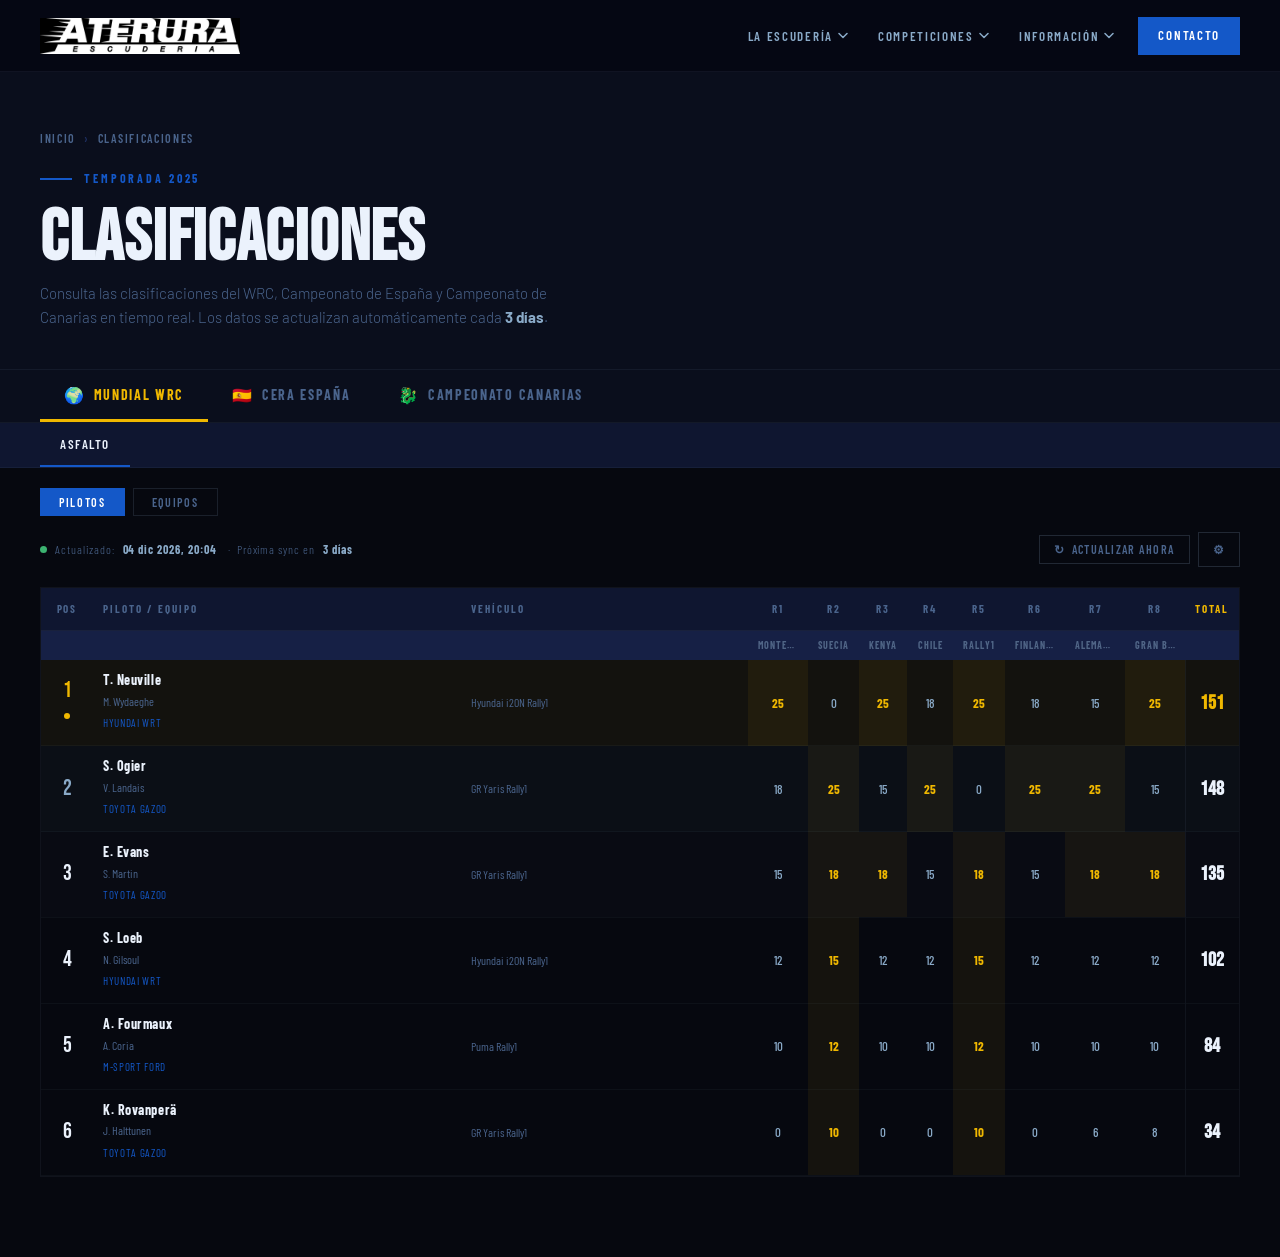
<file: pages/clasificaciones.html>
<!DOCTYPE html>
<html lang="es">
<head>
  <meta charset="UTF-8">
  <meta name="viewport" content="width=device-width, initial-scale=1.0">
  <meta name="description" content="Clasificaciones de rallyes — Escudería Aterura. WRC, CERA España y Campeonato de Canarias.">
  <title>Clasificaciones — Escudería Aterura</title>

  <link rel="preconnect" href="https://fonts.googleapis.com">
  <link rel="preconnect" href="https://fonts.gstatic.com" crossorigin>
  <link href="https://fonts.googleapis.com/css2?family=Bebas+Neue&family=Barlow:ital,wght@0,300;0,400;0,500;0,600;1,300&family=Barlow+Condensed:wght@400;600;700&display=swap" rel="stylesheet">

  <link rel="stylesheet" href="../css/variables.css">
  <link rel="stylesheet" href="../css/base.css">
  <link rel="stylesheet" href="../css/nav.css">
  <link rel="stylesheet" href="../css/animations.css">
  <link rel="stylesheet" href="../css/clasificaciones.css">
</head>
<body>

<!-- ═══ NAV ═══ -->
<nav id="navbar" role="banner">
  <a href="../index.html" class="nav-logo" aria-label="Escudería Aterura">
    <img src="../img/logo-aterura-white.png" alt="Escudería Aterura" width="160" height="40">
  </a>
  <ul class="nav-desktop" role="menubar">
    <li class="nav-item" role="none">
      <button role="menuitem" aria-haspopup="true" aria-expanded="false" data-dropdown="dd-esc">La Escudería
        <svg class="nav-chevron" viewBox="0 0 10 6" fill="none"><path d="M1 1l4 4 4-4" stroke="currentColor" stroke-width="1.5" stroke-linecap="round" stroke-linejoin="round"/></svg>
      </button>
      <div class="nav-dropdown" id="dd-esc" role="menu">
        <a href="../index.html#escuderia" role="menuitem">Historia</a>
        <a href="../index.html#escuderia" role="menuitem">El equipo</a>
        <div class="dd-sep"></div>
        <a href="../index.html#galeria"   role="menuitem">Galería</a>
      </div>
    </li>
    <li class="nav-item" role="none">
      <button role="menuitem" aria-haspopup="true" aria-expanded="false" data-dropdown="dd-comp">Competiciones
        <svg class="nav-chevron" viewBox="0 0 10 6" fill="none"><path d="M1 1l4 4 4-4" stroke="currentColor" stroke-width="1.5" stroke-linecap="round" stroke-linejoin="round"/></svg>
      </button>
      <div class="nav-dropdown" id="dd-comp" role="menu">
        <a href="../index.html#competiciones" role="menuitem">Rallye Villa de Teror</a>
        <a href="../index.html#competiciones" role="menuitem">Gran Canaria Historic</a>
        <a href="../index.html#competiciones" role="menuitem">Subida de Tejeda</a>
        <a href="../index.html#competiciones" role="menuitem">Subida de Arucas</a>
      </div>
    </li>
    <li class="nav-item" role="none">
      <button role="menuitem" aria-haspopup="true" aria-expanded="false" data-dropdown="dd-info">Información
        <svg class="nav-chevron" viewBox="0 0 10 6" fill="none"><path d="M1 1l4 4 4-4" stroke="currentColor" stroke-width="1.5" stroke-linecap="round" stroke-linejoin="round"/></svg>
      </button>
      <div class="nav-dropdown" id="dd-info" role="menu">
        <a href="noticias.html"              role="menuitem">Noticias</a>
        <a href="seguridad.html"             role="menuitem">Seguridad espectadores</a>
        <a href="../index.html#contacto"     role="menuitem">Inscripciones / Contacto</a>
      </div>
    </li>
    <li class="nav-item nav-cta-item" role="none">
      <a href="../index.html#contacto" role="menuitem">Contacto</a>
    </li>
  </ul>
  <button class="hamburger" id="hamburger" aria-label="Abrir menú" aria-expanded="false" aria-controls="mobileMenu">
    <span></span><span></span><span></span>
  </button>
</nav>

<div class="mobile-overlay" id="mobileOverlay" aria-hidden="true"></div>
<div class="mobile-menu" id="mobileMenu" role="dialog" aria-modal="true" aria-label="Navegación">
  <a href="../index.html" class="mob-direct mob-link">Inicio</a>
  <a href="../index.html#competiciones" class="mob-direct mob-link">Competiciones</a>
  <a href="clasificaciones.html" class="mob-direct mob-link" style="color:var(--gold-light)">Clasificaciones</a>
  <a href="../index.html#contacto" class="mob-direct mob-link">Contacto</a>
</div>

<!-- ═══ CABECERA ═══ -->
<div class="page-hero">
  <div class="page-hero-inner">
    <div class="breadcrumb">
      <a href="../index.html">Inicio</a>
      <span class="breadcrumb-sep">›</span>
      <span>Clasificaciones</span>
    </div>
    <div class="section-label">
      <div class="section-label-line"></div>
      <span class="section-label-text">Temporada <span id="season-label">2025</span></span>
    </div>
    <h1 class="section-title" style="margin-bottom:8px;">Clasificaciones</h1>
    <p style="font-size:15px;color:var(--muted);max-width:560px;line-height:1.6;">
      Consulta las clasificaciones del WRC, Campeonato de España y Campeonato de Canarias en tiempo real. Los datos se actualizan automáticamente cada <strong id="ttl-label" style="color:var(--light);">3 días</strong>.
    </p>
  </div>
</div>

<!-- ═══ PRÓXIMO RALLY ═══ -->
<div class="next-rally-bar" id="nextRallyBar" style="display:none;">
  <div class="next-rally-inner">
    <span class="next-rally-label">Próximo rally</span>
    <div>
      <div class="next-rally-name" id="nrName"></div>
      <div class="next-rally-meta" id="nrMeta"></div>
    </div>
    <div class="next-rally-countdown" id="nrCountdown">
      <div class="cd-unit"><div class="cd-num" id="cd-d">--</div><div class="cd-label">días</div></div>
      <div class="cd-sep">:</div>
      <div class="cd-unit"><div class="cd-num" id="cd-h">--</div><div class="cd-label">horas</div></div>
      <div class="cd-sep">:</div>
      <div class="cd-unit"><div class="cd-num" id="cd-m">--</div><div class="cd-label">min</div></div>
      <div class="cd-sep">:</div>
      <div class="cd-unit"><div class="cd-num" id="cd-s">--</div><div class="cd-label">seg</div></div>
    </div>
  </div>
</div>

<!-- ═══ PESTAÑAS CAMPEONATO ═══ -->
<div class="st-championships" role="tablist" aria-label="Campeonatos">
  <div class="st-championships-inner" id="champTabs"></div>
</div>

<!-- ═══ PESTAÑAS DISCIPLINA ═══ -->
<div class="st-disciplines" role="tablist" aria-label="Disciplinas">
  <div class="st-disciplines-inner" id="discTabs"></div>
</div>

<!-- ═══ CATEGORÍAS ═══ -->
<div class="st-categories" id="catTabs" role="tablist" aria-label="Categorías"></div>

<!-- ═══ ESTADO + BOTÓN REFRESH + ACCESO ADMIN ═══ -->
<div class="st-statusbar">
  <div id="statusBar"></div>
  <div style="display:flex;gap:8px;align-items:center;">
    <button class="st-refresh-btn" id="refreshBtn" aria-label="Forzar actualización">
      <span class="st-refresh-icon">↻</span> Actualizar ahora
    </button>
    <a href="clasificaciones-admin.html"
       class="st-refresh-btn"
       aria-label="Panel de administración"
       title="Gestionar clasificaciones"
       style="text-decoration:none;">
      ⚙
    </a>
  </div>
</div>

<!-- ═══ TABLA ═══ -->
<div class="st-container">
  <div id="tableContainer">
    <div class="st-loading">Cargando clasificaciones…</div>
  </div>
</div>




<!-- ═══ DEBUG PANEL ═══ -->
<div id="debugPanel" style="display:none;position:fixed;bottom:0;left:0;right:0;max-height:45vh;overflow-y:auto;background:#05080E;border-top:2px solid #F0B800;font-family:monospace;font-size:12px;z-index:9999;padding:12px 16px;">
  <div style="display:flex;justify-content:space-between;align-items:center;margin-bottom:8px;flex-wrap:wrap;gap:8px;">
    <strong style="color:#F0B800;">🔍 DEBUG — Clasificaciones</strong>
    <div style="display:flex;gap:8px;">
      <button id="dbgRefresh" style="background:rgba(240,184,0,0.12);border:1px solid #F0B800;color:#F0B800;padding:3px 10px;cursor:pointer;font-size:11px;">↻ Forzar recarga</button>
      <button onclick="document.getElementById('debugPanel').style.display='none'" style="background:none;border:1px solid #444;color:#888;padding:3px 8px;cursor:pointer;font-size:11px;">✕</button>
    </div>
  </div>
  <pre id="debugLog" style="margin:0;color:#8AAAC8;line-height:1.8;white-space:pre-wrap;word-break:break-all;"></pre>
</div>

<!-- ═══ SCRIPTS v7 ═══ -->
<script>document.getElementById('year') && (document.getElementById('year').textContent = new Date().getFullYear());</script>
<script src="../data/standings-config.js?v=8"></script>
<script src="../data/sync-config.js?v=8"></script>
<script src="../data/demo-data.js?v=8"></script>
<script src="../js/clasificaciones.js?v=8"></script>
<script src="../js/nav.js?v=8"></script>
<script src="../js/animations.js?v=8"></script>

<script>
/* ── Debug helper — fuera del IIFE para capturar errores globales ── */
const _dbg = (() => {
  const lines  = [];
  const active = new URLSearchParams(location.search).has('debug');
  const panel  = () => document.getElementById('debugPanel');
  const log_el = () => document.getElementById('debugLog');

  window.addEventListener('error', ev => {
    const msg = `❌ JS ERROR: ${ev.message} (${(ev.filename||'').split('/').pop()}:${ev.lineno})`;
    lines.push(msg);
    try { log_el().textContent = lines.join('\n'); panel().style.display = 'block'; } catch {}
  });

  return {
    active,
    log(msg) {
      if (!active) return;
      lines.push(`[${new Date().toLocaleTimeString('es-ES')}] ${msg}`);
      try { log_el().textContent = lines.join('\n'); panel().style.display = 'block'; } catch {}
    }
  };
})();

/* ════════════════════════════════════════════════
   CONTROLADOR PRINCIPAL
════════════════════════════════════════════════ */
(function () {
  'use strict';

  /* ── Estado ── */
  let activeChamp = Object.keys(STANDINGS_CONFIG.championships)[0];
  let activeDisc  = null;
  let activeCat   = null;

  const champTabs   = document.getElementById('champTabs');
  const discTabs    = document.getElementById('discTabs');
  const catTabs     = document.getElementById('catTabs');
  const tableEl     = document.getElementById('tableContainer');
  const statusEl    = document.getElementById('statusBar');
  const refreshBtn  = document.getElementById('refreshBtn');
  const seasonLabel = document.getElementById('season-label');
  const ttlLabel    = document.getElementById('ttl-label');

  /* ── Aplica objeto de config a la UI y a STANDINGS_CONFIG ── */
  function applyConfig(cfg) {
    if (!cfg) return;
    if (cfg.season)   { STANDINGS_CONFIG.season = cfg.season; seasonLabel.textContent = cfg.season; }
    const ttl = Math.max(cfg.wrc_ttl||3, cfg.cera_ttl||3, cfg.can_ttl||3);
    ttlLabel.textContent = `${ttl} día${ttl!==1?'s':''}`;
    if (cfg.wrc_id)   STANDINGS_CONFIG.championships.wrc.sheet_id           = cfg.wrc_id;
    if (cfg.cera_id)  STANDINGS_CONFIG.championships.cera.sheet_id          = cfg.cera_id;
    if (cfg.can_id)   STANDINGS_CONFIG.championships.canarias.sheet_id      = cfg.can_id;
    if (cfg.wrc_ttl)  STANDINGS_CONFIG.championships.wrc.cache_days         = cfg.wrc_ttl;
    if (cfg.cera_ttl) STANDINGS_CONFIG.championships.cera.cache_days        = cfg.cera_ttl;
    if (cfg.can_ttl)  STANDINGS_CONFIG.championships.canarias.cache_days    = cfg.can_ttl;
  }

  /* ── Aplica datos del próximo rally ── */
  let cdInterval = null;
  function applyNextRally(r) {
    if (!r?.date || !r?.name) return;
    const targetMs = new Date(r.date + 'T00:00:00').getTime();
    if (isNaN(targetMs)) return;

    document.getElementById('nrName').textContent = r.name || '';
    document.getElementById('nrMeta').textContent = [
      r.champ, r.location,
      new Date(r.date).toLocaleDateString('es-ES', { day:'numeric', month:'long', year:'numeric' })
    ].filter(Boolean).join(' · ');
    document.getElementById('nextRallyBar').style.display = 'block';

    function pad(n) { return String(n).padStart(2,'0'); }

    function tick() {
      const diff = targetMs - Date.now();
      if (diff <= 0) {
        /* Fecha pasada o hoy: muestra "En curso" */
        document.getElementById('cd-d').textContent = '00';
        document.getElementById('cd-h').textContent = '00';
        document.getElementById('cd-m').textContent = '00';
        document.getElementById('cd-s').textContent = '00';
        document.getElementById('nrMeta').textContent =
          (document.getElementById('nrMeta').textContent || '') + ' — ¡En curso!';
        clearInterval(cdInterval);
        return;
      }
      document.getElementById('cd-d').textContent = pad(Math.floor(diff/864e5));
      document.getElementById('cd-h').textContent = pad(Math.floor((diff%864e5)/36e5));
      document.getElementById('cd-m').textContent = pad(Math.floor((diff%36e5)/6e4));
      const s = pad(Math.floor((diff%6e4)/1e3));
      const el = document.getElementById('cd-s');
      el.textContent = s;
      el.classList.add('pulse'); setTimeout(()=>el.classList.remove('pulse'), 400);
    }

    if (cdInterval) clearInterval(cdInterval);
    tick();
    cdInterval = setInterval(tick, 1000);
  }

  /* ── Carga inicial: siempre desde JSONBin si hay bin_id ── */
  async function initSettings() {
    /* Aplica inmediatamente lo que haya en localStorage (evita flash de valores por defecto) */
    try { applyConfig(JSON.parse(localStorage.getItem('aterura_admin_config')||'null')); } catch {}
    try { applyNextRally(JSON.parse(localStorage.getItem('aterura_next_rally')||'null')); } catch {}

    /* Valores por defecto si no hay nada en localStorage */
    if (!seasonLabel.textContent || seasonLabel.textContent === '')
      seasonLabel.textContent = String(STANDINGS_CONFIG.season);
    if (!ttlLabel.textContent || ttlLabel.textContent === '')
      ttlLabel.textContent = `${STANDINGS_CONFIG.default_cache_days} días`;

    const binId = Clasificaciones.Sync.getBinId();
    if (!binId) {
      _dbg.log('Sin bin_id — usando solo localStorage y demo data');
      return null;
    }

    _dbg.log(`Leyendo JSONBin (bin: ${binId.substring(0,8)}…)`);
    try {
      /* syncFull sin TTL — siempre lee fresco */
      const remote = await Clasificaciones.Sync.syncFull(true);
      if (!remote) { _dbg.log('JSONBin devolvió vacío'); return null; }

      if (remote._config) {
        localStorage.setItem('aterura_admin_config', JSON.stringify(remote._config));
        applyConfig(remote._config);
        _dbg.log(`Config: temporada=${remote._config.season}`);
      }

      if (remote._next_rally?.date) {
        localStorage.setItem('aterura_next_rally', JSON.stringify(remote._next_rally));
        applyNextRally(remote._next_rally);
        _dbg.log(`Próximo rally: ${remote._next_rally.name}`);
      } else {
        /* Si en el bin no hay próximo rally, lo eliminamos del localStorage */
        localStorage.removeItem('aterura_next_rally');
        _dbg.log('Sin próximo rally en el bin');
      }

      return remote;
    } catch (err) {
      _dbg.log(`JSONBin error: ${err.message}`);
      /* Muestra aviso visible si el error es de acceso (403) */
      if (err.message.includes('403') || err.message.includes('not in allowlist')) {
        const warn = document.createElement('div');
        warn.style.cssText = 'background:rgba(217,35,26,0.12);border:1px solid rgba(217,35,26,0.4);padding:10px 16px;margin:0 auto 8px;max-width:1280px;font-family:monospace;font-size:12px;color:#E05050;';
        warn.textContent = '⚠ JSONBin: acceso denegado (403). Ve a jsonbin.io → Account → API Security → desactiva el Allowlist para que la web funcione en todos los dispositivos.';
        document.getElementById('tableContainer')?.parentElement?.prepend(warn);
      }
      return null;
    }
  }

  /* ── Pestañas ── */
  function buildChampTabs() {
    champTabs.innerHTML = '';
    Object.entries(STANDINGS_CONFIG.championships).forEach(([key, champ]) => {
      const btn = document.createElement('button');
      btn.className = 'st-champ-btn' + (key===activeChamp?' active':'');
      btn.setAttribute('role','tab');
      btn.setAttribute('aria-selected', key===activeChamp);
      btn.innerHTML = `<span class="st-champ-icon">${champ.icon}</span>${champ.label}`;
      btn.addEventListener('click', ()=>selectChamp(key));
      champTabs.appendChild(btn);
    });
  }

  function buildDiscTabs() {
    discTabs.innerHTML = '';
    const discs = STANDINGS_CONFIG.championships[activeChamp]?.disciplines || {};
    const keys  = Object.keys(discs);
    if (!activeDisc || !discs[activeDisc]) activeDisc = keys[0];
    keys.forEach(key => {
      const btn = document.createElement('button');
      btn.className = 'st-disc-btn' + (key===activeDisc?' active':'');
      btn.setAttribute('role','tab');
      btn.textContent = discs[key].label;
      btn.addEventListener('click', ()=>selectDisc(key));
      discTabs.appendChild(btn);
    });
  }

  function buildCatTabs() {
    catTabs.innerHTML = '';
    const cats = STANDINGS_CONFIG.championships[activeChamp]?.disciplines?.[activeDisc]?.categories || {};
    const keys = Object.keys(cats);
    if (!activeCat || !cats[activeCat]) activeCat = keys[0];
    keys.forEach(key => {
      const btn = document.createElement('button');
      btn.className = 'st-cat-btn' + (key===activeCat?' active':'');
      btn.setAttribute('role','tab');
      btn.textContent = cats[key].label;
      btn.addEventListener('click', ()=>selectCat(key));
      catTabs.appendChild(btn);
    });
  }

  function selectChamp(k) { activeChamp=k; activeDisc=null; activeCat=null; buildChampTabs(); buildDiscTabs(); buildCatTabs(); loadTable(); }
  function selectDisc(k)  { activeDisc=k;  activeCat=null;                  buildDiscTabs(); buildCatTabs(); loadTable(); }
  function selectCat(k)   { activeCat=k;                                                      buildCatTabs(); loadTable(); }

  /* ── Carga tabla ── */
  async function loadTable(forceRefresh = false) {
    const key = `${activeChamp}::${activeDisc}::${activeCat}`;
    _dbg.log(`Cargando tabla: ${key} (force=${forceRefresh})`);
    tableEl.innerHTML = '<div class="st-loading">Cargando…</div>';
    statusEl.innerHTML = '';

    try {
      /* Timeout de 20s para que nunca se quede pillado */
      const dataset = await Promise.race([
        Clasificaciones.getData(activeChamp, activeDisc, activeCat, forceRefresh),
        new Promise((_,rej) => setTimeout(()=>rej(new Error('Timeout 20s')), 20000))
      ]);

      if (!dataset) {
        _dbg.log(`Sin datos: ${key}`);
        tableEl.innerHTML = '<p class="st-empty">No hay datos disponibles.</p>';
        return;
      }

      _dbg.log(`Tabla OK: ${dataset.rows?.length} filas | demo=${!!dataset._demo} | cache=${!!dataset._fromCache}`);
      Clasificaciones.renderTable(tableEl, dataset);
      Clasificaciones.renderStatus(statusEl, dataset, activeChamp);

    } catch (err) {
      _dbg.log(`Error tabla: ${err.message}`);
      /* Fallback directo a demo */
      const demo = (typeof DEMO_DATA!=='undefined') ? DEMO_DATA[key] : null;
      if (demo) { Clasificaciones.renderTable(tableEl, demo); }
      else       { tableEl.innerHTML = '<p class="st-empty">Error al cargar. Pulsa Actualizar.</p>'; }
    }
  }

  /* ── Botones ── */
  refreshBtn.addEventListener('click', async () => {
    refreshBtn.classList.add('loading');
    localStorage.removeItem('aterura_remote_ts'); /* fuerza nueva sync remota */
    Clasificaciones.Cache.clear(`${activeChamp}::${activeDisc}::${activeCat}`);
    await loadTable(true);
    refreshBtn.classList.remove('loading');
  });

  document.getElementById('dbgRefresh')?.addEventListener('click', () => {
    localStorage.removeItem('aterura_remote_ts');
    Clasificaciones.Cache.clearAll();
    loadTable(true);
  });

  document.addEventListener('visibilitychange', () => {
    if (!document.hidden && !Clasificaciones.Cache.get(`${activeChamp}::${activeDisc}::${activeCat}`))
      loadTable();
  });

  /* ── Debug inicial ── */
  if (_dbg.active) {
    _dbg.log('══ DIAGNÓSTICO ══');
    const binId = Clasificaciones.Sync.getBinId();
    _dbg.log(`bin_id efectivo: "${binId||'(vacío)'}"`);
    const ts  = parseInt(localStorage.getItem('aterura_remote_ts')||'0');
    const ttl = (typeof SYNC_CONFIG!=='undefined'?SYNC_CONFIG.remote_ttl_minutes:60)||60;
    const age = ts ? Math.round((Date.now()-ts)/60000) : null;
    _dbg.log(`Última sync: ${ts ? `hace ${age}min` : 'nunca'} | TTL: ${ttl}min`);
    _dbg.log(`¿Fetching JSONBin?: ${binId ? ((!ts||age>=ttl)?'SÍ':'NO (dentro de TTL)') : 'NO (sin bin_id)'}`);
    const cks = Object.keys(localStorage).filter(k=>k.startsWith('aterura_standings_'));
    _dbg.log(`Caché local: ${cks.length} entradas`);
    cks.forEach(k=>{
      try{const e=JSON.parse(localStorage.getItem(k));_dbg.log(`  · ${k.replace('aterura_standings_','')} — ${e.data?.rows?.length||0} filas`);}catch{}
    });
    _dbg.log('');
  }

  /* ── ARRANQUE ──
     1. Carga settings remotos (JSONBin) UNA SOLA VEZ
     2. Construye UI
     3. Carga tabla (usará la caché recién poblada por initSettings)
  ── */
  initSettings().then(() => {
    buildChampTabs();
    buildDiscTabs();
    buildCatTabs();
    loadTable();
  }).catch(() => {
    buildChampTabs();
    buildDiscTabs();
    buildCatTabs();
    loadTable();
  });

})();
</script>

</body>
</html>
</file>
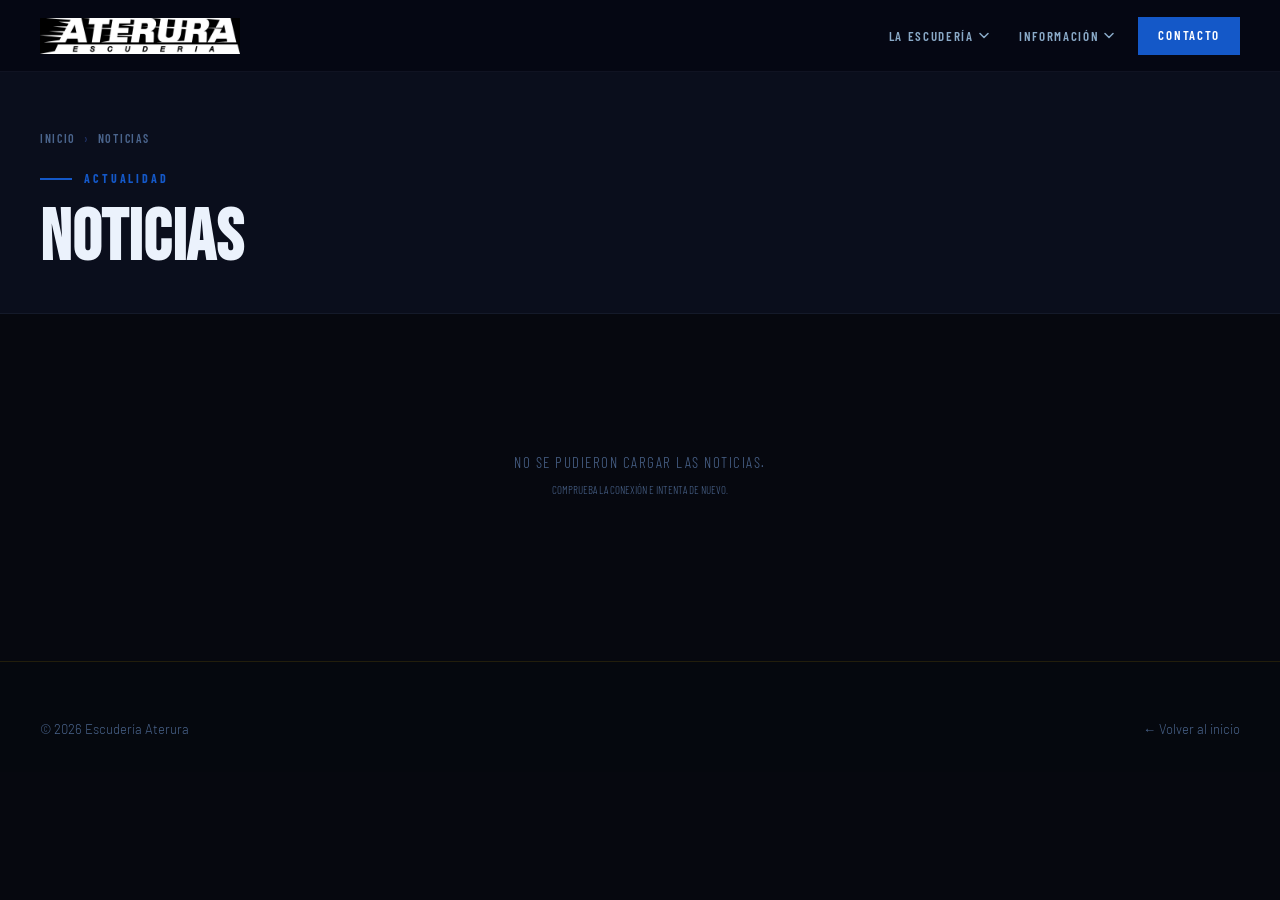
<file: pages/noticias.html>
<!DOCTYPE html>
<html lang="es">
<head>
  <meta charset="UTF-8">
  <meta name="viewport" content="width=device-width, initial-scale=1.0">
  <meta name="description" content="Noticias — Escudería Aterura. Últimas novedades del automovilismo en Gran Canaria.">
  <title>Noticias — Escudería Aterura</title>
  <link rel="preconnect" href="https://fonts.googleapis.com">
  <link rel="preconnect" href="https://fonts.gstatic.com" crossorigin>
  <link href="https://fonts.googleapis.com/css2?family=Bebas+Neue&family=Barlow:ital,wght@0,300;0,400;0,500;0,600;1,300&family=Barlow+Condensed:wght@400;600;700&display=swap" rel="stylesheet">
  <link rel="stylesheet" href="../css/variables.css">
  <link rel="stylesheet" href="../css/base.css">
  <link rel="stylesheet" href="../css/components.css">
  <link rel="stylesheet" href="../css/sections.css">
  <link rel="stylesheet" href="../css/animations.css">
  <link rel="stylesheet" href="../css/nav.css">
  <style>
    .page-hero { background:var(--dark-2); padding:56px 40px 40px; border-bottom:1px solid rgba(138,170,200,0.08); }
    .page-hero-inner { max-width:1280px; margin:0 auto; }
    .breadcrumb { display:flex; align-items:center; gap:8px; font-family:var(--font-condensed); font-size:12px; font-weight:600; letter-spacing:0.14em; text-transform:uppercase; color:var(--muted); margin-bottom:20px; }
    .breadcrumb a { color:inherit; text-decoration:none; transition:color 0.2s; }
    .breadcrumb a:hover { color:var(--gold-light); }
    .news-page-inner { max-width:1280px; margin:0 auto; padding:56px 40px 80px; }
    .news-hero-card { display:grid; grid-template-columns:1fr 1fr; background:var(--dark-3); margin-bottom:3px; cursor:pointer; transition:background 0.2s; }
    .news-hero-card:hover { background:var(--dark-4); }
    .news-hero-img { min-height:320px; position:relative; overflow:hidden; background:var(--dark-4); }
    .news-hero-img img { width:100%; height:100%; object-fit:cover; display:block; }
    .news-hero-img-ph { position:absolute; inset:0; display:flex; align-items:center; justify-content:center; }
    .news-hero-body { padding:40px; display:flex; flex-direction:column; justify-content:center; }
    .news-hero-badge { font-family:var(--font-condensed); font-size:11px; font-weight:700; letter-spacing:0.22em; text-transform:uppercase; color:var(--gold-light); margin-bottom:16px; }
    .news-hero-title { font-family:var(--font-display); font-size:clamp(24px,3vw,40px); line-height:1.0; color:var(--white); margin-bottom:16px; }
    .news-hero-excerpt { font-size:15px; color:var(--light); line-height:1.7; margin-bottom:24px; }
    .news-hero-meta { font-family:var(--font-condensed); font-size:12px; font-weight:600; letter-spacing:0.14em; text-transform:uppercase; color:var(--muted); }
    .news-grid { display:grid; grid-template-columns:repeat(3,1fr); gap:3px; margin-bottom:3px; }
    .news-card { background:var(--dark-3); padding:28px; cursor:pointer; display:flex; flex-direction:column; gap:10px; transition:background 0.2s; }
    .news-card:hover { background:var(--dark-4); }
    .news-card-cat { font-family:var(--font-condensed); font-size:10px; font-weight:700; letter-spacing:0.2em; text-transform:uppercase; color:var(--gold-light); }
    .news-card-title { font-family:var(--font-condensed); font-size:20px; font-weight:700; color:var(--white); line-height:1.2; }
    .news-card-excerpt { font-size:13px; color:var(--muted); line-height:1.6; flex:1; }
    .news-card-date { font-family:var(--font-condensed); font-size:11px; font-weight:600; letter-spacing:0.14em; text-transform:uppercase; color:var(--muted); margin-top:8px; }
    .news-empty { text-align:center; padding:80px 24px; font-family:var(--font-condensed); font-size:15px; letter-spacing:0.1em; text-transform:uppercase; color:var(--muted); }
    .news-loading { text-align:center; padding:80px 24px; color:var(--muted); font-family:var(--font-condensed); font-size:13px; letter-spacing:0.1em; }
    .news-loading::before { content:''; display:block; width:32px; height:32px; border:2px solid rgba(138,170,200,0.15); border-top-color:var(--gold-light); border-radius:50%; margin:0 auto 16px; animation:spin 0.8s linear infinite; }
    @keyframes spin { to { transform:rotate(360deg); } }
    /* Modal */
    .article-modal { display:none; position:fixed; inset:0; z-index:500; background:rgba(6,8,20,0.94); backdrop-filter:blur(8px); overflow-y:auto; padding:40px 24px; }
    .article-modal.open { display:block; }
    .article-modal-inner { max-width:780px; margin:0 auto; background:var(--dark-2); border:1px solid rgba(138,170,200,0.1); border-top:3px solid var(--gold-light); padding:48px; position:relative; }
    .article-close { position:absolute; top:20px; right:20px; background:none; border:1px solid rgba(138,170,200,0.2); color:var(--muted); width:36px; height:36px; font-size:18px; cursor:pointer; display:flex; align-items:center; justify-content:center; transition:all 0.2s; }
    .article-close:hover { border-color:var(--red); color:var(--red); }
    .article-cat { font-family:var(--font-condensed); font-size:11px; font-weight:700; letter-spacing:0.22em; text-transform:uppercase; color:var(--gold-light); margin-bottom:16px; }
    .article-title { font-family:var(--font-display); font-size:clamp(28px,5vw,52px); line-height:0.95; color:var(--white); margin-bottom:20px; }
    .article-meta { font-family:var(--font-condensed); font-size:12px; font-weight:600; letter-spacing:0.14em; text-transform:uppercase; color:var(--muted); margin-bottom:32px; padding-bottom:24px; border-bottom:1px solid rgba(138,170,200,0.08); }
    .article-img { width:100%; max-height:360px; object-fit:cover; display:block; margin-bottom:32px; }
    .article-body { font-size:16px; color:var(--light); line-height:1.85; }
    .article-body p { margin-bottom:20px; }
    @media (max-width:960px) {
      .page-hero { padding:40px 24px 28px; }
      .news-page-inner { padding:40px 24px 60px; }
      .news-hero-card { grid-template-columns:1fr; }
      .news-hero-img { min-height:200px; }
      .news-grid { grid-template-columns:1fr; }
      .article-modal-inner { padding:28px 20px; }
    }
  </style>
</head>
<body>

<!-- NAV -->
<nav id="navbar" role="banner">
  <a href="../index.html" class="nav-logo" aria-label="Escudería Aterura">
    <img src="../img/logo-aterura-white.png" alt="Escudería Aterura" width="160" height="40">
  </a>
  <ul class="nav-desktop" role="menubar">
    <li class="nav-item" role="none">
      <button role="menuitem" aria-haspopup="true" aria-expanded="false" data-dropdown="dd-esc">La Escudería
        <svg class="nav-chevron" viewBox="0 0 10 6" fill="none"><path d="M1 1l4 4 4-4" stroke="currentColor" stroke-width="1.5" stroke-linecap="round" stroke-linejoin="round"/></svg>
      </button>
      <div class="nav-dropdown" id="dd-esc" role="menu">
        <a href="../index.html#escuderia" role="menuitem">Historia</a>
        <a href="../index.html#galeria" role="menuitem">Galería</a>
      </div>
    </li>
    <li class="nav-item" role="none">
      <button role="menuitem" aria-haspopup="true" aria-expanded="false" data-dropdown="dd-info">Información
        <svg class="nav-chevron" viewBox="0 0 10 6" fill="none"><path d="M1 1l4 4 4-4" stroke="currentColor" stroke-width="1.5" stroke-linecap="round" stroke-linejoin="round"/></svg>
      </button>
      <div class="nav-dropdown" id="dd-info" role="menu">
        <a href="noticias.html" role="menuitem" style="color:var(--gold-light)">Noticias</a>
        <a href="clasificaciones.html" role="menuitem">Clasificaciones</a>
        <a href="../index.html#contacto" role="menuitem">Contacto</a>
      </div>
    </li>
    <li class="nav-item nav-cta-item" role="none">
      <a href="../index.html#contacto" role="menuitem">Contacto</a>
    </li>
  </ul>
  <button class="hamburger" id="hamburger" aria-label="Abrir menú" aria-expanded="false" aria-controls="mobileMenu">
    <span></span><span></span><span></span>
  </button>
</nav>
<div class="mobile-overlay" id="mobileOverlay" aria-hidden="true"></div>
<div class="mobile-menu" id="mobileMenu" role="dialog" aria-modal="true">
  <a href="../index.html" class="mob-direct">Inicio</a>
  <a href="noticias.html" class="mob-direct" style="color:var(--gold-light)">Noticias</a>
  <a href="clasificaciones.html" class="mob-direct">Clasificaciones</a>
  <a href="../index.html#contacto" class="mob-direct">Contacto</a>
</div>

<!-- CABECERA -->
<div class="page-hero">
  <div class="page-hero-inner">
    <div class="breadcrumb">
      <a href="../index.html">Inicio</a>
      <span style="color:var(--mid)">›</span>
      <span>Noticias</span>
    </div>
    <div class="section-label">
      <div class="section-label-line"></div>
      <span class="section-label-text">Actualidad</span>
    </div>
    <h1 class="section-title" style="margin-bottom:0;">Noticias</h1>
  </div>
</div>

<!-- CONTENIDO -->
<div class="news-page-inner">
  <div id="newsContainer">
    <div class="news-loading">Cargando noticias…</div>
  </div>
</div>

<!-- MODAL artículo -->
<div class="article-modal" id="articleModal" role="dialog" aria-modal="true">
  <div class="article-modal-inner">
    <button class="article-close" id="articleClose" aria-label="Cerrar">✕</button>
    <div id="articleContent"></div>
  </div>
</div>

<!-- FOOTER -->
<footer>
  <div class="footer-inner">
    <div class="footer-bottom" style="padding-top:0;border-top:none;">
      <span class="footer-copy">&copy; <span id="year"></span> Escudería Aterura</span>
      <a href="../index.html" style="font-size:13px;color:var(--muted);text-decoration:none;">← Volver al inicio</a>
    </div>
  </div>
</footer>

<script>document.getElementById('year').textContent = new Date().getFullYear();</script>
<script src="../data/sync-config.js"></script>
<script src="../js/nav.js"></script>
<script src="../js/animations.js"></script>

<script>
(async function () {
  'use strict';

  const container = document.getElementById('newsContainer');
  const modal     = document.getElementById('articleModal');
  const modalBody = document.getElementById('articleContent');
  const closeBtn  = document.getElementById('articleClose');

  function fmtDate(iso) {
    if (!iso) return '';
    try { return new Date(iso).toLocaleDateString('es-ES', { day:'numeric', month:'long', year:'numeric' }); }
    catch { return iso; }
  }

  function openArticle(n) {
    const imgHtml = n.imagen
      ? `<img src="${n.imagen}" alt="${n.titulo}" class="article-img" onerror="this.style.display='none'">`
      : '';
    const bodyHtml = (n.contenido || n.extracto || '')
      .split('\n\n').filter(Boolean)
      .map(p => `<p>${p.replace(/\n/g,'<br>')}</p>`).join('');
    modalBody.innerHTML = `
      <p class="article-cat">${n.categoria||'Noticias'}</p>
      <h2 class="article-title">${n.titulo}</h2>
      <p class="article-meta">${fmtDate(n.fecha)}${n.autor?` · ${n.autor}`:''}</p>
      ${imgHtml}
      <div class="article-body">${bodyHtml||'<p>Sin contenido.</p>'}</div>`;
    modal.classList.add('open');
    document.body.style.overflow = 'hidden';
  }

  function closeModal() { modal.classList.remove('open'); document.body.style.overflow = ''; }
  closeBtn.addEventListener('click', closeModal);
  modal.addEventListener('click', e => { if (e.target === modal) closeModal(); });
  document.addEventListener('keydown', e => { if (e.key === 'Escape') closeModal(); });

  window._noticiasList = [];
  window.openNoticia = function(id) {
    const n = window._noticiasList.find(x => x.id === id);
    if (n) openArticle(n);
  };

  function renderNoticias(noticias) {
    const pub = noticias
      .filter(n => n.estado === 'publicada')
      .sort((a,b) => new Date(b.fecha) - new Date(a.fecha));

    if (!pub.length) {
      container.innerHTML = '<p class="news-empty">No hay noticias publicadas aún.</p>';
      return;
    }

    window._noticiasList = pub;
    const [dest, ...resto] = pub;

    const imgHero = dest.imagen
      ? `<img src="${dest.imagen}" alt="${dest.titulo}" style="width:100%;height:100%;object-fit:cover;display:block;" onerror="this.parentElement.innerHTML='<div class=news-hero-img-ph><svg width=64 height=64 viewBox=\\'0 0 24 24\\' fill=none><rect x=3 y=3 width=18 height=18 rx=2 stroke=white stroke-width=1/></svg></div>'">`
      : `<div class="news-hero-img-ph"><svg width="64" height="64" viewBox="0 0 24 24" fill="none"><rect x="3" y="3" width="18" height="18" rx="2" stroke="white" stroke-width="1"/><circle cx="8.5" cy="8.5" r="1.5" stroke="white" stroke-width="1"/><path d="M21 15l-5-5L5 21" stroke="white" stroke-width="1" stroke-linecap="round"/></svg></div>`;

    const arrowSvg = `<svg width="14" height="14" viewBox="0 0 16 16" fill="none"><path d="M3 8h10M9 4l4 4-4 4" stroke="currentColor" stroke-width="1.5" stroke-linecap="round" stroke-linejoin="round"/></svg>`;

    let html = `
      <div class="news-hero-card" onclick="openNoticia('${dest.id}')" role="article" tabindex="0" onkeydown="if(event.key==='Enter')this.click()">
        <div class="news-hero-img">${imgHero}</div>
        <div class="news-hero-body">
          <p class="news-hero-badge">— ${dest.categoria||'Noticia destacada'}</p>
          <h2 class="news-hero-title">${dest.titulo}</h2>
          <p class="news-hero-excerpt">${dest.extracto||''}</p>
          <p class="news-hero-meta">${fmtDate(dest.fecha)}${dest.autor?` · ${dest.autor}`:''}</p>
          <div style="margin-top:24px;">
            <span class="btn-primary" style="display:inline-flex;align-items:center;gap:8px;">
              Leer artículo ${arrowSvg}
            </span>
          </div>
        </div>
      </div>`;

    if (resto.length) {
      html += `<div class="news-grid">`;
      resto.forEach(n => {
        html += `<div class="news-card" onclick="openNoticia('${n.id}')" role="article" tabindex="0" onkeydown="if(event.key==='Enter')this.click()">
          <p class="news-card-cat">${n.categoria||'Noticias'}</p>
          <h3 class="news-card-title">${n.titulo}</h3>
          <p class="news-card-excerpt">${n.extracto||''}</p>
          <p class="news-card-date">${fmtDate(n.fecha)}</p>
        </div>`;
      });
      html += `</div>`;
    }

    container.innerHTML = html;
  }

  try {
    const binId  = (typeof SYNC_CONFIG !== 'undefined') ? SYNC_CONFIG.bin_id : '';
    const apiUrl = (typeof SYNC_CONFIG !== 'undefined') ? SYNC_CONFIG.api_url : 'https://api.jsonbin.io/v3/b';
    if (!binId) throw new Error('sin bin_id');
    const res = await fetch(`${apiUrl}/${binId}/latest`);
    if (!res.ok) throw new Error(`HTTP ${res.status}`);
    const json = await res.json();
    renderNoticias(json.record?._noticias || []);
  } catch (e) {
    console.warn('[Noticias]', e.message);
    container.innerHTML = '<p class="news-empty">No se pudieron cargar las noticias.<br><small style="font-size:11px;color:var(--muted);letter-spacing:0">Comprueba la conexión e intenta de nuevo.</small></p>';
  }
})();
</script>

</body>
</html>
</file>
<file: css/variables.css>
/* ═══════════════════════════════════════════════
   ESCUDERÍA ATERURA — variables.css
   Tokens globales de diseño
═══════════════════════════════════════════════ */

:root {
  /* ─── Paleta Canaria Metálica Racing ───────────────────────
     Azul y amarillo de Canarias en versión competición.
     Se mantienen los nombres de variable originales para
     no tener que cambiar referencias en otros archivos.
  ─────────────────────────────────────────────────────────── */

  /* Azul Canario Racing — color de acción principal */
  --red:        #1458C8;
  --red-light:  #2070F0;

  /* Dorado / Amarillo Canario metálico */
  --gold:       #C8980A;
  --gold-light: #F0B800;

  /* Fondos — negro con tinte azul marino profundo */
  --dark:       #06080F;
  --dark-2:     #0A0E1C;
  --dark-3:     #0F1630;
  --dark-4:     #162045;

  /* Bordes y tonos intermedios */
  --mid:        #1E2F60;
  --muted:      #4A648C;
  --light:      #8AAAC8;
  --white:      #EBF2FC;

  /* Tipografía */
  --font-display:   'Bebas Neue', sans-serif;
  --font-condensed: 'Barlow Condensed', sans-serif;
  --font-body:      'Barlow', sans-serif;

  /* Nav height — usada para offset del scroll y secciones */
  --nav-h:     72px;
  --nav-h-sm:  60px;

  /* Espaciado de secciones */
  --section-pad: 100px;

  /* Breakpoints (uso en JS también) */
  --bp-mobile: 960px;
}

/* Reset base */
*, *::before, *::after {
  box-sizing: border-box;
  margin: 0;
  padding: 0;
}

/* Scroll suave con offset para que el nav fijo
   no tape los anclas al navegar */
html {
  scroll-behavior: smooth;
  scroll-padding-top: calc(var(--nav-h) + 16px);
}

/* Scrollbar personalizada */
::-webkit-scrollbar       { width: 4px; }
::-webkit-scrollbar-track { background: var(--dark); }
::-webkit-scrollbar-thumb { background: var(--red); }

/* Selección de texto */
::selection { background: var(--red); color: #fff; }
</file>
<file: css/base.css>
/* ═══════════════════════════════════════════════
   ESCUDERÍA ATERURA — base.css
   Estilos base de cuerpo y tipografía
═══════════════════════════════════════════════ */

body {
  background: var(--dark);
  color: var(--white);
  font-family: var(--font-body);
  font-weight: 300;
  line-height: 1.7;
  overflow-x: hidden;
  /* Offset igual al nav fijo para que el contenido
     no quede tapado en la parte superior */
  padding-top: var(--nav-h);
}

/* En páginas interiores el hero no ocupa pantalla completa,
   así que el padding-top del body ya es suficiente. */

img {
  max-width: 100%;
  display: block;
}

a { color: inherit; }

/* Utilidades de layout */
.section-inner {
  max-width: 1280px;
  margin: 0 auto;
  padding: var(--section-pad) 40px;
}

/* Etiqueta de sección (línea + texto) */
.section-label {
  display: flex;
  align-items: center;
  gap: 12px;
  margin-bottom: 16px;
}
.section-label-line {
  width: 32px;
  height: 2px;
  background: var(--red);
  flex-shrink: 0;
}
.section-label-text {
  font-family: var(--font-condensed);
  font-size: 12px;
  font-weight: 700;
  letter-spacing: 0.24em;
  text-transform: uppercase;
  color: var(--red);
}

/* Título de sección */
.section-title {
  font-family: var(--font-display);
  font-size: clamp(40px, 6vw, 72px);
  line-height: 0.95;
  letter-spacing: 0.01em;
  margin-bottom: 24px;
}

/* Divisor */
.divider {
  border: none;
  border-top: 1px solid rgba(255,255,255,0.07);
}

/* Responsive base */
@media (max-width: 960px) {
  :root { --section-pad: 72px; }

  .section-inner { padding: var(--section-pad) 24px; }
}

@media (max-width: 480px) {
  :root { --section-pad: 56px; }
}
</file>
<file: css/components.css>
/* ═══════════════════════════════════════════════
   ESCUDERÍA ATERURA — components.css
   Botones, badges, cards, formularios, ticker…
═══════════════════════════════════════════════ */

/* ══════════════════
   BOTONES
══════════════════ */
.btn-primary {
  display: inline-flex;
  align-items: center;
  gap: 10px;
  background: var(--red);
  color: #fff;
  font-family: var(--font-condensed);
  font-size: 14px;
  font-weight: 700;
  letter-spacing: 0.14em;
  text-transform: uppercase;
  text-decoration: none;
  padding: 14px 28px;
  border: none;
  cursor: pointer;
  transition: background 0.2s, transform 0.15s;
}

.btn-primary:hover { background: var(--red-light); transform: translateY(-1px); }
.btn-primary svg   { transition: transform 0.2s; }
.btn-primary:hover svg { transform: translateX(4px); }

.btn-ghost {
  display: inline-flex;
  align-items: center;
  gap: 10px;
  background: transparent;
  color: var(--white);
  font-family: var(--font-condensed);
  font-size: 14px;
  font-weight: 600;
  letter-spacing: 0.14em;
  text-transform: uppercase;
  text-decoration: none;
  padding: 14px 28px;
  border: 1px solid rgba(255, 255, 255, 0.2);
  cursor: pointer;
  transition: border-color 0.2s, color 0.2s;
}

.btn-ghost:hover { border-color: var(--red); color: var(--red); }

/* ══════════════════
   BADGES / PILLS
══════════════════ */
.badge {
  display: inline-block;
  font-family: var(--font-condensed);
  font-size: 11px;
  font-weight: 700;
  letter-spacing: 0.18em;
  text-transform: uppercase;
  padding: 4px 10px;
}

.badge-red     { background: var(--red);       color: #fff; }
.badge-gold    { background: var(--gold-light); color: #06080F; font-weight: 800; }
.badge-outline {
  background: transparent;
  border: 1px solid rgba(138, 170, 200, 0.25);
  color: var(--light);
}

/* ══════════════════
   TICKER
══════════════════ */
.ticker {
  background: var(--red);   /* Azul Canario racing */
  overflow: hidden;
  height: 44px;
  display: flex;
  align-items: center;
  border-top: 1px solid rgba(240,184,0,0.2);
  border-bottom: 1px solid rgba(240,184,0,0.2);
}

.ticker-track {
  display: flex;
  animation: ticker 28s linear infinite;
  white-space: nowrap;
}

.ticker-track:hover { animation-play-state: paused; }

.ticker-item {
  display: flex;
  align-items: center;
  gap: 24px;
  padding: 0 32px;
  font-family: var(--font-condensed);
  font-size: 13px;
  font-weight: 700;
  letter-spacing: 0.16em;
  text-transform: uppercase;
  color: rgba(255, 255, 255, 0.9);
}

.ticker-dot {
  width: 5px;
  height: 5px;
  background: rgba(255, 255, 255, 0.5);
  border-radius: 50%;
  flex-shrink: 0;
}

/* ══════════════════
   COMPETITION CARDS
══════════════════ */
.comp-grid {
  display: grid;
  grid-template-columns: repeat(2, 1fr);
  gap: 2px;
  margin-top: 60px;
}

.comp-card {
  position: relative;
  background: var(--dark-3);
  padding: 40px;
  overflow: hidden;
  text-decoration: none;
  display: block;
  transition: background 0.3s;
}

.comp-card:hover { background: var(--dark-4); }

.comp-card-number {
  position: absolute;
  top: -10px;
  right: -10px;
  font-family: var(--font-display);
  font-size: 120px;
  color: rgba(255, 255, 255, 0.04);
  line-height: 1;
  pointer-events: none;
  user-select: none;
}

.comp-card h3 {
  font-family: var(--font-display);
  font-size: 36px;
  line-height: 1;
  color: var(--white);
  margin: 20px 0 12px;
  letter-spacing: 0.02em;
}

.comp-card p {
  font-size: 14px;
  color: var(--muted);
  line-height: 1.6;
  max-width: 320px;
}

.comp-card-meta {
  display: flex;
  gap: 24px;
  margin-top: 28px;
  padding-top: 20px;
  border-top: 1px solid rgba(255, 255, 255, 0.07);
}

.comp-meta-item { display: flex; flex-direction: column; gap: 2px; }

.comp-meta-item .meta-label {
  font-family: var(--font-condensed);
  font-size: 10px;
  font-weight: 700;
  letter-spacing: 0.2em;
  text-transform: uppercase;
  color: var(--muted);
}

.comp-meta-item .meta-val {
  font-family: var(--font-condensed);
  font-size: 15px;
  font-weight: 600;
  color: var(--white);
}

.comp-card-arrow {
  position: absolute;
  bottom: 24px;
  right: 24px;
  width: 36px;
  height: 36px;
  border: 1px solid rgba(255, 255, 255, 0.15);
  display: flex;
  align-items: center;
  justify-content: center;
  color: var(--muted);
  transition: border-color 0.2s, color 0.2s, transform 0.2s;
}

.comp-card:hover .comp-card-arrow {
  border-color: var(--red);
  color: var(--red);
  transform: translate(2px, -2px);
}

/* ══════════════════
   GALERÍA GRID
══════════════════ */
.gallery-grid {
  display: grid;
  grid-template-columns: repeat(12, 1fr);
  grid-auto-rows: 200px;
  gap: 3px;
}

.gallery-item {
  background: var(--dark-4);
  overflow: hidden;
  position: relative;
  cursor: pointer;
}

.gallery-item:nth-child(1) { grid-column: span 7; grid-row: span 2; }
.gallery-item:nth-child(2) { grid-column: span 5; }
.gallery-item:nth-child(3) { grid-column: span 5; }
.gallery-item:nth-child(4) { grid-column: span 4; }
.gallery-item:nth-child(5) { grid-column: span 4; }
.gallery-item:nth-child(6) { grid-column: span 4; }

.gallery-placeholder {
  position: absolute;
  inset: 0;
  display: flex;
  align-items: center;
  justify-content: center;
  background: linear-gradient(135deg, var(--dark-3), var(--dark-4));
}

.gallery-placeholder svg { opacity: 0.15; }

.gallery-overlay {
  position: absolute;
  inset: 0;
  background: linear-gradient(to top, rgba(10,10,10,0.85) 0%, transparent 55%);
  opacity: 0;
  transition: opacity 0.3s;
  display: flex;
  align-items: flex-end;
  padding: 20px;
}

.gallery-item:hover .gallery-overlay { opacity: 1; }

.gallery-overlay-text {
  font-family: var(--font-condensed);
  font-size: 14px;
  font-weight: 600;
  letter-spacing: 0.08em;
  text-transform: uppercase;
  color: var(--white);
}

.gallery-year-tag {
  position: absolute;
  top: 16px;
  left: 16px;
  font-family: var(--font-display);
  font-size: 22px;
  color: rgba(255, 255, 255, 0.12);
  pointer-events: none;
}

/* ══════════════════
   NEWS CARDS
══════════════════ */
.news-grid {
  display: grid;
  grid-template-columns: 2fr 1fr;
  gap: 3px;
  margin-top: 60px;
}

.news-featured {
  background: var(--dark-3);
  padding: 40px;
  position: relative;
  overflow: hidden;
}

.news-featured-badge {
  font-family: var(--font-condensed);
  font-size: 11px;
  font-weight: 700;
  letter-spacing: 0.2em;
  text-transform: uppercase;
  color: var(--gold-light);
  margin-bottom: 16px;
}

.news-featured h3 {
  font-family: var(--font-display);
  font-size: 32px;
  line-height: 1.05;
  color: var(--white);
  margin-bottom: 16px;
}

.news-featured p {
  font-size: 15px;
  color: var(--muted);
  line-height: 1.7;
  margin-bottom: 20px;
}

.news-date {
  font-family: var(--font-condensed);
  font-size: 12px;
  font-weight: 600;
  letter-spacing: 0.14em;
  text-transform: uppercase;
  color: var(--muted);
}

.news-list {
  display: flex;
  flex-direction: column;
  gap: 3px;
}

.news-item {
  background: var(--dark-3);
  padding: 24px 28px;
  text-decoration: none;
  display: flex;
  flex-direction: column;
  gap: 8px;
  flex: 1;
  transition: background 0.2s;
}

.news-item:hover { background: var(--dark-4); }

.news-item-date {
  font-family: var(--font-condensed);
  font-size: 11px;
  font-weight: 700;
  letter-spacing: 0.18em;
  text-transform: uppercase;
  color: var(--gold-light);
}

.news-item h4 {
  font-family: var(--font-condensed);
  font-size: 18px;
  font-weight: 700;
  color: var(--white);
  line-height: 1.2;
}

.news-item p {
  font-size: 13px;
  color: var(--muted);
  line-height: 1.5;
}

/* ══════════════════
   PATROCINADORES SCROLL
══════════════════ */
.sponsors-scroll-outer {
  overflow: hidden;
  margin-top: 48px;
  position: relative;
}

.sponsors-scroll-outer::before,
.sponsors-scroll-outer::after {
  content: '';
  position: absolute;
  top: 0; bottom: 0;
  width: 80px;
  z-index: 2;
  pointer-events: none;
}

.sponsors-scroll-outer::before {
  left: 0;
  background: linear-gradient(to right, var(--dark-2), transparent);
}

.sponsors-scroll-outer::after {
  right: 0;
  background: linear-gradient(to left, var(--dark-2), transparent);
}

.sponsors-track {
  display: flex;
  width: max-content;
  animation: ticker 32s linear infinite;
}

.sponsors-track:hover { animation-play-state: paused; }

.sponsor-logo {
  display: flex;
  align-items: center;
  justify-content: center;
  height: 80px;
  padding: 0 48px;
  border-right: 1px solid rgba(255, 255, 255, 0.06);
}

.sponsor-logo img {
  height: 40px;
  width: auto;
  object-fit: contain;
  filter: brightness(0) invert(1);
  opacity: 0.4;
  transition: opacity 0.2s;
}

.sponsor-logo:hover img { opacity: 0.8; }

.sponsor-logo-text {
  font-family: var(--font-condensed);
  font-size: 15px;
  font-weight: 600;
  letter-spacing: 0.1em;
  color: rgba(255, 255, 255, 0.2);
  white-space: nowrap;
  text-transform: uppercase;
  transition: color 0.2s;
}

.sponsor-logo:hover .sponsor-logo-text { color: rgba(255, 255, 255, 0.5); }

/* ══════════════════
   FORMULARIO
══════════════════ */
.contact-form { display: flex; flex-direction: column; gap: 16px; }

.form-row {
  display: grid;
  grid-template-columns: 1fr 1fr;
  gap: 16px;
}

.form-group { display: flex; flex-direction: column; gap: 6px; }

.form-group label {
  font-family: var(--font-condensed);
  font-size: 12px;
  font-weight: 700;
  letter-spacing: 0.18em;
  text-transform: uppercase;
  color: var(--muted);
}

.form-group input,
.form-group select,
.form-group textarea {
  background: var(--dark-2);
  border: 1px solid rgba(255, 255, 255, 0.08);
  color: var(--white);
  font-family: var(--font-body);
  font-size: 15px;
  font-weight: 300;
  padding: 12px 16px;
  outline: none;
  width: 100%;
  transition: border-color 0.2s;
}

.form-group input::placeholder,
.form-group textarea::placeholder { color: var(--muted); }

.form-group input:focus,
.form-group select:focus,
.form-group textarea:focus { border-color: var(--red); }

.form-group select { appearance: none; cursor: pointer; }
.form-group textarea { resize: vertical; min-height: 120px; }

.form-submit {
  display: flex;
  align-items: center;
  justify-content: space-between;
  margin-top: 8px;
  flex-wrap: wrap;
  gap: 12px;
}

.form-note { font-size: 13px; color: var(--muted); }

.form-message {
  display: none;
  font-family: var(--font-condensed);
  font-size: 14px;
  letter-spacing: 0.06em;
  padding: 12px 16px;
  margin-top: 8px;
}

/* ══════════════════
   SOCIAL LINKS
══════════════════ */
.social-links {
  display: flex;
  gap: 12px;
  margin-top: 36px;
}

.social-link {
  width: 44px;
  height: 44px;
  border: 1px solid rgba(255, 255, 255, 0.12);
  display: flex;
  align-items: center;
  justify-content: center;
  color: var(--muted);
  text-decoration: none;
  transition: border-color 0.2s, color 0.2s, background 0.2s;
}

.social-link:hover {
  border-color: var(--red);
  color: var(--red);
  background: rgba(217, 35, 26, 0.08);
}

/* ══════════════════
   RESPONSIVE
══════════════════ */
@media (max-width: 960px) {
  .comp-grid { grid-template-columns: 1fr; }
  .news-grid { grid-template-columns: 1fr; }
  .form-row  { grid-template-columns: 1fr; }

  .gallery-grid {
    grid-template-columns: 1fr 1fr;
    grid-auto-rows: 180px;
  }
  .gallery-item {
    grid-column: span 1 !important;
    grid-row: span 1 !important;
  }
}

@media (max-width: 480px) {
  .gallery-grid { grid-template-columns: 1fr; }
  .hero-cta     { flex-direction: column; }
}
</file>
<file: css/sections.css>
/* ═══════════════════════════════════════════════
   ESCUDERÍA ATERURA — sections.css
   Hero, Sobre nosotros, Secciones, Footer
═══════════════════════════════════════════════ */

/* ══════════════════
   HERO
══════════════════ */
.hero {
  /* El body ya tiene padding-top = var(--nav-h),
     así que el hero empieza justo debajo de la nav.
     min-height: 100vh hace que ocupe toda la pantalla visible. */
  position: relative;
  min-height: calc(100vh - var(--nav-h));
  display: flex;
  align-items: flex-end;
  overflow: hidden;
}

.hero-bg {
  position: absolute;
  inset: 0;
  background:
    linear-gradient(to bottom,
      rgba(6,8,15,0.30) 0%,
      rgba(6,8,15,0.05) 35%,
      rgba(6,8,15,0.82) 75%,
      var(--dark) 100%),
    linear-gradient(115deg, rgba(20,88,200,0.10) 0%, transparent 55%);
  background-color: #060C20;  /* azul marino profundo */
}

/* Líneas decorativas de velocidad */
.hero-lines {
  position: absolute;
  inset: 0;
  overflow: hidden;
  pointer-events: none;
}

.hero-lines::before {
  content: '';
  position: absolute;
  top: -20%;
  right: -10%;
  width: 70%;
  height: 200%;
  background: repeating-linear-gradient(
    -15deg,
    transparent,
    transparent 60px,
    rgba(255,255,255,0.018) 60px,
    rgba(255,255,255,0.018) 62px
  );
}

/* Textura de ruido sutil */
.hero-texture {
  position: absolute;
  inset: 0;
  background: url("data:image/svg+xml,%3Csvg xmlns='http://www.w3.org/2000/svg' width='200' height='200'%3E%3Cfilter id='n'%3E%3CfeTurbulence type='fractalNoise' baseFrequency='0.7' numOctaves='3' stitchTiles='stitch'/%3E%3CfeColorMatrix type='saturate' values='0'/%3E%3C/filter%3E%3Crect width='200' height='200' filter='url(%23n)' opacity='0.04'/%3E%3C/svg%3E");
  opacity: 0.6;
  pointer-events: none;
}

/* Número grande decorativo */
.hero-number {
  position: absolute;
  right: -20px;
  bottom: 80px;
  font-family: var(--font-display);
  font-size: clamp(180px, 28vw, 380px);
  color: rgba(255, 255, 255, 0.03);
  line-height: 1;
  user-select: none;
  pointer-events: none;
}

/* Imagen del hero (cuando exista) */
.hero-image {
  position: absolute;
  inset: 0;
  background-size: cover;
  background-position: center 30%;
  background-repeat: no-repeat;
}

/* Contenido del hero */
.hero-content {
  position: relative;
  z-index: 2;
  padding: 0 40px 80px;
  max-width: 900px;
}

.hero-eyebrow {
  display: flex;
  align-items: center;
  gap: 12px;
  margin-bottom: 20px;
  animation: fadeUp 0.8s ease both;
}

.hero-eyebrow-line {
  width: 40px;
  height: 2px;
  background: var(--red);
  flex-shrink: 0;
}

.hero-eyebrow-text {
  font-family: var(--font-condensed);
  font-size: 13px;
  font-weight: 600;
  letter-spacing: 0.22em;
  text-transform: uppercase;
  color: var(--red);
}

.hero-title {
  font-family: var(--font-display);
  font-size: clamp(64px, 10vw, 130px);
  line-height: 0.95;
  letter-spacing: 0.01em;
  color: var(--white);
  animation: fadeUp 0.8s 0.1s ease both;
}

/* em es display:block — NO usar <br> junto a él en el HTML
   o aparecerá espacio extra. El line-height del h1 controla
   el espacio entre las tres líneas. */
.hero-title em {
  display: block;
  font-style: normal;
  color: var(--gold-light);   /* Amarillo Canario racing */
  text-shadow: 0 0 60px rgba(240, 184, 0, 0.25);
}

.hero-subtitle {
  margin-top: 24px;
  font-size: 18px;
  font-weight: 300;
  color: var(--light);
  max-width: 480px;
  line-height: 1.6;
  animation: fadeUp 0.8s 0.2s ease both;
}

/* Stats del hero */
.hero-stats {
  display: flex;
  gap: 40px;
  margin-top: 48px;
  animation: fadeUp 0.8s 0.3s ease both;
  flex-wrap: wrap;
}

.hero-stat-num {
  font-family: var(--font-display);
  font-size: 48px;
  line-height: 1;
  color: var(--white);
}

.hero-stat-num span { color: var(--gold-light); }

.hero-stat-label {
  font-family: var(--font-condensed);
  font-size: 12px;
  font-weight: 600;
  letter-spacing: 0.16em;
  text-transform: uppercase;
  color: var(--muted);
  margin-top: 4px;
}

.hero-stat-divider {
  width: 1px;
  background: var(--mid);
  align-self: stretch;
}

.hero-cta {
  display: flex;
  gap: 16px;
  margin-top: 40px;
  animation: fadeUp 0.8s 0.35s ease both;
}

/* Scroll indicator */
.scroll-indicator {
  position: absolute;
  bottom: 32px;
  right: 40px;
  display: flex;
  flex-direction: column;
  align-items: center;
  gap: 8px;
  animation: fadeUp 1s 0.5s ease both;
}

.scroll-indicator span {
  font-family: var(--font-condensed);
  font-size: 10px;
  font-weight: 600;
  letter-spacing: 0.2em;
  text-transform: uppercase;
  color: var(--muted);
  writing-mode: vertical-rl;
}

.scroll-line {
  width: 1px;
  height: 48px;
  background: linear-gradient(to bottom, var(--gold-light), transparent);
  animation: scrollPulse 2s ease infinite;
}

/* ══════════════════
   ABOUT / ESCUDERÍA
══════════════════ */
.about { background: var(--dark-2); }

.about-grid {
  display: grid;
  grid-template-columns: 1fr 1fr;
  gap: 80px;
  align-items: start;
}

.about-text p {
  color: var(--light);
  font-size: 16px;
  line-height: 1.8;
  margin-bottom: 20px;
}

.about-text p:last-child { margin-bottom: 0; }

.about-highlight {
  font-family: var(--font-condensed);
  font-size: 22px;
  font-weight: 600;
  color: var(--white);
  line-height: 1.4;
  border-left: 3px solid var(--gold-light);
  padding-left: 20px;
  margin: 32px 0;
  font-style: italic;
}

/* Timeline de hitos */
.about-milestones { display: flex; flex-direction: column; }

.milestone {
  display: flex;
  gap: 24px;
  padding: 24px 0;
  border-bottom: 1px solid rgba(255, 255, 255, 0.07);
}

.milestone:last-child { border-bottom: none; }

.milestone-year {
  font-family: var(--font-display);
  font-size: 32px;
  color: var(--gold-light);
  line-height: 1;
  min-width: 70px;
  flex-shrink: 0;
}

.milestone-content h3 {
  font-family: var(--font-condensed);
  font-size: 16px;
  font-weight: 700;
  letter-spacing: 0.06em;
  text-transform: uppercase;
  color: var(--white);
  margin-bottom: 4px;
}

.milestone-content p {
  font-size: 14px;
  color: var(--muted);
  line-height: 1.5;
}

/* ══════════════════
   COMPETICIONES
══════════════════ */
.competiciones { background: var(--dark); }

/* ══════════════════
   GALERÍA
══════════════════ */
.galeria { background: var(--dark-2); }

.gallery-header {
  display: flex;
  align-items: flex-end;
  justify-content: space-between;
  margin-bottom: 48px;
  gap: 24px;
  flex-wrap: wrap;
}

/* ══════════════════
   NOTICIAS
══════════════════ */
.noticias { background: var(--dark); }

.news-header {
  display: flex;
  align-items: flex-end;
  justify-content: space-between;
  flex-wrap: wrap;
  gap: 24px;
  margin-bottom: 0;
}

/* ══════════════════
   PATROCINADORES
══════════════════ */
.sponsors { background: var(--dark-2); overflow: hidden; }

.sponsors-label-center {
  display: flex;
  align-items: center;
  gap: 16px;
  justify-content: center;
  margin-bottom: 0;
}

.sponsors-label-center .section-label-line { flex: 1; max-width: 80px; }

/* ══════════════════
   CONTACTO
══════════════════ */
.contacto { background: var(--dark-3); }

.contact-grid {
  display: grid;
  grid-template-columns: 1fr 1fr;
  gap: 80px;
  align-items: start;
}

.contact-info p {
  font-size: 16px;
  color: var(--light);
  line-height: 1.7;
  margin-bottom: 32px;
}

.contact-detail {
  display: flex;
  align-items: center;
  gap: 14px;
  margin-bottom: 16px;
}

.contact-detail-icon {
  width: 40px;
  height: 40px;
  background: rgba(217, 35, 26, 0.12);
  display: flex;
  align-items: center;
  justify-content: center;
  flex-shrink: 0;
}

.contact-detail-icon svg { color: var(--red); }

.contact-detail-text {
  font-family: var(--font-condensed);
  font-size: 15px;
  color: var(--light);
}

.contact-detail-text a {
  text-decoration: none;
  color: inherit;
  transition: color 0.2s;
}
.contact-detail-text a:hover { color: var(--red); }

/* ══════════════════
   FOOTER
══════════════════ */
footer {
  /* Azul marino más oscuro que el resto de secciones,
     coherente con el nav — no negro puro */
  background: #05080E;
  border-top: 1px solid rgba(240, 184, 0, 0.12);
}

.footer-inner {
  max-width: 1280px;
  margin: 0 auto;
  padding: 56px 40px 32px;
}

.footer-top {
  display: flex;
  justify-content: space-between;
  align-items: flex-start;
  gap: 40px;
  flex-wrap: wrap;
  margin-bottom: 48px;
}

.footer-brand p {
  font-size: 14px;
  color: var(--muted);
  line-height: 1.6;
  max-width: 280px;
  margin-top: 16px;
}

.footer-nav {
  display: flex;
  gap: 60px;
  flex-wrap: wrap;
}

.footer-nav-group h5 {
  font-family: var(--font-condensed);
  font-size: 12px;
  font-weight: 700;
  letter-spacing: 0.2em;
  text-transform: uppercase;
  color: var(--muted);
  margin-bottom: 16px;
}

.footer-nav-group ul {
  list-style: none;
  display: flex;
  flex-direction: column;
  gap: 10px;
}

.footer-nav-group a {
  font-size: 14px;
  color: var(--light);
  text-decoration: none;
  transition: color 0.2s;
}

.footer-nav-group a:hover { color: var(--red); }

.footer-bottom {
  display: flex;
  justify-content: space-between;
  align-items: center;
  padding-top: 24px;
  border-top: 1px solid rgba(255, 255, 255, 0.05);
  flex-wrap: wrap;
  gap: 12px;
}

.footer-copy { font-size: 13px; color: var(--muted); }

.footer-legal { display: flex; gap: 24px; }

.footer-legal a {
  font-size: 13px;
  color: var(--muted);
  text-decoration: none;
  transition: color 0.2s;
}

.footer-legal a:hover { color: var(--white); }

/* ══════════════════
   RESPONSIVE SECTIONS
══════════════════ */
@media (max-width: 960px) {
  .hero-content  { padding: 0 24px 72px; }
  .hero-stats    { gap: 24px; }
  .hero-number   { font-size: 180px; right: -10px; }
  .scroll-indicator { right: 24px; }

  .about-grid    { grid-template-columns: 1fr; gap: 48px; }
  .contact-grid  { grid-template-columns: 1fr; gap: 48px; }

  .footer-top    { flex-direction: column; }
  .footer-nav    { gap: 32px; }
  .footer-bottom { flex-direction: column; align-items: flex-start; }
  .footer-inner  { padding: 48px 24px 28px; }
}

@media (max-width: 480px) {
  .hero-title { font-size: 56px; }
}
</file>
<file: css/animations.css>
/* ═══════════════════════════════════════════════
   ESCUDERÍA ATERURA — animations.css
   Keyframes y clases de animación
═══════════════════════════════════════════════ */

/* ── Keyframes ── */
@keyframes fadeUp {
  from { opacity: 0; transform: translateY(24px); }
  to   { opacity: 1; transform: translateY(0); }
}

@keyframes ticker {
  from { transform: translateX(0); }
  to   { transform: translateX(-50%); }
}

@keyframes scrollPulse {
  0%, 100% { opacity: 1; }
  50%       { opacity: 0.3; }
}

@keyframes fadeIn {
  from { opacity: 0; }
  to   { opacity: 1; }
}

/* ── Scroll reveal ── */
.reveal {
  opacity: 0;
  transform: translateY(32px);
  transition: opacity 0.7s ease, transform 0.7s ease;
}

.reveal.visible {
  opacity: 1;
  transform: translateY(0);
}

/* Delays escalonados */
.reveal-delay-1 { transition-delay: 0.10s; }
.reveal-delay-2 { transition-delay: 0.20s; }
.reveal-delay-3 { transition-delay: 0.30s; }
.reveal-delay-4 { transition-delay: 0.40s; }

/* Variante: sin movimiento vertical (solo fade) */
.reveal-fade {
  opacity: 0;
  transition: opacity 0.8s ease;
}
.reveal-fade.visible { opacity: 1; }

/* Respetar preferencias de accesibilidad */
@media (prefers-reduced-motion: reduce) {
  .reveal,
  .reveal-fade {
    opacity: 1;
    transform: none;
    transition: none;
  }

  .ticker-track,
  .sponsors-track { animation: none; }
}
</file>
<file: css/nav.css>
/* ═══════════════════════════════════════════════
   ESCUDERÍA ATERURA — nav.css
   Barra de navegación, dropdowns y menú móvil
═══════════════════════════════════════════════ */

/* ══════════════════
   BARRA PRINCIPAL
══════════════════ */
#navbar {
  position: fixed;
  top: 0; left: 0; right: 0;
  z-index: 200;
  display: flex;
  align-items: center;
  justify-content: space-between;
  padding: 0 40px;
  height: var(--nav-h);
  /* Azul marino profundo — no negro puro */
  background: rgba(6, 8, 20, 0.97);
  backdrop-filter: blur(16px);
  -webkit-backdrop-filter: blur(16px);
  border-bottom: 1px solid rgba(138, 170, 200, 0.08);
  transition: height 0.3s ease, border-color 0.3s ease, box-shadow 0.3s ease;
}

/* Al hacer scroll: línea dorada metálica + sombra azul */
#navbar.scrolled {
  height: var(--nav-h-sm);
  border-bottom: 1px solid rgba(240, 184, 0, 0.55);
  box-shadow:
    0 1px 0  rgba(240, 184, 0, 0.12),
    0 8px 32px rgba(6, 8, 20, 0.9);
}

/* ══════════════════
   LOGO
══════════════════ */
.nav-logo {
  display: flex;
  align-items: center;
  text-decoration: none;
  flex-shrink: 0;
  height: 100%;
}

.nav-logo img {
  height: 36px;
  width: auto;
  object-fit: contain;
  transition: height 0.3s ease, opacity 0.2s;
}

.nav-logo:hover img { opacity: 0.85; }

#navbar.scrolled .nav-logo img { height: 28px; }

/* ══════════════════
   DESKTOP NAV
══════════════════ */
.nav-desktop {
  display: flex;
  align-items: center;
  gap: 2px;
  list-style: none;
  height: 100%;
}

/* Item raíz */
.nav-item {
  position: relative;
  height: 100%;
  display: flex;
  align-items: center;
}

/* Botón / enlace raíz */
.nav-item > a,
.nav-item > button {
  display: flex;
  align-items: center;
  gap: 5px;
  height: 100%;
  padding: 0 14px;
  font-family: var(--font-condensed);
  font-size: 13px;
  font-weight: 600;
  letter-spacing: 0.13em;
  text-transform: uppercase;
  color: var(--light);
  text-decoration: none;
  background: none;
  border: none;
  cursor: pointer;
  white-space: nowrap;
  position: relative;
  transition: color 0.2s;
}

.nav-item > a:hover,
.nav-item > button:hover,
.nav-item.open > button { color: var(--white); }

/* Línea roja inferior como indicador */
.nav-item > a::after,
.nav-item > button::after {
  content: '';
  position: absolute;
  bottom: 0;
  left: 14px;
  right: 14px;
  height: 2px;
  background: var(--red);
  transform: scaleX(0);
  transform-origin: center;
  transition: transform 0.22s ease;
}
.nav-item > a:hover::after,
.nav-item > button:hover::after,
.nav-item.open > button::after { transform: scaleX(1); }

/* Chevron */
.nav-chevron {
  width: 10px;
  height: 7px;
  flex-shrink: 0;
  transition: transform 0.25s ease;
}
.nav-item.open .nav-chevron { transform: rotate(180deg); }

/* CTA Contacto */
.nav-item.nav-cta-item { margin-left: 8px; }
.nav-item.nav-cta-item > a {
  background: var(--red);
  color: #fff;
  padding: 0 20px;
  height: 38px;
  align-self: center;
  transition: background 0.2s;
}
.nav-item.nav-cta-item > a:hover { background: var(--red-light); }
.nav-item.nav-cta-item > a::after { display: none; }

/* ══════════════════
   DROPDOWN PANEL
══════════════════ */
.nav-dropdown {
  position: absolute;
  top: calc(100% + 1px);
  left: 0;
  min-width: 220px;
  /* Azul marino profundo, coherente con el nav */
  background: #080C1C;
  border: 1px solid rgba(138, 170, 200, 0.10);
  border-top: 2px solid var(--gold-light);
  padding: 8px 0;

  opacity: 0;
  visibility: hidden;
  transform: translateY(-8px);
  transition: opacity 0.22s ease, transform 0.22s ease, visibility 0.22s;
  pointer-events: none;
  z-index: 300;
}

.nav-item.open .nav-dropdown {
  opacity: 1;
  visibility: visible;
  transform: translateY(0);
  pointer-events: auto;
}

/* Enlace dentro del dropdown */
.nav-dropdown a {
  display: flex;
  align-items: center;
  gap: 10px;
  padding: 10px 20px;
  font-family: var(--font-condensed);
  font-size: 13px;
  font-weight: 500;
  letter-spacing: 0.08em;
  text-transform: uppercase;
  color: var(--light);
  text-decoration: none;
  white-space: nowrap;
  transition: color 0.15s, background 0.15s, padding-left 0.18s;
}

.nav-dropdown a:hover {
  color: var(--white);
  background: rgba(20, 88, 200, 0.10);
  padding-left: 26px;
}

/* Icono del enlace */
.dd-icon {
  width: 16px;
  height: 16px;
  flex-shrink: 0;
  color: var(--muted);
  transition: color 0.15s;
}
.nav-dropdown a:hover .dd-icon { color: var(--gold-light); }

/* Separador dentro del dropdown */
.dd-sep {
  height: 1px;
  background: rgba(255, 255, 255, 0.06);
  margin: 6px 0;
}

/* Variante Redes Sociales */
.nav-dropdown.dd-social { min-width: 190px; }

/* ══════════════════
   HAMBURGER — solo móvil
══════════════════ */
.hamburger {
  display: none;
  flex-direction: column;
  gap: 5px;
  cursor: pointer;
  padding: 6px;
  background: none;
  border: none;
  z-index: 201;
}

.hamburger span {
  display: block;
  width: 26px;
  height: 2px;
  background: var(--white);
  transition: all 0.3s ease;
}

.hamburger.open span:nth-child(1) { transform: translateY(7px) rotate(45deg); }
.hamburger.open span:nth-child(2) { opacity: 0; transform: scaleX(0); }
.hamburger.open span:nth-child(3) { transform: translateY(-7px) rotate(-45deg); }

/* ══════════════════
   MENÚ MÓVIL — panel deslizante
══════════════════ */
.mobile-menu {
  display: none;
  position: fixed;
  top: 0; right: 0; bottom: 0;
  width: min(320px, 88vw);
  /* Mismo azul marino profundo que el nav */
  background: #080C1C;
  border-left: 1px solid rgba(240, 184, 0, 0.15);
  z-index: 199;
  overflow-y: auto;
  transform: translateX(100%);
  transition: transform 0.35s cubic-bezier(0.4, 0, 0.2, 1);
  flex-direction: column;
  padding-top: var(--nav-h);
  padding-bottom: 40px;
}

.mobile-menu.open {
  display: flex;
  transform: translateX(0);
}

/* Overlay oscuro detrás del menú */
.mobile-overlay {
  display: none;
  position: fixed;
  inset: 0;
  background: rgba(6, 8, 20, 0.75);
  z-index: 198;
  cursor: pointer;
}

.mobile-overlay.open { display: block; }

/* Grupo / sección en móvil */
.mob-group { border-bottom: 1px solid rgba(138, 170, 200, 0.08); }

.mob-group-btn {
  width: 100%;
  display: flex;
  align-items: center;
  justify-content: space-between;
  padding: 16px 28px;
  background: none;
  border: none;
  cursor: pointer;
  font-family: var(--font-condensed);
  font-size: 14px;
  font-weight: 700;
  letter-spacing: 0.16em;
  text-transform: uppercase;
  color: var(--light);
  text-align: left;
  transition: color 0.2s;
}

.mob-group-btn:hover { color: var(--white); }

.mob-group-btn svg {
  flex-shrink: 0;
  transition: transform 0.25s ease;
}
.mob-group-btn.open svg { transform: rotate(180deg); }

/* Sub-menú acordeón */
.mob-sub {
  display: none;
  flex-direction: column;
  background: rgba(20, 88, 200, 0.06);
  border-top: 1px solid rgba(138, 170, 200, 0.06);
}

.mob-sub.open { display: flex; }

.mob-sub a {
  display: flex;
  align-items: center;
  gap: 10px;
  padding: 12px 36px;
  font-family: var(--font-condensed);
  font-size: 13px;
  font-weight: 500;
  letter-spacing: 0.1em;
  text-transform: uppercase;
  color: var(--muted);
  text-decoration: none;
  transition: color 0.15s, padding-left 0.18s;
}

.mob-sub a:hover { color: var(--white); padding-left: 44px; }

.mob-sub a svg {
  width: 16px;
  height: 16px;
  flex-shrink: 0;
  color: var(--gold-light);
}

/* Enlace directo sin subgrupo */
.mob-direct {
  display: flex;
  align-items: center;
  padding: 16px 28px;
  font-family: var(--font-condensed);
  font-size: 14px;
  font-weight: 700;
  letter-spacing: 0.16em;
  text-transform: uppercase;
  color: var(--light);
  text-decoration: none;
  border-bottom: 1px solid rgba(138, 170, 200, 0.08);
  transition: color 0.2s;
}

.mob-direct:hover { color: var(--white); }

/* Botón CTA en móvil */
.mob-cta { margin: 24px 28px 0; }

.mob-cta a {
  display: flex;
  align-items: center;
  justify-content: center;
  gap: 8px;
  background: var(--red);
  color: #fff;
  font-family: var(--font-condensed);
  font-size: 14px;
  font-weight: 700;
  letter-spacing: 0.14em;
  text-transform: uppercase;
  text-decoration: none;
  padding: 14px 24px;
  transition: background 0.2s;
}

.mob-cta a:hover { background: var(--red-light); }

/* ══════════════════
   RESPONSIVE
══════════════════ */
@media (max-width: 960px) {
  #navbar { padding: 0 24px; }

  .nav-desktop { display: none; }
  .hamburger  { display: flex; }
}
</file>
<file: css/clasificaciones.css>
/* ═══════════════════════════════════════════════════════════
   ESCUDERÍA ATERURA — css/clasificaciones.css
   Estilos propios de la pantalla de clasificaciones
═══════════════════════════════════════════════════════════ */

/* ══════════════════
   CABECERA DE PÁGINA
══════════════════ */
.page-hero {
  background: var(--dark-2);
  padding: 56px 40px 40px;
  border-bottom: 1px solid rgba(138,170,200,0.08);
}
.page-hero-inner { max-width: 1280px; margin: 0 auto; }

.breadcrumb {
  display: flex;
  align-items: center;
  gap: 8px;
  font-family: var(--font-condensed);
  font-size: 12px;
  font-weight: 600;
  letter-spacing: 0.14em;
  text-transform: uppercase;
  color: var(--muted);
  margin-bottom: 20px;
}
.breadcrumb a { color: inherit; text-decoration: none; transition: color 0.2s; }
.breadcrumb a:hover { color: var(--gold-light); }
.breadcrumb-sep { color: var(--mid); }

/* ══════════════════
   PESTAÑAS DE CAMPEONATO (nivel 1)
══════════════════ */
.st-championships {
  background: var(--dark-2);
  border-bottom: 1px solid rgba(138,170,200,0.07);
  position: sticky;
  top: var(--nav-h);
  z-index: 50;
}
.st-championships-inner {
  max-width: 1280px;
  margin: 0 auto;
  padding: 0 40px;
  display: flex;
  gap: 0;
  overflow-x: auto;
  scrollbar-width: none;
}
.st-championships-inner::-webkit-scrollbar { display: none; }

.st-champ-btn {
  display: flex;
  align-items: center;
  gap: 8px;
  padding: 0 24px;
  height: 52px;
  background: none;
  border: none;
  border-bottom: 3px solid transparent;
  font-family: var(--font-condensed);
  font-size: 14px;
  font-weight: 700;
  letter-spacing: 0.12em;
  text-transform: uppercase;
  color: var(--muted);
  cursor: pointer;
  white-space: nowrap;
  transition: color 0.2s, border-color 0.2s;
  flex-shrink: 0;
}
.st-champ-btn:hover { color: var(--light); }
.st-champ-btn.active {
  color: var(--gold-light);
  border-bottom-color: var(--gold-light);
}
.st-champ-icon { font-size: 16px; }

/* ══════════════════
   DISCIPLINAS (nivel 2)
══════════════════ */
.st-disciplines {
  background: var(--dark-3);
  border-bottom: 1px solid rgba(138,170,200,0.06);
}
.st-disciplines-inner {
  max-width: 1280px;
  margin: 0 auto;
  padding: 0 40px;
  display: flex;
  gap: 4px;
  overflow-x: auto;
  scrollbar-width: none;
}
.st-disciplines-inner::-webkit-scrollbar { display: none; }

.st-disc-btn {
  padding: 0 20px;
  height: 44px;
  background: none;
  border: none;
  border-bottom: 2px solid transparent;
  font-family: var(--font-condensed);
  font-size: 13px;
  font-weight: 600;
  letter-spacing: 0.12em;
  text-transform: uppercase;
  color: var(--muted);
  cursor: pointer;
  white-space: nowrap;
  flex-shrink: 0;
  transition: color 0.2s, border-color 0.2s;
}
.st-disc-btn:hover { color: var(--light); }
.st-disc-btn.active { color: var(--white); border-bottom-color: var(--red); }

/* ══════════════════
   CATEGORÍAS (nivel 3)
══════════════════ */
.st-categories {
  max-width: 1280px;
  margin: 0 auto;
  padding: 20px 40px 0;
  display: flex;
  gap: 8px;
  flex-wrap: wrap;
}

.st-cat-btn {
  padding: 6px 18px;
  background: transparent;
  border: 1px solid rgba(138,170,200,0.15);
  font-family: var(--font-condensed);
  font-size: 12px;
  font-weight: 600;
  letter-spacing: 0.14em;
  text-transform: uppercase;
  color: var(--muted);
  cursor: pointer;
  transition: all 0.2s;
}
.st-cat-btn:hover { border-color: rgba(138,170,200,0.35); color: var(--light); }
.st-cat-btn.active {
  background: var(--red);
  border-color: var(--red);
  color: #fff;
}

/* ══════════════════
   BARRA DE ESTADO
══════════════════ */
.st-statusbar {
  max-width: 1280px;
  margin: 16px auto 0;
  padding: 0 40px;
  display: flex;
  align-items: center;
  justify-content: space-between;
  flex-wrap: wrap;
  gap: 12px;
}

.st-status-ok {
  display: flex;
  align-items: center;
  gap: 8px;
  font-family: var(--font-condensed);
  font-size: 12px;
  letter-spacing: 0.08em;
  color: var(--muted);
}
.st-status-ok strong { color: var(--light); }

.st-status-dot {
  width: 7px;
  height: 7px;
  background: #3CB371;
  border-radius: 50%;
  flex-shrink: 0;
  animation: statusPulse 3s ease infinite;
}

.st-status-demo {
  font-family: var(--font-condensed);
  font-size: 12px;
  letter-spacing: 0.08em;
  color: var(--gold-light);
  background: rgba(240,184,0,0.08);
  border: 1px solid rgba(240,184,0,0.2);
  padding: 4px 12px;
}

@keyframes statusPulse {
  0%, 100% { opacity: 1; }
  50%       { opacity: 0.5; }
}

.st-refresh-btn {
  display: flex;
  align-items: center;
  gap: 6px;
  padding: 6px 14px;
  background: transparent;
  border: 1px solid rgba(138,170,200,0.2);
  font-family: var(--font-condensed);
  font-size: 12px;
  font-weight: 600;
  letter-spacing: 0.12em;
  text-transform: uppercase;
  color: var(--muted);
  cursor: pointer;
  transition: all 0.2s;
}
.st-refresh-btn:hover { border-color: var(--gold-light); color: var(--gold-light); }
.st-refresh-btn.loading { opacity: 0.5; pointer-events: none; }
.st-refresh-icon { display: inline-block; transition: transform 0.6s; }
.st-refresh-btn.loading .st-refresh-icon { animation: spin 0.8s linear infinite; }

@keyframes spin { to { transform: rotate(360deg); } }

/* ══════════════════
   TABLA DE CLASIFICACIÓN
══════════════════ */
.st-container {
  max-width: 1280px;
  margin: 0 auto;
  padding: 20px 40px 80px;
}

.st-table-wrap {
  overflow-x: auto;
  border: 1px solid rgba(138,170,200,0.07);
  margin-top: 0;
}

.st-table {
  width: 100%;
  border-collapse: collapse;
  font-family: var(--font-condensed);
  font-size: 14px;
  table-layout: auto;
}

.st-table thead tr:first-child th {
  background: var(--dark-3);
  color: var(--muted);
  font-size: 11px;
  font-weight: 700;
  letter-spacing: 0.18em;
  text-transform: uppercase;
  padding: 12px 10px;
  text-align: left;
  border-bottom: 1px solid rgba(138,170,200,0.08);
  white-space: nowrap;
}

.st-th-pos  { width: 52px;   text-align: center !important; }
.st-th-name { min-width: 180px; }
.st-th-veh  { min-width: 140px; color: var(--muted); }
.st-th-round, .st-th-total { width: 46px; text-align: center !important; }
.st-th-total { color: var(--gold-light) !important; }

/* Fila con nombres de pruebas */
.st-rounds-row td {
  background: var(--dark-4);
  font-size: 10px;
  font-weight: 700;
  letter-spacing: 0.1em;
  text-transform: uppercase;
  color: rgba(138,170,200,0.5);
  padding: 6px 10px;
  text-align: center;
  white-space: nowrap;
  max-width: 60px;
  overflow: hidden;
  text-overflow: ellipsis;
}

/* Filas de datos */
.st-row {
  border-bottom: 1px solid rgba(138,170,200,0.05);
  transition: background 0.15s;
}
.st-row:hover { background: rgba(20,88,200,0.06); }

/* Pódium */
.st-row-p1 { background: rgba(240,184,0,0.05); }
.st-row-p1:hover { background: rgba(240,184,0,0.09); }
.st-row-p2 { background: rgba(138,170,200,0.04); }
.st-row-p3 { background: rgba(138,170,200,0.02); }

.st-row td { padding: 12px 10px; vertical-align: middle; }

/* Posición */
.st-pos { text-align: center; width: 52px; }
.st-pos-num {
  font-family: var(--font-display);
  font-size: 22px;
  color: var(--white);
  line-height: 1;
  display: block;
}
.st-row-p1 .st-pos-num { color: var(--gold-light); }
.st-row-p2 .st-pos-num { color: var(--light); }

.st-leader-dot {
  display: inline-block;
  width: 6px;
  height: 6px;
  background: var(--gold-light);
  border-radius: 50%;
  margin-top: 2px;
}

/* Nombre */
.st-name { min-width: 180px; }
.st-piloto {
  display: block;
  font-size: 14px;
  font-weight: 700;
  letter-spacing: 0.04em;
  color: var(--white);
  line-height: 1.2;
}
.st-copiloto {
  display: block;
  font-size: 12px;
  font-weight: 400;
  color: var(--muted);
  margin-top: 2px;
}
.st-equipo {
  display: block;
  font-size: 11px;
  font-weight: 400;
  color: var(--red);
  margin-top: 3px;
  letter-spacing: 0.06em;
  text-transform: uppercase;
}

/* Vehículo */
.st-veh {
  font-size: 12px;
  color: var(--muted);
  font-weight: 400;
  white-space: nowrap;
}

/* Puntos por prueba */
.st-pt {
  text-align: center;
  font-size: 13px;
  font-weight: 500;
  color: var(--light);
  min-width: 38px;
}
.st-pt-best {
  color: var(--gold-light);
  font-weight: 700;
  background: rgba(240,184,0,0.06);
}
.st-pt-dns {
  color: var(--mid);
  font-size: 11px;
  font-weight: 400;
}

/* Total */
.st-total {
  text-align: center;
  border-left: 1px solid rgba(138,170,200,0.08);
}
.st-total strong {
  font-family: var(--font-display);
  font-size: 20px;
  color: var(--white);
}
.st-row-p1 .st-total strong { color: var(--gold-light); }

/* Estado vacío / cargando */
.st-empty, .st-loading {
  text-align: center;
  padding: 60px 24px;
  font-family: var(--font-condensed);
  font-size: 15px;
  font-weight: 500;
  letter-spacing: 0.08em;
  color: var(--muted);
}
.st-loading::before {
  content: '';
  display: block;
  width: 32px;
  height: 32px;
  border: 2px solid rgba(138,170,200,0.15);
  border-top-color: var(--gold-light);
  border-radius: 50%;
  margin: 0 auto 16px;
  animation: spin 0.8s linear infinite;
}

/* ══════════════════
   PRÓXIMO RALLY — widget cuenta atrás
══════════════════ */
.next-rally-bar {
  background: linear-gradient(90deg, rgba(20,88,200,0.12) 0%, rgba(240,184,0,0.06) 100%);
  border-top: 1px solid rgba(240,184,0,0.15);
  border-bottom: 1px solid rgba(20,88,200,0.15);
}

.next-rally-inner {
  max-width: 1280px;
  margin: 0 auto;
  padding: 18px 40px;
  display: flex;
  align-items: center;
  gap: 32px;
  flex-wrap: wrap;
}

.next-rally-label {
  font-family: var(--font-condensed);
  font-size: 11px;
  font-weight: 700;
  letter-spacing: 0.22em;
  text-transform: uppercase;
  color: var(--gold-light);
  flex-shrink: 0;
}

.next-rally-name {
  font-family: var(--font-display);
  font-size: 22px;
  color: var(--white);
  letter-spacing: 0.02em;
  line-height: 1;
}

.next-rally-meta {
  font-family: var(--font-condensed);
  font-size: 12px;
  color: var(--muted);
  margin-top: 3px;
  letter-spacing: 0.08em;
}

.next-rally-countdown {
  display: flex;
  gap: 12px;
  margin-left: auto;
  flex-shrink: 0;
}

.cd-unit {
  display: flex;
  flex-direction: column;
  align-items: center;
  gap: 2px;
  min-width: 52px;
}

.cd-num {
  font-family: var(--font-display);
  font-size: 32px;
  line-height: 1;
  color: var(--white);
  background: rgba(6,8,20,0.6);
  border: 1px solid rgba(240,184,0,0.2);
  width: 56px;
  text-align: center;
  padding: 6px 0 4px;
  transition: color 0.5s;
}

.cd-num.pulse { color: var(--gold-light); }

.cd-label {
  font-family: var(--font-condensed);
  font-size: 10px;
  font-weight: 700;
  letter-spacing: 0.16em;
  text-transform: uppercase;
  color: var(--muted);
}

.cd-sep {
  font-family: var(--font-display);
  font-size: 28px;
  color: var(--mid);
  align-self: flex-start;
  padding-top: 8px;
  line-height: 1;
}

@media (max-width: 960px) {
  .next-rally-inner { padding: 14px 24px; gap: 16px; }
  .next-rally-countdown { gap: 8px; }
  .cd-num { font-size: 24px; width: 44px; }
  .next-rally-name { font-size: 18px; }
}

@media (max-width: 480px) {
  .next-rally-countdown { margin-left: 0; }
  .next-rally-label { display: none; }
}

/* ══════════════════
   RESPONSIVE
══════════════════ */
@media (max-width: 960px) {
  .page-hero        { padding: 40px 24px 28px; }
  .st-championships-inner,
  .st-disciplines-inner { padding: 0 24px; }
  .st-categories    { padding: 16px 24px 0; }
  .st-statusbar     { padding: 12px 24px 0; }
  .st-container     { padding: 16px 24px 60px; }
  .st-config-box    { margin: 0 24px 20px; }
  .st-th-veh        { display: none; }
  .st-veh           { display: none; }
  .st-champ-btn     { padding: 0 16px; }
}

@media (max-width: 480px) {
  .st-table         { font-size: 12px; }
  .st-pos-num       { font-size: 18px; }
  .st-total strong  { font-size: 16px; }
}
</file>
